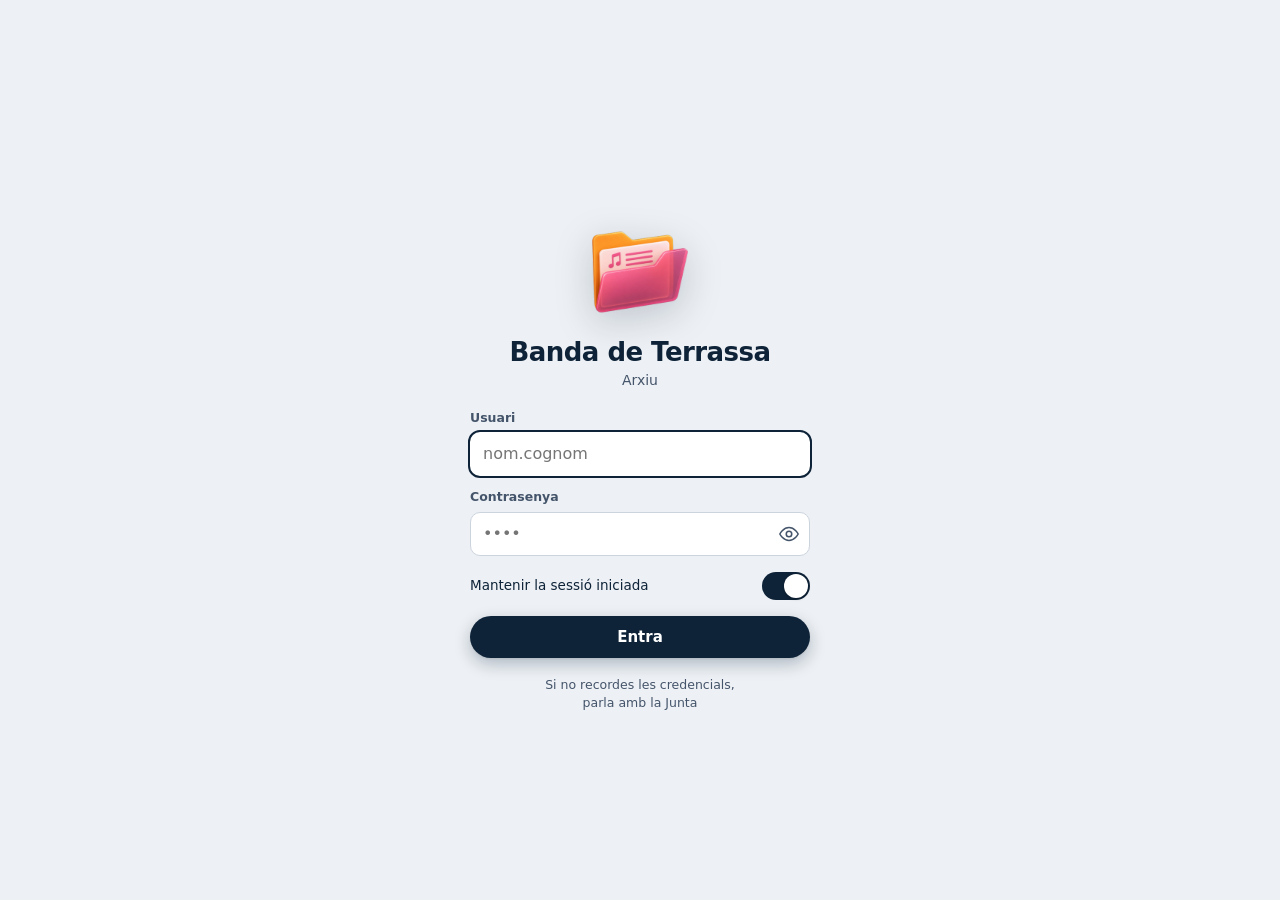
<file: index.html>
<!doctype html>
<html lang="ca"><head>
<meta charset="utf-8">
<meta name="viewport" content="width=device-width, initial-scale=1, viewport-fit=cover">
<meta name="theme-color" content="#0E2338">
<title>Arxiu · Banda de Terrassa</title>
<link rel="icon" type="image/png" sizes="16x16" href="favicon-16.png">
<link rel="icon" type="image/png" sizes="32x32" href="favicon-32.png">
<link rel="icon" type="image/png" sizes="192x192" href="favicon-192.png">
<link rel="apple-touch-icon" href="apple-touch-icon.png">
<meta name="apple-mobile-web-app-title" content="Arxiu">
<style>
:root{
  --navy:#0E2338; --bg:#F8FAFC; --surface:#FFFFFF; --ink:#0E2338; --ink-2:#44546A; --ink-3:#586578;
  --rule:#E2E8F0; --line:#CBD5E1; --band:#E6ECF3;
  --ok:#17784A; --warn:#B8860B; --warn-t:#7A5500; --warn-bg:#FBF1D4; --bad:#B3121F; --bad-bg:#FBE4E6;
  --sf:-apple-system,BlinkMacSystemFont,"SF Pro Text","SF Pro Display",system-ui,"Segoe UI",Roboto,sans-serif;
  --shadow-sm:0 1px 2px rgba(14,35,56,.08); --shadow-lg:0 8px 24px rgba(14,35,56,.18), 0 1px 3px rgba(14,35,56,.12);
  --ease-spring:cubic-bezier(.34,1.56,.64,1); --ease-out:cubic-bezier(.16,1,.3,1);
  --safe-t:env(safe-area-inset-top,0px); --safe-b:env(safe-area-inset-bottom,0px);
  color-scheme:light;
}
*{box-sizing:border-box;-webkit-tap-highlight-color:transparent}
html{-webkit-text-size-adjust:100%}
html,body{margin:0;padding:0;background:var(--bg);color:var(--ink);font-family:var(--sf);font-size:15px;line-height:1.4;-webkit-font-smoothing:antialiased}
body.locked{overflow:hidden}
button,input,select,textarea{font:inherit;color:inherit}
button{cursor:pointer}
:focus-visible{outline:2px solid var(--navy);outline-offset:2px;border-radius:6px}
h1,h2,h3,p,ul{margin:0}
.hidden{display:none!important}
.ic{width:22px;height:22px;fill:none;stroke:currentColor;stroke-width:1.9;stroke-linecap:round;stroke-linejoin:round;flex:none}

/* ---------- capçalera ---------- */
.top{position:sticky;top:-62px;z-index:20;background:var(--navy);color:#fff;border-radius:0 0 28px 28px;padding:calc(var(--safe-t) + 14px) 20px 18px}
.top-brand{max-width:680px;margin:0 auto;height:44px;display:flex;align-items:center;justify-content:space-between;gap:10px}
.brand{display:flex;align-items:center;gap:10px;min-width:0}
.lg2{width:40px;height:40px;border-radius:11px;background:#fff;display:grid;place-items:center;flex:none}
.lg2 img{width:32px;height:32px;object-fit:contain}
.brand b{display:block;font:700 17px/20px var(--sf);letter-spacing:-.3px;color:#fff;white-space:nowrap;overflow:hidden;text-overflow:ellipsis}
.brand small{display:block;font:600 13px/16px var(--sf);color:#C9D5E4}
.top-act{display:flex;gap:8px;flex:none}
.qm{width:40px;height:40px;border-radius:20px;border:0;background:rgba(255,255,255,.14);color:#fff;display:grid;place-items:center;font:700 19px/1 var(--sf);flex:none;transition:transform .15s var(--ease-spring)}
.qm:active{transform:scale(.92)}
.qm .ic{width:20px;height:20px}
.pt{max-width:680px;margin:14px auto 0;height:46px;border-radius:23px;background:rgba(255,255,255,.12);display:grid;grid-auto-flow:column;grid-auto-columns:1fr;padding:3px;gap:2px}
.pt button{border:0;background:transparent;border-radius:20px;font:700 15px/1 var(--sf);color:#C9D5E4;transition:background .2s var(--ease-out),color .2s}
.pt button.on{background:#fff;color:var(--navy)}
body[data-screen=config] .pt, body[data-screen=registrar] .pt{display:none}
body[data-screen=config] .top, body[data-screen=registrar] .top{top:0;padding-bottom:22px}

main{max-width:680px;margin:0 auto;padding:18px 20px calc(var(--safe-b) + 120px);animation:fadeUp .35s var(--ease-out)}
@keyframes fadeUp{from{opacity:0;transform:translateY(8px)}to{opacity:1;transform:none}}

/* ---------- barra inferior flotant ---------- */
.fbar{position:fixed;left:50%;transform:translateX(-50%);bottom:calc(var(--safe-b) + 14px);height:64px;border-radius:32px;background:#fff;box-shadow:var(--shadow-lg);display:flex;padding:6px;gap:4px;z-index:30}
.fbar button{width:72px;border:0;border-radius:26px;display:grid;place-items:center;background:transparent;color:var(--ink-3);transition:background .2s var(--ease-out),color .2s}
.fbar button.on{background:var(--navy);color:#fff}
.fbar .ic{width:26px;height:26px}
body[data-screen=registrar] .fbar{display:none}
.savepill{position:fixed;left:50%;transform:translateX(-50%);bottom:calc(var(--safe-b) + 92px);max-width:calc(100vw - 32px);text-align:center;background:var(--navy);color:#fff;font-size:14px;font-weight:600;padding:10px 16px;border-radius:14px;z-index:90;box-shadow:var(--shadow-lg);opacity:0;pointer-events:none;transition:opacity .25s}
.savepill.show{opacity:1}

/* ---------- cerca, comptador, vista ---------- */
.search{position:relative;display:flex;align-items:center;gap:10px;height:48px;border-radius:24px;background:#fff;border:1px solid var(--line);padding:0 8px 0 18px}
.search input{flex:1;min-width:0;border:0;outline:0;background:transparent;font:400 17px/1 var(--sf);height:46px}
.search input::placeholder{color:var(--ink-3)}
.search:focus-within{border-color:var(--navy)}
.search svg{display:none}
.cfgsearch{height:46px;min-width:0}.cfgsearch input{height:44px;font-size:16px;width:100%;min-width:0}
.search button{border:0;background:transparent;font:700 15px/1 var(--sf);color:var(--navy);height:36px;padding:0 10px;border-radius:18px;display:inline-flex;align-items:center;gap:6px;flex:none}
.fbadge{background:var(--navy);color:#fff;border-radius:10px;font-size:11px;min-width:20px;height:20px;padding:0 6px;display:inline-grid;place-items:center}
.cnt{font:400 13px/18px var(--sf);color:var(--ink-3);margin:10px 4px 0}
.lhrow{display:flex;align-items:center;justify-content:space-between;gap:10px;min-height:48px;padding:6px 0 4px}
.af{font:700 15px/20px var(--sf);min-width:0;display:flex;gap:10px;align-items:baseline;flex:1}
.aft{min-width:0;overflow:hidden;text-overflow:ellipsis;white-space:nowrap;color:var(--ink-2);font-weight:600}
.af button{flex:none;white-space:nowrap}
.af button{border:0;background:transparent;padding:0;color:var(--bad);font:700 15px/20px var(--sf)}
.viewtoggle,.seg{display:flex;border:1px solid var(--line);border-radius:16px;background:#fff;padding:2px;margin-left:auto}
.viewtoggle button{border:0;background:transparent;height:32px;width:44px;border-radius:14px;display:grid;place-items:center;color:var(--ink-2)}
.viewtoggle button.on{background:var(--navy);color:#fff}
.viewtoggle .ic{width:20px;height:20px}
.letter{font:700 13px/1 var(--sf);color:var(--ink-3);margin:18px 4px 8px}
.letter:first-child{margin-top:4px}
.cards{display:flex;flex-direction:column}
#list{padding-right:16px}
.azindex{position:fixed;right:max(2px, calc((100vw - 680px) / 2 - 22px));transform:translateY(-50%);z-index:15;display:flex;flex-direction:column;align-items:center;padding:4px 2px;touch-action:none;user-select:none;-webkit-user-select:none}
.azindex button{border:0;background:transparent;color:var(--navy);font-weight:700;line-height:1;padding:0 6px;min-height:0;display:flex;align-items:center}
.empty{padding:42px 16px;text-align:center;color:var(--ink-3)}
.empty p{margin:0 auto;max-width:36ch;font-size:15px}

/* ---------- targeta d'obra amb marc corbat ---------- */
.fr{display:block;width:100%;text-align:left;background:#fff;border:0;border-radius:16px;border-left:8px solid var(--c,var(--line));padding:13px 16px 13px 14px;margin-bottom:10px;box-shadow:var(--shadow-sm);transition:transform .18s var(--ease-spring)}
.fr[data-id],.fr[data-pid],.fr[data-oid]{cursor:pointer}
.fr[data-id]:active,.fr[data-pid]:active,.fr[data-oid]:active{transform:scale(.985)}
.fr.ok{--c:var(--ok)} .fr.warn{--c:var(--warn)} .fr.bad{--c:var(--bad)} .fr.nv{--c:var(--navy)} .fr.n{--c:var(--line)}
.fr .tt,.tt{font:700 19px/24px var(--sf);letter-spacing:-.4px;overflow-wrap:anywhere}
.fr .who{font:400 15px/20px var(--sf);color:var(--ink-2)}
.fr .st{font:600 13px/18px var(--sf);margin-top:5px;display:flex;align-items:center;gap:7px;flex-wrap:wrap}
.st.ok{color:var(--ok)} .st.warn{color:var(--warn-t)} .st.bad{color:var(--bad)}
.fr .loc,.loc{font:400 13px/18px var(--sf);color:var(--ink-3);margin-top:2px}
.flag{font:700 13px/1 var(--sf);color:var(--warn-t);background:var(--warn-bg);border-radius:12px;height:24px;padding:0 10px;display:inline-grid;place-items:center;margin-left:auto}
.fr.cmp{display:flex;align-items:center;justify-content:space-between;gap:10px;padding:11px 14px;margin-bottom:8px}
.fr.cmp .tt{font-size:17px;line-height:22px}
.fr.cmp .st{margin-top:2px}
.fr.cmp .flag{flex:none}
.fr .accbtns{display:flex;gap:8px;margin-top:12px}
.fr .reasons{margin:8px 0 0;padding-left:18px;font-size:13px;color:var(--warn-t);line-height:1.5}
.fr .ct{font:800 15px/20px var(--sf);letter-spacing:-.2px;margin-bottom:2px}
.fr.warn .ct{color:var(--warn-t)}
.fr .kv .i:first-child{border-top:0}
.fr .kv .i:last-child{padding-bottom:2px}
.fr p.t2{font:400 15px/20px var(--sf);color:var(--ink-2)}
.fr ul.t2{padding-left:18px;font:400 15px/21px var(--sf);color:var(--ink-2)}
.fr .row{display:flex;align-items:center;justify-content:space-between;gap:10px}
.fr .row > div{min-width:0}
.fr .row.prow{align-items:center}
.row .main{flex:1;min-width:0}

/* ---------- elements bàsics ---------- */
.btn{height:52px;border-radius:26px;border:0;display:inline-flex;align-items:center;justify-content:center;gap:6px;font:700 17px/1 var(--sf);background:var(--navy);color:#fff;padding:0 22px;transition:transform .2s var(--ease-spring),opacity .12s;text-decoration:none}
.btn:active{transform:scale(.97);opacity:.92}
.btn.o{background:#fff;color:var(--navy);outline:1.5px solid var(--navy);outline-offset:-1.5px}
.btn.s,.btn-sm{height:44px;padding:0 20px;font-size:15px}
.btn.bd{background:#fff;color:var(--bad);outline:1.5px solid var(--bad);outline-offset:-1.5px}
.btn.w{width:100%}
.btn:disabled{opacity:.5}
.pill{font:700 13px/1 var(--sf);height:36px;padding:0 14px;border-radius:18px;display:inline-grid;place-items:center;background:#fff;border:1px solid var(--line);color:var(--navy)}
.ib{width:40px;height:40px;border-radius:20px;border:0;display:grid;place-items:center;outline:1.5px solid var(--line);outline-offset:-1.5px;background:#fff;color:var(--navy);flex:none;transition:transform .15s var(--ease-spring)}
.ib:active{transform:scale(.92)}
.ib.d{color:var(--bad);outline-color:var(--bad)}
.ib .ic{width:20px;height:20px}
.h1{font:800 28px/32px var(--sf);letter-spacing:-.8px}
.sub{font:400 15px/20px var(--sf);color:var(--ink-2);margin-top:6px}
.hint{font:400 13px/18px var(--sf);color:var(--ink-3);margin-top:6px}
.sec-h{font:800 17px/22px var(--sf);letter-spacing:-.3px;margin:22px 0 10px;display:flex;align-items:center;gap:10px}
h3.sec{font:800 17px/22px var(--sf);letter-spacing:-.3px;margin:22px 0 10px}
h3.sec:first-child{margin-top:4px}
.seccnt{font-weight:600;color:var(--ink-2);letter-spacing:0;margin-left:6px}
.kv .i{display:flex;gap:16px;padding:13px 0;border-top:1px solid var(--rule);font:400 15px/20px var(--sf)}
.kv .k{width:128px;color:var(--ink-2);flex:none}
.kv .v{font-weight:600;flex:1;min-width:0;overflow-wrap:anywhere}
.kv .v.bad{color:var(--bad)} .kv .v.warn{color:var(--warn-t)}
.kv .v div + div{margin-top:2px}
.kv .v .sm{display:block;font-weight:400;color:var(--ink-2)}
.ia{font:700 11px/1 var(--sf);letter-spacing:.4px;color:var(--ink-3);outline:1px solid var(--line);outline-offset:-1px;border-radius:6px;padding:4px 6px;flex:none}
.ia.d{color:#C9D5E4;outline-color:rgba(255,255,255,.5)}
.err{background:var(--bad-bg);color:var(--bad);border-radius:12px;padding:10px 12px;font:600 14px/1.35 var(--sf)}

/* ---------- bandes de secció (formularis) ---------- */
.sec{margin-top:26px}
.sec.first{margin-top:22px}
.band{background:var(--band);color:var(--navy);border-radius:12px;border-left:6px solid var(--navy);height:36px;display:flex;align-items:center;padding:0 14px 0 12px;font:800 15px/20px var(--sf);letter-spacing:-.2px;margin-bottom:12px}
.hn,.fl i{font-style:normal;font-weight:400;color:var(--ink-3);margin-left:6px;font-size:13px}
.band .hn{color:var(--ink-2)}
.hn::before,.fl i::before{content:"("} .hn::after,.fl i::after{content:")"}
.fl{display:block;font:700 13px/18px var(--sf);margin:18px 0 8px}
.field{margin:0}
.field:first-child .fl{margin-top:0}
.errtext{display:none;color:var(--bad);font:600 13px/18px var(--sf);margin-top:6px}
.field.err .errtext{display:block}
.field.err .inp2,.field.err .combo-input{border-color:var(--bad)}
.field.err .three, .field.err .chips{outline:1.5px solid var(--bad);outline-offset:4px;border-radius:14px}
.inp2,.textarea,.combo-input,.inp{width:100%;height:52px;border-radius:14px;background:#fff;border:1px solid var(--line);padding:0 16px;font:400 17px/1 var(--sf);outline:none;transition:border-color .15s}
.inp2:focus,.textarea:focus,.combo-input:focus,.inp:focus{border-color:var(--navy)}
.inp2:disabled{opacity:.5}
.textarea{height:auto;min-height:96px;padding:14px 16px;line-height:1.4;resize:vertical}
.three{display:flex;gap:8px}
.three button{flex:1;min-height:52px;border-radius:14px;background:#fff;border:1.5px solid var(--line);font:700 15px/1.1 var(--sf);padding:0 6px;display:grid;place-items:center;text-align:center;transition:background .15s,color .15s,border-color .15s}
.three button.on{background:var(--navy);border-color:var(--navy);color:#fff}
.three button.on.bd{background:var(--bad);border-color:var(--bad)}
.chips{display:flex;flex-wrap:wrap;gap:8px}
.chip{min-height:40px;padding:0 14px;border-radius:20px;background:#fff;border:1.5px solid var(--line);font:700 15px/1 var(--sf);display:inline-flex;align-items:center;gap:6px;transition:background .15s,color .15s,border-color .15s}
.chip:active{transform:scale(.96)}
.chip.on{background:var(--navy);border-color:var(--navy);color:#fff}
.chip.on.bd{background:var(--bad);border-color:var(--bad)}
.chip.add{border-style:dashed;color:var(--navy)}
.chip:disabled{opacity:.4}
.chips.s .chip{min-height:38px}
.addline{display:flex;gap:8px;margin-top:10px}
.addline .inp2{flex:1;height:46px}
.addline .btn{height:46px;font-size:15px;padding:0 18px}
.link{border:0;background:transparent;color:var(--navy);font:700 13px/18px var(--sf);padding:6px 0;text-decoration:underline;text-underline-offset:3px}
.gr{width:100%;display:flex;align-items:center;gap:10px;padding:13px 0;border:0;border-top:1px solid var(--rule);background:transparent;text-align:left;font:700 15px/20px var(--sf)}
.gr > span:first-child{flex:1}
.gr .sm{font-weight:400;color:var(--ink-3);text-align:right;max-width:55%}
.gr .sm.on{font-weight:700;color:var(--bad)}
.gr .ex{color:var(--navy);width:14px;text-align:center}
.grp.dis{opacity:.4;pointer-events:none}
.grp .chips{padding-bottom:10px}
.steps{display:flex;gap:8px;align-items:center;margin-top:16px}
.steps b{width:28px;height:28px;border-radius:8px;border:1.5px solid var(--line);color:var(--ink-3);display:grid;place-items:center;font:800 13px/1 var(--sf)}
.steps b.on{background:var(--navy);color:#fff;border-color:var(--navy)}
.steps b.done{border-color:var(--ok);color:var(--ok)}
.steps i{flex:1;height:2px;background:var(--line);max-width:36px}
.foot{position:fixed;left:0;right:0;bottom:0;z-index:25;padding:14px 20px calc(var(--safe-b) + 18px);background:linear-gradient(to bottom,rgba(248,250,252,0),var(--bg) 22px);display:flex;gap:10px}
.foot .btn{flex:1}
.foot .back{flex:0 0 112px}
.foot-in{max-width:680px;margin:0 auto;width:100%;display:flex;flex-wrap:wrap;gap:10px}
.foot-in .btn.cx{flex:1 1 100%}
.foot-in .btn{flex:1} .foot-in .back{flex:0 0 112px}
.ctl{display:flex;justify-content:space-between;align-items:center}

/* ---------- pàgines a pantalla completa (fitxa, projecte, edició) ---------- */
.page{position:fixed;inset:0;z-index:50;background:var(--bg);overflow-y:auto;overscroll-behavior:contain;animation:pageIn .28s var(--ease-out)}
@keyframes pageIn{from{opacity:.4;transform:translateY(18px)}to{opacity:1;transform:none}}
.phead{background:var(--navy);color:#fff;border-radius:0 0 28px 28px;padding:calc(var(--safe-t) + 14px) 20px 24px}
.phead-in,.pbody{max-width:680px;margin:0 auto}
.ptop{display:flex;justify-content:space-between;align-items:center;height:44px}
.ptitle{display:flex;align-items:center;gap:10px;margin-top:14px;flex-wrap:wrap}
.ptitle h1{font:800 28px/32px var(--sf);letter-spacing:-.8px;color:#fff;overflow-wrap:anywhere}
.pwho{font:400 17px/22px var(--sf);color:#C9D5E4;margin-top:6px}
.pbody{padding:20px 20px calc(var(--safe-b) + 120px)}
.pbody.light{padding-top:calc(var(--safe-t) + 14px)}
.ptop.light{margin-bottom:14px}
.pbody .fr{margin-bottom:12px}
.pbody .fr .btn{margin-top:12px}
.sticky-foot{position:sticky;bottom:0;z-index:5;padding:14px 20px calc(var(--safe-b) + 18px);background:linear-gradient(to bottom,rgba(248,250,252,0),var(--bg) 22px)}
.sticky-foot .foot-in{max-width:680px}
.pickl{display:flex;flex-direction:column;background:#fff;border:1px solid var(--line);border-radius:14px;box-shadow:var(--shadow-sm);overflow:hidden;margin:8px 0 6px}
.pickrow{display:flex;align-items:center;gap:10px;min-height:56px;padding:8px 14px;border:0;border-top:1px solid var(--rule);background:transparent;text-align:left}
.pickrow:first-child{border-top:0}
.pickrow:active{background:var(--band)}
.pickrow .main{flex:1;min-width:0;display:flex;flex-direction:column}
.pickrow .title{font-weight:700;font-size:15px}
.pickrow .authors{font-size:13px;color:var(--ink-3);white-space:nowrap;overflow:hidden;text-overflow:ellipsis}
.pickplus{width:30px;height:30px;border-radius:50%;background:var(--navy);color:#fff;display:grid;place-items:center;font-weight:700;font-size:18px;flex:none}
.note-line{background:var(--band);border-radius:12px;padding:10px 12px;font:400 14px/20px var(--sf);color:var(--ink-2);margin-top:12px}
.revitem{display:flex;align-items:flex-start;gap:10px;padding:10px 0;border-top:1px solid rgba(122,85,0,.18);cursor:pointer;font:400 14px/20px var(--sf);color:var(--ink-2)}
.revitem input{flex:none;width:20px;height:20px;margin:1px 0 0;accent-color:var(--ok)}

/* ---------- fulls modals (filtres, ajuda, edicions petites) ---------- */
.sheet-bg{position:fixed;inset:0;background:rgba(14,35,56,.45);backdrop-filter:blur(3px);-webkit-backdrop-filter:blur(3px);z-index:60;display:flex;align-items:flex-end;justify-content:center;height:100%;height:100dvh;animation:fadeIn .18s ease}
@keyframes fadeIn{from{opacity:0}to{opacity:1}}
.sheet{background:#fff;width:calc(100% - 16px);max-width:600px;margin-bottom:8px;border-radius:32px;max-height:calc(100dvh - 92px);overflow-y:auto;overscroll-behavior:contain;padding:20px 20px 0;animation:sheetUp .32s var(--ease-spring)}
@keyframes sheetUp{from{transform:translateY(28px);opacity:.6}to{transform:none;opacity:1}}
.sheet-head{display:flex;align-items:flex-start;justify-content:space-between;gap:10px;position:sticky;top:-20px;background:#fff;z-index:2;padding:0 0 12px;margin-top:0}
.sheet-head .htxt{flex:1;min-width:0}
.sheet-head h2{font:800 28px/32px var(--sf);letter-spacing:-.8px}
.sheet-head .hsub{font:400 15px/20px var(--sf);color:var(--ink-2);margin-top:4px}
.sheet-close{border:1px solid var(--line);background:#fff;height:36px;padding:0 14px;border-radius:18px;display:grid;place-items:center;color:var(--navy);flex:none;font:700 13px/1 var(--sf)}
.sheet-close svg{display:none}
.sheet-close::after{content:"Tanca"}
.sheet-body{padding:4px 0 24px}
.sheet .btnbar,.btnbar{display:flex;gap:10px;position:sticky;bottom:0;z-index:3;background:linear-gradient(to bottom,rgba(255,255,255,0),#fff 16px);padding:16px 0 calc(var(--safe-b) + 16px)}
.btnbar .btn{flex:1}
.sheet .field{margin-bottom:14px}
.sheet .field label{display:block;font:700 13px/18px var(--sf);margin:0 0 8px}
.sheet .field label .opt{font-weight:400;color:var(--ink-3);font-size:13px}
.sheet .input{width:100%;height:52px;border-radius:14px;background:#fff;border:1px solid var(--line);padding:0 16px;font:400 17px/1 var(--sf);outline:none}
.sheet .input:focus{border-color:var(--navy)}
.fgroup{margin-top:4px}
.fgroup .fl{margin-top:18px}
.restsum{list-style:none;margin:4px 0 12px;padding:0;border-top:1px solid var(--rule)}
.restsum li{display:flex;justify-content:space-between;gap:12px;padding:12px 0;font-size:15px;border-bottom:1px solid var(--rule)}
.restsum b{font-variant-numeric:tabular-nums}
.help-intro{background:var(--band);border-radius:14px;padding:12px 14px;font-size:14px;color:var(--ink-2);margin:6px 0}
.help-h{font:800 17px/22px var(--sf);letter-spacing:-.3px;margin:22px 0 6px}
.help-row{display:flex;gap:12px;align-items:flex-start;padding:12px 0;border-top:1px solid var(--rule)}
.help-h + .help-row{border-top:0}
.help-row > div{font:400 14px/20px var(--sf);color:var(--ink-2)}
.help-row b{display:block;color:var(--ink);font:700 15px/20px var(--sf);margin-bottom:2px}
.swatch{width:6px;height:44px;border-radius:8px;flex:none;background:var(--c)}
.swatch.ok{--c:var(--ok)} .swatch.bad{--c:var(--bad)} .swatch.warn{--c:var(--warn)} .swatch.nv{--c:var(--navy)}
.logline{display:flex;align-items:center;justify-content:space-between;gap:10px;margin-top:22px;padding-top:14px;border-top:1px solid var(--rule);font:400 14px/20px var(--sf);color:var(--ink-2)}

/* ---------- combobox ---------- */
.combo{position:relative}
.combo-arrow{position:absolute;right:16px;top:26px;transform:translateY(-50%);color:var(--ink-3);pointer-events:none}
.combo-input{padding-right:40px}
.combo-panel{background:#fff;border:1px solid var(--line);border-radius:14px;box-shadow:var(--shadow-lg);max-height:260px;overflow-y:auto;z-index:200}
.combo-opt{min-height:48px;padding:10px 16px;font:400 15px/20px var(--sf);cursor:pointer;display:flex;align-items:center;border-top:1px solid var(--rule)}
.combo-opt:first-child{border-top:0}
.combo-opt:hover{background:var(--band)}
.combo-opt.create{color:var(--navy);font-weight:700}
.combo-empty{padding:14px;color:var(--ink-3);font-size:14px;text-align:center}
.selectedchips{display:flex;flex-wrap:wrap;gap:8px;margin-top:10px}
.selchip{display:inline-flex;align-items:center;gap:6px;background:var(--navy);color:#fff;border-radius:20px;padding:0 6px 0 14px;min-height:40px;font:700 15px/1 var(--sf)}
.selchip button{border:0;background:rgba(255,255,255,.18);width:28px;height:28px;border-radius:50%;display:grid;place-items:center;color:#fff;font-size:11px}

/* ---------- feina pendent i configuració ---------- */
.task{border-top:1px solid var(--rule)}
.taskhead{width:100%;display:flex;align-items:center;gap:12px;min-height:64px;padding:12px 0;border:0;background:transparent;text-align:left}
.tasktxt{flex:1;min-width:0;display:flex;flex-direction:column;gap:2px}
.tasktitle{font:700 17px/22px var(--sf);letter-spacing:-.3px}
.taskdesc{font:400 13px/18px var(--sf);color:var(--ink-3)}
.taskhead .count{font:700 15px/1 var(--sf);min-width:40px;height:30px;padding:0 10px;border-radius:15px;border:1px solid var(--line);background:#fff;display:grid;place-items:center;flex:none}
.taskcaret{color:var(--navy);flex:none;transition:transform .25s var(--ease-out)}
.task.open .taskcaret{transform:rotate(180deg)}
.taskbody{padding:4px 0 10px}
.taskbody h3.sec{font-size:15px;margin-top:14px}
.cfgpanel{padding:4px 0 14px}
.cfgtools{display:flex;gap:8px;align-items:center}
.cfgsearch{flex:1;margin:0}
.cfgpanel .addrow,.addrow{display:flex;gap:8px;margin-top:10px}
.addrow .input{flex:1;height:46px;border-radius:14px;border:1px solid var(--line);padding:0 16px;font:400 17px/1 var(--sf);outline:none;background:#fff}
.addrow .btn{height:46px;flex:none;font-size:15px}
.cfglist{margin-top:10px;max-height:420px;overflow-y:auto}
.cfgrow{display:flex;align-items:center;justify-content:space-between;gap:10px;padding:10px 0;border-top:1px solid var(--rule)}
.cfgname{flex:1;min-width:0}
.cfgname .nm{font:600 15px/20px var(--sf);overflow-wrap:anywhere}
.cfgname .meta{font:400 13px/18px var(--sf);color:var(--ink-3)}
.cfgacts{display:flex;gap:8px;flex:none}
.cfgempty{padding:16px;text-align:center;color:var(--ink-3)}
.iconbtn{width:40px;height:40px;border-radius:20px;border:0;display:grid;place-items:center;outline:1.5px solid var(--line);outline-offset:-1.5px;background:#fff;color:var(--navy);transition:transform .15s var(--ease-spring)}
.iconbtn:active{transform:scale(.92)}
.iconbtn.danger{color:var(--bad);outline-color:var(--bad)}
.cfgnote{font:400 13px/18px var(--sf);color:var(--ink-3);margin-top:14px}
.exportbox{display:flex;flex-direction:column;gap:10px}
.exportbox .btnrow{display:flex;flex-direction:column;gap:10px}
.exportbox .btn{width:100%}
.exportbox .btn.restore{background:#fff;color:var(--bad);outline:1.5px solid var(--bad);outline-offset:-1.5px}
.exportbox p{font:400 13px/18px var(--sf);color:var(--ink-3)}
.btn.btn-danger-ghost{background:#fff;color:var(--bad);outline:1.5px solid var(--bad);outline-offset:-1.5px}
.btn.primary{background:var(--navy);color:#fff}
.btn.ghost{background:transparent;color:var(--navy)}
.btn.pill-dark{margin:2px 0 6px;width:100%}

/* ---------- inici de sessió ---------- */
body.auth > .top, body.auth > main, body.auth > .fbar, body.auth #azindex{display:none!important}
.login{min-height:100vh;min-height:100svh;background:var(--bg);display:flex;flex-direction:column}
.lhead{background:var(--navy);color:#fff;text-align:center;border-radius:0 0 28px 28px;padding:calc(var(--safe-t) + 56px) 20px 34px}
.logo-big{width:84px;height:84px;border-radius:22px;background:#fff;display:grid;place-items:center;margin:0 auto 20px}
.logo-big img{width:64px;height:64px;object-fit:contain}
.login-h1{font:800 28px/32px var(--sf);letter-spacing:-.8px;color:#fff}
.lsub{font:600 15px/20px var(--sf);color:#C9D5E4;margin-top:4px}
.lbody{width:min(100%,420px);margin:0 auto;padding:30px 20px 40px;display:flex;flex-direction:column;gap:6px}
.lbody form{display:grid;gap:12px}
.lbody .lmuted{text-align:center;color:var(--ink-3)}
.login-foot{text-align:center;font:400 15px/20px var(--sf);color:var(--ink-2);margin-top:14px}
.lfield{display:grid;gap:8px;min-width:0}
.lfield > span{font:700 13px/18px var(--sf)}
.pass-wrap{position:relative}
.pass-wrap .inp{padding-right:48px}
.pass-toggle{position:absolute;right:6px;top:50%;transform:translateY(-50%);width:40px;height:40px;border:0;background:transparent;border-radius:50%;display:grid;place-items:center;color:var(--ink-2)}
.pass-toggle svg{width:20px;height:20px;stroke:currentColor;fill:none;stroke-width:1.8;stroke-linecap:round;stroke-linejoin:round}
.pass-toggle .slash{opacity:0} .pass-toggle[aria-pressed="true"] .slash{opacity:1}
.toggle-row{display:flex;justify-content:space-between;align-items:center;gap:12px;min-height:44px;font:400 15px/20px var(--sf)}
.switch{position:relative;width:50px;height:30px;flex:none}
.switch input{position:absolute;opacity:0;inset:0;margin:0;cursor:pointer}
.switch span{position:absolute;inset:0;border-radius:15px;background:var(--line);transition:background .15s;pointer-events:none}
.switch span::after{content:"";position:absolute;top:3px;left:3px;width:24px;height:24px;border-radius:12px;background:#fff;box-shadow:0 1px 3px rgba(0,0,0,.25);transition:transform .15s}
.switch input:checked + span{background:var(--navy)}
.switch input:checked + span::after{transform:translateX(20px)}
.lbody .btn{width:100%;margin-top:8px}

@media (prefers-reduced-motion:reduce){ *,*::before,*::after{animation:none!important;transition:none!important} }

/* ---------- fitxa i editor: llistes de files (v3) ---------- */
.gt{font:700 13px/18px var(--sf);color:var(--ink-2);margin:26px 4px 8px}
.gt.dis,.g2.dis{opacity:.4;pointer-events:none}
.g2{background:#fff;border-radius:16px;box-shadow:var(--shadow-sm);overflow:hidden}
.sheet .g2{background:var(--bg);box-shadow:none}
.rw{display:flex;align-items:center;gap:12px;min-height:56px;padding:12px 16px;border:0;border-top:1px solid var(--rule);background:transparent;width:100%;text-align:left;font:400 15px/20px var(--sf);color:var(--ink)}
.rw:first-child{border-top:0}
button.rw:active{background:var(--band)}
.rl{flex:1;color:var(--ink-2);min-width:0}
.rv{font-weight:600;text-align:right;max-width:58%;overflow-wrap:anywhere}
.rv.bad{color:var(--bad)}.rv.warn{color:var(--warn-t)}.rv.sel{color:var(--navy)}.rv.mut{color:var(--ink-3);font-weight:400}
.rv div + div{margin-top:2px}
.chv{width:16px;height:16px;fill:none;stroke:var(--ink-3);stroke-width:2.2;stroke-linecap:round;stroke-linejoin:round;flex:none;margin-left:-4px}
.ck{width:22px;height:22px;fill:none;stroke:var(--navy);stroke-width:2.6;stroke-linecap:round;stroke-linejoin:round;flex:none}
.rw.rad .rl{color:var(--ink);font-weight:600;font-size:17px}
.rw.nt{display:block}.rw.nt p{margin:4px 0 0;color:var(--ink);font:400 15px/21px var(--sf);overflow-wrap:anywhere}
label.rw .rl{color:var(--ink)}
.stat{display:flex;gap:12px;align-items:flex-start;margin:4px 4px 6px}
.stat i{width:12px;height:12px;border-radius:6px;margin-top:8px;flex:none;background:var(--c,var(--line))}
.stat.ok{--c:var(--ok)}.stat.bad{--c:var(--bad)}.stat.warn{--c:var(--warn)}
.stat b{display:block;font:800 22px/28px var(--sf);letter-spacing:-.4px}
.stat span{display:block;font:400 15px/20px var(--sf);color:var(--ink-2);margin-top:2px}
.alert{background:var(--warn-bg);border-radius:16px;padding:14px 16px;margin-top:18px}
.alert b{font:800 15px/20px var(--sf);color:var(--warn-t)}.alert p{margin:4px 0 0;font:400 15px/21px var(--sf);color:var(--ink-2)}.alert .btn{margin-top:12px;background:#fff}
.lnk{display:block;margin:26px auto 0;border:0;background:transparent;font:700 16px/22px var(--sf);padding:10px}.lnk.bad{color:var(--bad)}
.sheet .revitem{border-top:1px solid var(--rule)}

/* ---------- escriptori (≥900px): barra lateral i contingut ample. El mòbil no es toca. ---------- */
@media (min-width:768px) and (min-height:600px){
  :root{--sb:236px}
  body{padding-left:var(--sb)}
  body.auth{padding-left:0}
  .top{position:fixed;left:0;top:0;bottom:0;width:var(--sb);border-radius:0;padding:30px 20px;overflow-y:auto;z-index:40}
  body[data-screen=config] .top, body[data-screen=registrar] .top{top:0;padding-bottom:30px}
  .top-brand{height:auto;flex-direction:column;align-items:flex-start;gap:18px;max-width:none;margin:0}
  .brand b{font-size:19px;line-height:22px}
  .fbar{position:fixed;left:0;top:340px;bottom:auto;transform:none;width:var(--sb);height:auto;border-radius:0;background:transparent;box-shadow:none;flex-direction:column;padding:0 20px;gap:6px;z-index:41}
  body[data-screen=registrar] .fbar{display:flex}
  body[data-screen=config] .fbar,body[data-screen=registrar] .fbar{top:156px}
  .fbar button{width:100%;height:48px;display:flex;align-items:center;justify-content:flex-start;gap:14px;padding:0 16px;border-radius:14px;color:#C9D5E4;font:700 16px/1 var(--sf);cursor:pointer}
  .fbar button::after{content:attr(aria-label)}
  .fbar button:hover{background:rgba(255,255,255,.1)}
  .fbar button.on{background:#fff;color:var(--navy)}
  .fbar .ic{width:22px;height:22px}
  .pt{max-width:none;margin:28px 0 0;height:auto;border-radius:0;background:transparent;display:flex;flex-direction:column;padding:0 0 18px;gap:6px;border-bottom:1px solid rgba(255,255,255,.16)}
  .pt button{height:42px;text-align:left;padding:0 16px;border-radius:12px;cursor:pointer}
  .pt button:hover{background:rgba(255,255,255,.1)}
  .pt button.on{background:rgba(255,255,255,.18);color:#fff}
  .qm{cursor:pointer}
  main{max-width:1120px;padding:40px 56px 64px}
  body[data-screen=registrar] main#mainRegistrar{padding-top:40px;max-width:760px}
  main#mainConfig{max-width:880px}
  #subBiblioteca .search{max-width:680px}
  #list{display:grid;grid-template-columns:repeat(auto-fill,minmax(330px,1fr));gap:12px;padding-right:44px}
  #list > .letter{grid-column:1/-1;margin:22px 4px 2px}
  #list .fr{margin-bottom:0}
  .fr[data-id]:hover,.fr[data-pid]:hover,.fr[data-oid]:hover{box-shadow:0 4px 14px rgba(14,35,56,.14)}
  .azindex{right:16px}
  #subProjectes{display:grid;grid-template-columns:repeat(auto-fill,minmax(300px,1fr));gap:12px;align-items:start}
  #subProjectes > :not(.fr){grid-column:1/-1}
  #subProjectes .fr{margin-bottom:0}
  .taskbody .list{display:grid;grid-template-columns:repeat(auto-fill,minmax(340px,1fr));gap:12px}
  .taskbody .list .fr{margin-bottom:0}
  .page{left:var(--sb)}
  .phead-in,.pbody,.sticky-foot .foot-in{max-width:760px}
  .foot{left:var(--sb)}
  .foot-in{max-width:760px}
  .sheet-bg{align-items:center}
  .sheet{margin-bottom:0;max-width:560px;max-height:88vh;border-radius:28px}
  .savepill{left:calc(50% + var(--sb)/2);bottom:28px}
}
@media (min-width:1000px) and (min-height:600px){:root{--sb:272px}}
@media (min-width:768px) and (max-width:999px) and (min-height:600px){.brand b{font-size:16.5px}.top{padding-left:16px;padding-right:12px}}
/* iOS: en estirar la pàgina cap avall (rebot elàstic) no es veu un buit clar sobre la capçalera */
html{overscroll-behavior-y:none}
@media (max-width:767px), (max-height:599px){
  body:not(.auth){background:transparent}
  body::before{content:"";position:fixed;left:0;right:0;top:0;height:calc(var(--safe-t) + 60px);background:var(--navy);z-index:-1;pointer-events:none}
  body.auth::before{display:none}
}
/* l'estirada elàstica de la fitxa (iOS) no deixa veure fons clar sobre la capçalera: el blau s'allarga cap amunt */
.phead{position:relative}
.phead::before{content:"";position:absolute;left:0;right:0;bottom:100%;height:600px;background:var(--navy);pointer-events:none}
/* iPhone (pantalla completa): en baixar per la fitxa, la franja de la barra d'estat es manté blava i el contingut no hi llisca per sota */
.page.pnav::before{content:"";position:sticky;top:0;display:block;height:var(--safe-t);margin-bottom:calc(var(--safe-t)*-1);background:var(--navy);z-index:6}
/* ---------- entrada: mateix disseny que l'app d'assistència ---------- */
body.auth{background:#EDF0F4}
#loginScreen{position:fixed;inset:0;overflow-y:auto;background:#EDF0F4;z-index:55}
.lgn{min-height:100%;max-width:440px;margin:0 auto;display:flex;flex-direction:column;align-items:center;justify-content:center;text-align:center;gap:18px;padding:calc(var(--safe-t) + 60px) 24px 24px}
.lgn-logo{width:96px;height:96px;object-fit:contain;background:transparent;filter:drop-shadow(0 10px 18px rgba(15,34,54,.2));flex:none}
.lgn-h1{font:700 26px/1.12 var(--sf);letter-spacing:-.02em;margin:0;color:var(--ink)}
.lgn-sub{margin:4px 0 0;font-size:14px;color:var(--ink-2)}
.lgn-form{display:grid;gap:12px;width:min(100%,340px);text-align:left}
.lgn-field{display:grid;gap:6px}
.lgn-field>span{font-size:12.5px;font-weight:600;color:var(--ink-2)}
.lgn-inp{width:100%;min-height:44px;border-radius:10px;border:1px solid #CBD3DD;background:#fff;padding:0 12px;font:inherit;font-size:16px;outline:none;color:var(--ink)}
.lgn-inp:focus{outline:2px solid var(--navy);outline-offset:0;border-color:transparent}
.lgn-pw{position:relative}.lgn-pw .lgn-inp,.lgn-pw .input{padding-right:48px}
.lgn-eye{position:absolute;right:4px;top:50%;transform:translateY(-50%);width:34px;height:34px;display:grid;place-items:center;color:var(--ink-2);border:0;background:transparent}
.lgn-eye svg{width:22px;height:22px;fill:none;stroke:currentColor;stroke-width:1.7;stroke-linecap:round;stroke-linejoin:round}
.lgn-eye .slash{display:none}.lgn-eye[aria-pressed="true"] .slash{display:block}
.lgn-toggle{display:flex;justify-content:space-between;align-items:center;gap:12px;min-height:36px;font-size:13.5px;cursor:pointer}
.lsw{position:relative;display:inline-block;width:48px;height:28px;flex:none}
.lsw input{position:absolute;inset:0;width:100%;height:100%;margin:0;opacity:0;cursor:pointer;z-index:1}
.lsw>span{position:absolute;inset:0;border-radius:16px;background:#D5DBE3;transition:background .15s;pointer-events:none}
.lsw>span::after{content:"";position:absolute;left:2px;top:2px;width:24px;height:24px;border-radius:50%;background:#fff;transition:transform .15s;box-shadow:0 1px 3px rgba(0,0,0,.25)}
.lsw input:checked+span{background:var(--navy)}.lsw input:checked+span::after{transform:translateX(20px)}
.lgn-btn{width:100%;min-height:42px;border-radius:999px;border:0;background:var(--navy);color:#fff;font:600 15px var(--sf);box-shadow:0 1px 2px rgba(0,0,0,.06),0 6px 16px rgba(16,42,67,.28)}
.lgn-btn:disabled{opacity:.6}
.lgn-err{background:#F9DCDB;color:#A3231F;border-radius:10px;padding:8px 12px;font-size:13px;font-weight:600;line-height:1.35}
.lgn-foot{font-size:12.5px;color:var(--ink-2);max-width:34ch;margin:0;line-height:1.45}
.pw-sheet .sheet .lgn-field>span{font:700 13px/18px var(--sf);color:var(--ink)}
.pw-sheet .sheet .field{margin-bottom:14px}
</style>
</head>
<body data-screen="consultar">

<header class="top" id="top">
  <div class="top-brand">
    <div class="brand"><span class="lg2"><img src="logo.png" alt="Arxiu"></span><div><b id="topTitle">Banda de Terrassa</b><small id="topSub">Arxiu</small></div></div>
    <div class="top-act">
      <button class="qm" id="logoutBtn" aria-label="Tanca la sessió"><svg class="ic" viewBox="0 0 24 24"><path d="M15 8V6a2 2 0 0 0-2-2H6a2 2 0 0 0-2 2v12a2 2 0 0 0 2 2h7a2 2 0 0 0 2-2v-2"/><path d="M9 12h11m0 0-3-3m3 3-3 3"/></svg></button>
      <button class="qm" id="helpBtn" aria-label="Com funciona l'arxiu">?</button>
    </div>
  </div>
  <div class="pt" id="subviewCtl">
    <button data-sub="biblioteca" class="on">Obres</button>
    <button data-sub="projectes">Projectes</button>
    <button data-sub="pendents">Per revisar</button>
  </div>
</header>

<main id="mainConsultar">
  <div id="subBiblioteca">
    <div class="search">
      <input id="searchInput" type="text" placeholder="Cerca per títol, autor o projecte" autocomplete="off" enterkeyhint="search">
      <button id="openFilters" aria-label="Filtres">Filtres<span class="fbadge hidden" id="filterCountBadge">0</span></button>
    </div>
    <div class="cnt" id="resultCount"></div>
    <div class="lhrow" id="lhrow">
      <div class="af" id="activeFilters"></div>
      <div class="viewtoggle" role="group" aria-label="Vista">
        <button data-view="ampliada" aria-label="Vista ampliada"><svg class="ic" viewBox="0 0 24 24"><rect x="4" y="4" width="16" height="7" rx="2"/><rect x="4" y="13" width="16" height="7" rx="2"/></svg></button>
        <button data-view="compacta" aria-label="Vista compacta"><svg class="ic" viewBox="0 0 24 24"><path d="M4 6h16M4 12h16M4 18h16"/></svg></button>
      </div>
    </div>
    <div class="list" id="list"></div>
    <div class="empty hidden" id="emptyState"><p>Cap obra coincideix amb la cerca o els filtres.</p></div>
  </div>
  <div id="subProjectes" class="hidden"></div>
  <div id="subPendents" class="hidden"></div>
</main>

<main class="hidden" id="mainRegistrar"><div id="registrarForm"></div></main>

<main class="hidden" id="mainConfig"><div id="configBody"></div></main>

<nav class="fbar" aria-label="Seccions">
  <button data-screen="consultar" id="navConsultar" aria-label="Arxiu"><svg class="ic" viewBox="0 0 24 24"><path d="M4 19.5A2.5 2.5 0 0 1 6.5 17H20"/><path d="M6.5 2H20v20H6.5A2.5 2.5 0 0 1 4 19.5v-15A2.5 2.5 0 0 1 6.5 2z"/></svg></button>
  <button data-screen="registrar" id="navRegistrar" aria-label="Registrar"><svg class="ic" viewBox="0 0 24 24"><path d="M12 5v14M5 12h14"/></svg></button>
  <button data-screen="config" id="navConfig" aria-label="Configuració"><svg class="ic" viewBox="0 0 24 24"><circle cx="12" cy="12" r="3"/><path d="M19.4 15a1.65 1.65 0 0 0 .33 1.82l.06.06a2 2 0 0 1 0 2.83 2 2 0 0 1-2.83 0l-.06-.06a1.65 1.65 0 0 0-1.82-.33 1.65 1.65 0 0 0-1 1.51V21a2 2 0 0 1-2 2 2 2 0 0 1-2-2v-.09A1.65 1.65 0 0 0 9 19.4a1.65 1.65 0 0 0-1.82.33l-.06.06a2 2 0 0 1-2.83 0 2 2 0 0 1 0-2.83l.06-.06a1.65 1.65 0 0 0 .33-1.82 1.65 1.65 0 0 0-1.51-1H3a2 2 0 0 1-2-2 2 2 0 0 1 2-2h.09A1.65 1.65 0 0 0 4.6 9a1.65 1.65 0 0 0-.33-1.82l-.06-.06a2 2 0 0 1 0-2.83 2 2 0 0 1 2.83 0l.06.06a1.65 1.65 0 0 0 1.82.33H9a1.65 1.65 0 0 0 1-1.51V3a2 2 0 0 1 2-2 2 2 0 0 1 2 2v.09a1.65 1.65 0 0 0 1 1.51 1.65 1.65 0 0 0 1.82-.33l.06-.06a2 2 0 0 1 2.83 0 2 2 0 0 1 0 2.83l-.06.06a1.65 1.65 0 0 0-.33 1.82V9a1.65 1.65 0 0 0 1.51 1H21a2 2 0 0 1 2 2 2 2 0 0 1-2 2h-.09a1.65 1.65 0 0 0-1.51 1z"/></svg></button>
</nav>

<div class="savepill" id="savePill">Desat</div>

<script>


const STANDARD_ORDER = ["Flautí","Flauta","Oboè","Fagot","Clarinet","Clarinet baix","Saxo alt","Saxo tenor","Saxo baríton","Trompa","Trompeta","Trombó","Bombardí","Tuba","Percussió"];

const STATE = {
  pieces: [],   // es carreguen del servidor en entrar
  catalogs: {estils:[], autors:[], arranjadors:[], parts:[], instrumentsExterns:[], projectes:[], ubicacions:[]},
  role: 'gestio', // 'musica' | 'gestio' — demo-only toggle until real accounts exist
  screen: 'consultar',
  filters: { q:'', estil:null, projecte:null, any:null, estat:null, general:null, ubicacio:null, lloc:null, original:null, instrExtern:null },
  view: (()=>{ try{ return localStorage.getItem('arxiu.vista')==='compacta' ? 'compacta' : 'ampliada'; }catch(e){ return 'ampliada'; } })(),
};

function norm(s){ return (s||'').toString().toLowerCase().normalize('NFD').replace(/[\u0300-\u036f]/g,''); }
function esc(s){ return (s||'').toString().replace(/[&<>"']/g, m=>({'&':'&amp;','<':'&lt;','>':'&gt;','"':'&quot;',"'":'&#39;'}[m])); }
function uid(prefix){ return prefix+'_'+Math.random().toString(36).slice(2,9); }

/* ---------- nou sistema d'estat (5 etiquetes) ---------- */
function detailParts(p){
  if(p.totesFaltenParts) return 'totes';
  const clean = arr => (arr||[]).filter(x => x && x.trim().toUpperCase()!=='TOT');
  const auto = clean(p.partsNoDetectades);
  if(auto.length) return auto.join(', ');
  const manual = clean(p.faltenInventari);
  if(manual.length) return manual.join(', ');
  return '';
}
function missingCount(p){
  if(p.partsNoDetectades&&p.partsNoDetectades.length) return p.partsNoDetectades.length;
  if(p.faltenInventari&&p.faltenInventari.length) return p.faltenInventari.length;
  return 0;
}
function partsSeverity(p){
  if(p.estatParts !== 'Falten parts') return null;
  if(p.totesFaltenParts) return 'severe';
  const mcAuto = (p.partsNoDetectades||[]).length;
  const mcManual = (p.faltenInventari||[]).length;
  if(mcAuto > 0) return mcAuto <= 4 ? 'forgivable' : 'severe';
  if(mcManual > 0) return 'severe'; // font humana (Excel/Word) — mai es perdona, per poc que sigui
  return 'severe'; // "Falten parts" sense cap detall concret — es tracta amb cautela
}
/* ---------- estats de l'obra ----------
   Cada obra té dues facetes: la partitura general (G) i les parts de la banda (P).
   Cada faceta pot ser: 'ok' (la tenim), 'falta' o '?' (no ho sabem, «No ho sé»).
   Capa 1 — estat principal (una sola etiqueta): combina G i P. El vermell (el que falta) mana sobre el groc (sense verificar).
   Si l'estat és vermell i l'altra faceta és «No ho sé», se'n mostra una segona etiqueta del mateix nivell (groga).
   Capa 2 — etiqueta secundària: «Cal revisar».
   Ubicació — a la targeta, una línia petita només quan és en físic; a la fitxa, Al Box / En físic.
   Per canviar un nom o un color, només cal tocar aquestes taules. */
const ESTATS = {
  'complet':           {label:'Completa',                cls:'ok'},
  'falta-general':     {label:'Falta la general',        cls:'bad'},
  'falten':            {label:'Falten parts',            cls:'bad'},
  'falta-tot':         {label:'Falta la general i parts',cls:'bad'},
  'verificar':         {label:'Per verificar',           cls:'warn'},
  'verificar-general': {label:'General sense verificar', cls:'warn'},
  'verificar-parts':   {label:'Parts sense verificar',   cls:'warn'},
};
const FACETA = {  // com es mostra cada faceta a la fitxa i als filtres
  general: {ok:{label:'Sí', cls:'ok'},        falta:{label:'Falta', cls:'bad'},  '?':{label:'Per verificar', cls:'warn'}},
  parts:   {ok:{label:'Completes', cls:'ok'}, falta:{label:'Falten', cls:'bad'}, '?':{label:'Per verificar', cls:'warn'}},
};
function facets(p){
  const sev = partsSeverity(p);
  return {
    G: p.general==='si' ? 'ok' : p.general==='no' ? 'falta' : '?',
    P: (p.estatParts==='Completa' || sev==='forgivable') ? 'ok' : sev==='severe' ? 'falta' : '?',
    sev,
  };
}
function stateKey(G, P){
  if(G==='falta' && P==='falta') return 'falta-tot';
  if(G==='falta') return 'falta-general';
  if(P==='falta') return 'falten';
  if(G==='?' && P==='?') return 'verificar';
  if(G==='?') return 'verificar-general';
  if(P==='?') return 'verificar-parts';
  return 'complet';
}
function obraState(p){
  const {G, P, sev} = facets(p);
  const key = stateKey(G, P);
  // quan l'estat és vermell, la faceta desconeguda passa a la capa 2
  const extra = (G==='falta' && P==='?') ? ESTATS['verificar-parts'].label
              : (P==='falta' && G==='?') ? ESTATS['verificar-general'].label : '';

  return {key, ...ESTATS[key], G, P, sev, extra, detail: P==='falta' ? detailParts(p) : ''};
}
function stateText(st){ return st.label + (st.extra ? ' · '+st.extra : ''); }
/* ---------- notes de la fitxa ----------
   Tres blocs amb regles fixes.
   · Cal revisar       — incidències que requereixen feina; activen l'etiqueta i surten a «Per revisar».
   · Sobre la partitura — descripció del material (quin tipus de general hi ha, què conté la carpeta…).
   · A tenir en compte  — informació de servei: què falta comprovar, registres pendents, autoria buida.
   Les notes internes de la importació no es mostren. */
const NOTE_RULES = [  // s'aplica la primera que coincideix; si cap coincideix → «Sobre la partitura»
  {re:/^Unificada amb|^segons inventari\.?$/i, to:'ocult'},
  {re:/\.rar\b|\bzip\b|descomprimir|cal revisar/i, to:'revisar'},
];
function classifyNote(n){ const r = NOTE_RULES.find(r=>r.re.test(n)); return r ? r.to : 'partitura'; }
function obraNotes(p){
  const out = {revisar:[], partitura:[], compte:[]};
  const {G, P} = facets(p);
  // Cal revisar
  out.revisar = revisioItems(p).map(x=> x.text);
  // Sobre la partitura / notes de la importació
  (p.revisioNota||[]).forEach(n=>{ if(classifyNote(n)==='partitura') out.partitura.push(n); });
  if(p.notaPaperRevisada && p.notaPaperRevisada.length) out.partitura.push('Nota de l\'inventari en paper: «'+p.notaPaperRevisada.join('; ')+'».');
  // A tenir en compte
  if(p.nomesFisicPendent && (G==='?' || P==='?')) out.compte.push('Només registrada a l\'inventari en paper. Cal comprovar l\'inventari físic.');
  else {
    if(P==='?') out.compte.push('No s\'ha comprovat si hi ha totes les parts.');
    if(G==='?') out.compte.push('No s\'ha comprovat si hi ha la partitura general.');
  }
  if(p.pendentAcceptacio) out.compte.push('Registrada per '+(p.registradaPer||'un músic')+(p.dataRegistre? ' el '+p.dataRegistre : '')+' — pendent d\'aprovació.');
  if(!p.composer && !p.arranger) out.compte.push('No consta ni el compositor ni l\'arranjador.');
  else if(!p.composer) out.compte.push('No consta el compositor.');
  return out;
}
/* incidències de «Cal revisar»: cadascuna té una clau perquè es pugui marcar com a revisada */
function revisioItems(p){
  const out = [];
  if(p.autoriaConflicte) out.push({key:'autoria', text:'El compositor o l\'arranjador no coincideix entre les diverses còpies d\'aquesta obra — cal confirmar quin és el correcte.'});
  if(p.arranjadorRevisar) out.push({key:'arranjador', text:'El nom de l\'arranjador no s\'ha pogut normalitzar.'});
  if(p.notaPaper && p.notaPaper.length) out.push({key:'paper', text:'Hi ha una nota de l\'inventari en paper pendent de revisar: «'+p.notaPaper.join('; ')+'».'});
  (p.revisioNota||[]).forEach(n=>{ if(classifyNote(n)==='revisar') out.push({key:'nota:'+n, text:n}); });
  return out;
}
/* marca com a revisades les incidències indicades (totes si no se'n passa cap) */
function marcaRevisada(p, keys){
  keys = keys || revisioItems(p).map(x=> x.key);
  if(!keys.length) return;
  keys.forEach(k=>{
    if(k==='autoria') p.autoriaConflicte = false;
    else if(k==='arranjador') p.arranjadorRevisar = false;
    else if(k==='paper'){ p.notaPaperRevisada = [...(p.notaPaperRevisada||[]), ...(p.notaPaper||[])]; p.notaPaper = []; }
    else if(k.startsWith('nota:')){ const n = k.slice(5); p.revisioNota = (p.revisioNota||[]).filter(x=> x!==n); p.revisioFeta = [...(p.revisioFeta||[]), n]; }
  });
  p.revisada = {per: STATE.user ? STATE.user.name : '', data: new Date().toLocaleDateString('ca-ES', {day:'numeric', month:'long', year:'numeric'})};
}
/* marca «Detecció per IA»: dades obtingudes automàticament (poden tenir errors) */
function deteccioIA(p){ return !!p.origenIA || partsSeverity(p)==='forgivable'; }
function needsReview(p){ return obraNotes(p).revisar.length>0; }
function isDigital(p){ return !!p.escanejada || (p.fileCount||0)>0; }
function isFisic(p){ return !!p.enPaper || (p.ubicacioFisica&&p.ubicacioFisica.length>0); }
/* on és cada cosa: la general i les parts, cadascuna Al Box i/o En físic */
function placesOf(p){
  const base = [isDigital(p)&&'box', isFisic(p)&&'fisic'].filter(Boolean);
  return { g: p.generalNomesFisic ? ['fisic'] : base, p: p.partsNomesFisic ? ['fisic'] : base };
}
const PLACE_LABEL = {box:'Al Box', fisic:'En físic'};
function placesText(arr){ return arr.map((x,i)=> i ? PLACE_LABEL[x].toLowerCase() : PLACE_LABEL[x]).join(' i '); }

/* ---------- icones i targeta d'obra (marc corbat de color) ---------- */
const I = {
  back:'<svg class="ic" viewBox="0 0 24 24"><path d="M15 18l-6-6 6-6"/></svg>',
  edit:'<svg class="ic" viewBox="0 0 24 24"><path d="M17 3a2.83 2.83 0 1 1 4 4L7.5 20.5 2 22l1.5-5.5L17 3z"/></svg>',
  trash:'<svg class="ic" viewBox="0 0 24 24"><path d="M3 6h18"/><path d="M19 6l-1 14a2 2 0 0 1-2 2H8a2 2 0 0 1-2-2L5 6"/><path d="M10 11v6M14 11v6"/><path d="M9 6V4a1 1 0 0 1 1-1h4a1 1 0 0 1 1 1v2"/></svg>',
  close:'<svg width="18" height="18" viewBox="0 0 24 24" fill="none"><path d="M6 6l12 12M18 6L6 18" stroke="currentColor" stroke-width="2" stroke-linecap="round"/></svg>',
};
const ICO_CHEVRON = '';
function unlockBody(){ if(!document.querySelector('.page, .sheet-bg')) document.body.classList.remove('locked'); }
/* línia d'ubicació de la targeta: només quan alguna cosa és només en físic (si és al Box, primer es busca allà) */
function locLineHtml(p){
  if(!isFisic(p)) return '';
  const what = !isDigital(p) ? ['En físic']
    : [p.generalNomesFisic && facets(p).G!=='falta' && 'General només en físic', p.partsNomesFisic && facets(p).P!=='falta' && 'Parts només en físic'].filter(Boolean);
  if(!what.length) return '';
  const bits = [...what, (p.ubicacioFisica||[]).join(', ') || 'lloc sense indicar'];
  return `<div class="loc">${esc(bits.join(' · '))}</div>`;
}
/* text de l'estat: «Falten parts» (si falten totes) o «Falten parts · Clarinet, Trompeta» (si en falten de concretes) */
function stFull(st){
  const det = st.detail && st.detail!=='totes' ? ' · '+st.detail : '';
  return st.label + det + (st.extra ? ' · '+st.extra : '');
}
/* línies d'ubicació (fitxa) */
function placeLines(p){
  const d = isDigital(p), f = isFisic(p), out = [];
  if(d) out.push('Al Box');
  if(f) out.push('En físic · '+((p.ubicacioFisica||[]).join(', ') || 'lloc sense indicar'));
  if(d && f){ if(p.generalNomesFisic && facets(p).G!=='falta') out.push('General només en físic'); if(p.partsNomesFisic && facets(p).P!=='falta') out.push('Parts només en físic'); }
  return out.length ? out.map(x=>`<div>${esc(x)}</div>`).join('') : '<span class="sm">No consta enlloc</span>';
}
/* targeta d'obra (arxiu i feina pendent): el color de l'estat és el marc de l'esquerra */
function obraCardHtml(p, opts={}){
  const st = obraState(p);
  const authors = [p.composer, p.arranger?('Arr. '+p.arranger):''].filter(Boolean).join(' · ');
  const idAttr = opts.preview ? '' : `data-id="${esc(p.id)}" role="button" tabindex="0"`;
  return `<div class="fr ${st.cls}" ${idAttr}>
    <div class="tt">${esc(p.title)}</div>
    ${authors?`<div class="who">${esc(authors)}</div>`:''}
    <div class="st ${st.cls}">${esc(stFull(st))}${needsReview(p)?'<span class="flag">Cal revisar</span>':''}</div>
    ${locLineHtml(p)}
    ${opts.reasons ? `<ul class="reasons">${obraNotes(p).revisar.map(r=>`<li>${esc(r)}</li>`).join('')}</ul>` : ''}
    ${opts.accept ? `<div class="accbtns"><button class="btn s" data-accept="${esc(p.id)}">Accepta</button><button class="btn s bd" data-reject="${esc(p.id)}">Elimina</button></div>` : ''}
  </div>`;
}
function bindCards(root, open){
  open = open || openObraSmart;
  root.querySelectorAll('.fr[data-id]').forEach(c=>{
    c.addEventListener('click', ()=> open(c.dataset.id));
    c.addEventListener('keydown', e=>{ if(e.key==='Enter'||e.key===' '){ e.preventDefault(); open(c.dataset.id); } });
  });
}
function refreshViews(){
  renderList();
  if(STATE.subview==='pendents') renderPendentsView();
  if(STATE.subview==='projectes') renderProjectesView();
  if(STATE.sheetRefresh) STATE.sheetRefresh();  // fitxa de projecte oberta
}


/* ---------- servidor (Supabase, projecte «arxiu») ----------
   Les dades només es poden llegir i desar amb una sessió oberta. El servidor comprova
   el rol: amb Consulta només es poden registrar obres noves. */
const ARXIU_URL = 'https://izysqmmqbvwkkqplkjgj.supabase.co';
const ARXIU_KEY = 'sb_publishable_Vz0K9slsiDPV7FK8eCCdhg_WG3fcnBM';
class ErrorServidor extends Error { constructor(codi){ super(codi); this.codi = codi; } }
async function servidor(ruta, body){
  let r;
  try{
    r = await fetch(ARXIU_URL + ruta, {method:'POST', headers:{'Content-Type':'application/json', apikey: ARXIU_KEY}, body: JSON.stringify(body)});
  }catch(e){ throw new ErrorServidor('XARXA'); }
  const txt = await r.text(); let data = null; try{ data = txt ? JSON.parse(txt) : null; }catch(e){}
  if(!r.ok){
    const m = (data && (data.error || data.message)) || '';
    throw new ErrorServidor(/SESSIO_CADUCADA/.test(m) ? 'SESSIO' : /SENSE_PERMIS/.test(m) ? 'PERMIS' : /PROTECCIO/.test(m) ? 'PROTECCIO' : (data && data.error) || ('HTTP'+r.status));
  }
  return data;
}
const rpc = (fn, args)=> servidor('/rest/v1/rpc/'+fn, args);

/* ---------- desar i sincronitzar ----------
   SNAP és la darrera versió coneguda del servidor. Només s'envia el que ha canviat respecte a SNAP,
   juntament amb aquesta versió de base: el servidor combina els canvis camp per camp, de manera que
   si algú altre ha editat la mateixa obra (o la mateixa llista) mentrestant, no se li trepitgen els canvis.
   Les dades es tornen a demanar al servidor en tornar a l'app i cada minut, si no hi ha res obert ni pendent. */
/* SNAP.ready: només hi ha res a desar quan les dades ja s'han carregat del servidor
   (abans, les llistes buides d'una app que encara carrega semblarien canvis) */
const SNAP = {obres: new Map(), cat: new Map(), ready: false};
function snapshot(){
  SNAP.ready = true;
  SNAP.obres = new Map(STATE.pieces.map(o=> [o.id, JSON.stringify(o)]));
  SNAP.cat = new Map(Object.entries(STATE.catalogs).map(([k,v])=> [k, JSON.stringify(v)]));
}
function pendingChanges(){
  if(!SNAP.ready || !STATE.session) return null;
  const obres = [], bases = {}, esborra = [], catalegs = {}, catalegsBase = {};
  const cur = new Map(STATE.pieces.map(o=> [o.id, JSON.stringify(o)]));
  cur.forEach((j, id)=>{ const b = SNAP.obres.get(id); if(b!==j){ obres.push(JSON.parse(j)); bases[id] = b ? JSON.parse(b) : null; } });
  SNAP.obres.forEach((_, id)=>{ if(!cur.has(id)) esborra.push(id); });
  Object.entries(STATE.catalogs).forEach(([k,v])=>{ const b = SNAP.cat.get(k); if(b!==undefined && b!==JSON.stringify(v)){ catalegs[k] = JSON.parse(JSON.stringify(v)); catalegsBase[k] = b ? JSON.parse(b) : null; } });
  return (obres.length || esborra.length || Object.keys(catalegs).length) ? {obres, bases, esborra, catalegs, catalegsBase} : null;
}
const jstr = x => JSON.stringify(x);
/* versió local = versió del servidor + el que s'ha tocat aquí després d'enviar */
function rebaseObra(server, sent, local){
  const out = {...server};
  new Set([...Object.keys(sent), ...Object.keys(local)]).forEach(k=>{
    if(jstr(local[k])!==jstr(sent[k])){ if(k in local) out[k] = local[k]; else delete out[k]; }
  });
  return out;
}
function rebaseLlista(server, sent, local){
  const S = new Set(sent.map(jstr)), L = new Set(local.map(jstr));
  const out = server.filter(x=> !(S.has(jstr(x)) && !L.has(jstr(x))));
  const O = new Set(out.map(jstr));
  local.forEach(x=>{ if(!S.has(jstr(x)) && !O.has(jstr(x))) out.push(x); });
  return out;
}
function replaceInPlace(obj, data){ Object.keys(obj).forEach(k=> delete obj[k]); Object.assign(obj, data); }
function applySaveResult(canvis, r){
  r = r || {};
  let canviat = false;
  const sentObres = new Map(canvis.obres.map(o=> [o.id, o]));
  const locals = new Map(STATE.pieces.map(o=> [o.id, o]));
  (r.obres||[]).forEach(m=>{
    SNAP.obres.set(m.id, jstr(m));
    const loc = locals.get(m.id), sent = sentObres.get(m.id);
    if(loc && sent){
      const nou = rebaseObra(m, sent, loc);
      if(jstr(nou)!==jstr(loc)){ replaceInPlace(loc, nou); canviat = true; }
    }
  });
  canvis.esborra.forEach(id=> SNAP.obres.delete(id));
  const perdudes = (r.perdudes||[]).map(id=>{
    SNAP.obres.delete(id);
    const loc = locals.get(id);
    STATE.pieces = STATE.pieces.filter(x=> x.id!==id); canviat = true;
    return loc ? loc.title : id;
  });
  Object.entries(r.catalegs||{}).forEach(([k, m])=>{
    SNAP.cat.set(k, jstr(m));
    const local = STATE.catalogs[k] || [], sent = canvis.catalegs[k] || local;
    const nou = rebaseLlista(m, sent, local);
    if(jstr(nou)!==jstr(local)){
      const pool = new Map(local.map(x=> [jstr(x), x]));   // conserva els mateixos objectes (p. ex. un projecte obert)
      STATE.catalogs[k] = nou.map(x=> pool.get(jstr(x)) || x); canviat = true;
    }
  });
  if(canviat && !document.body.classList.contains('locked')){ refreshViews(); if(STATE.screen==='config') renderConfig(); }
  const avisos = [];
  if(perdudes.length) avisos.push(`Algú altre havia eliminat «${perdudes.join('», «')}»`);
  if((r.conflictes||[]).length) avisos.push(`Algú altre també havia editat «${r.conflictes.map(c=>c.title).join('», «')}». S'han combinat els canvis`);
  return avisos.join('. ');
}
let saveTimer=null, saving=false, retryDelay=0;
function persist(delay){
  clearTimeout(saveTimer);
  saveTimer = setTimeout(async ()=>{
    if(saving){ persist(); return; }
    const canvis = pendingChanges(); if(!canvis || !STATE.session) return;
    saving = true;
    try{
      const r = await rpc('desa_canvis', {p_token: STATE.session.token, p: canvis});
      const avis = applySaveResult(canvis, r);
      showSavePill(avis || 'Desat'); retryDelay = 0;
    }catch(e){
      if(e.codi==='SESSIO'){ sessionExpired(); }
      else if(e.codi==='PERMIS'){ showSavePill('No tens permís per fer aquest canvi'); await loadData(); }
      else if(e.codi==='PROTECCIO'){ showSavePill('El servidor ha bloquejat un canvi massa gran. Es tornen a carregar les dades.'); await loadData(); }
      else {
        retryDelay = Math.min(retryDelay ? retryDelay*2 : 3000, 30000);
        showSavePill('Sense connexió. Els canvis es desaran quan torni.');
        persist(retryDelay);
      }
    }finally{ saving = false; }
    if(!retryDelay && pendingChanges()) persist();   // canvis fets mentre es desava
  }, delay==null ? 300 : delay);
}
async function loadData(){
  const d = await rpc('carrega', {p_token: STATE.session.token});
  STATE.pieces = d.pieces || [];
  STATE.catalogs = Object.assign({estils:[], autors:[], arranjadors:[], parts:[], instrumentsExterns:[], projectes:[], ubicacions:[]}, d.catalogs || {});
  snapshot();
  refreshViews();
  if(STATE.screen==='config') renderConfig();
  return d.usuari;
}
/* torna a demanar les dades si no hi ha cap fitxa oberta ni canvis per desar */
let refreshing = false;
async function refreshFromServer(){
  const ocupat = ()=> !STATE.session || saving || refreshing || !!pendingChanges() || document.body.classList.contains('locked') || document.body.classList.contains('auth');
  if(ocupat()) return;
  refreshing = true;
  let d;
  try{ d = await rpc('carrega', {p_token: STATE.session.token}); }
  catch(e){ if(e.codi==='SESSIO') sessionExpired(); return; }
  finally{ refreshing = false; }
  if(ocupat()) return;
  const catalogs = Object.assign({estils:[], autors:[], arranjadors:[], parts:[], instrumentsExterns:[], projectes:[], ubicacions:[]}, d.catalogs || {});
  const pieces = d.pieces || [];
  const igualObres = pieces.length===SNAP.obres.size && pieces.every(o=> SNAP.obres.get(o.id)===jstr(o));
  const igualCat = Object.entries(catalogs).every(([k,v])=> SNAP.cat.get(k)===jstr(v));
  if(d.usuari && STATE.user && ROLE_OF[d.usuari.rol] && ROLE_OF[d.usuari.rol]!==STATE.role) setRole(ROLE_OF[d.usuari.rol]);
  if(igualObres && igualCat) return;
  STATE.pieces = pieces; STATE.catalogs = catalogs;
  snapshot();
  refreshViews();
  if(STATE.screen==='config' && !igualCat) renderConfig();
}
document.addEventListener('visibilitychange', ()=>{
  if(document.visibilityState==='visible') refreshFromServer();
  else if(pendingChanges()) persist(0);   // en sortir de l'app, desa de seguida
});
setInterval(()=>{ if(document.visibilityState==='visible') refreshFromServer(); }, 60000);
window.addEventListener('beforeunload', e=>{
  if(STATE.session && (saving || pendingChanges())){ e.preventDefault(); e.returnValue = ''; }
});
function showSavePill(txt){
  const el = document.getElementById('savePill');
  el.textContent = txt;
  el.classList.add('show');
  clearTimeout(el._t);
  el._t = setTimeout(()=> el.classList.remove('show'), 2200);
}

/* ================= USUARIS I SESSIÓ ================= */
/* Els usuaris i les contrasenyes són els de l'app d'assistència. La funció de servidor «entrar»
   els comprova allà i hi canvia la contrasenya el primer cop; el rol es recalcula a cada accés:
   músic o cap de secció → Consulta (consultar i registrar)
   director, junta o administració → Edició (editar, Per revisar i Configuració) */
const LS_SESSION = 'arxiu:sessio';
const ROLE_OF = {edicio:'gestio', consulta:'musica'};
function loadSession(){
  for(const st of [localStorage, sessionStorage]){
    try{ const x = JSON.parse(st.getItem(LS_SESSION)||'null'); if(x && x.token && new Date(x.caduca) > new Date()) return x; }catch(e){}
  }
  return null;
}
function saveSession(x, keep){
  try{ localStorage.removeItem(LS_SESSION); sessionStorage.removeItem(LS_SESSION); }catch(e){}
  if(x){ try{ (keep ? localStorage : sessionStorage).setItem(LS_SESSION, JSON.stringify(x)); }catch(e){} }
}
function setRole(r){
  STATE.role = r;
  document.getElementById('navConfig').classList.toggle('hidden', r!=='gestio');
  document.querySelector('#subviewCtl [data-sub=pendents]').classList.toggle('hidden', r!=='gestio');
  if(STATE.screen==='config' && r!=='gestio') setScreen('consultar');
  if(STATE.subview==='pendents' && r!=='gestio') document.querySelector('#subviewCtl [data-sub=biblioteca]').click();
}
function userLine(){ return STATE.user ? esc(STATE.user.name) : ''; }
async function startSession(ses){
  SNAP.ready = false;
  STATE.session = ses;
  showLoading();
  let u;
  try{ u = await loadData(); }
  catch(e){
    if(e.codi==='SESSIO'){ saveSession(null); STATE.session = null; showLogin('La sessió ha caducat. Torna a entrar.'); }
    else showLogin('No s\'ha pogut connectar amb l\'arxiu. Comprova la connexió i torna-ho a provar.');
    return;
  }
  STATE.user = {id: u.id, name: u.nom};
  document.body.classList.remove('auth');
  const lg = document.getElementById('loginScreen'); if(lg) lg.remove();
  setRole(ROLE_OF[u.rol] || 'musica');
  setScreen('consultar');
  document.querySelector('#subviewCtl [data-sub=biblioteca]').click();
  STATE.filters.q = ''; document.getElementById('searchInput').value = '';
  renderList();
}
function sessionExpired(){
  saveSession(null); STATE.session = null; STATE.user = null; SNAP.ready = false;
  document.querySelectorAll('.sheet-bg, .page').forEach(x=> x.remove()); document.body.classList.remove('locked');
  showLogin('La sessió ha caducat. Torna a entrar.');
}
function authScreen(){
  document.body.classList.add('auth');
  let el = document.getElementById('loginScreen');
  if(!el){ el = document.createElement('div'); el.id = 'loginScreen'; document.body.appendChild(el); }
  return el;
}
/* ---------- entrada i canvi de contrasenya: mateix disseny que l'app d'assistència (nom i logotip de l'Arxiu) ---------- */
const AUTH_BRAND = `<img class="lgn-logo" src="logo.png" alt="">
    <div><h1 class="lgn-h1">Banda de Terrassa</h1><p class="lgn-sub">Arxiu</p></div>`;
function showLoading(){
  authScreen().innerHTML = `<div class="lgn">${AUTH_BRAND.replace('<p class="lgn-sub">Arxiu</p>','<p class="lgn-sub">Carregant l\'arxiu…</p>')}</div>`;
}
const ICO_EYE = '<svg viewBox="0 0 24 24"><path d="M2 12s3.6-7 10-7 10 7 10 7-3.6 7-10 7-10-7-10-7z"/><circle cx="12" cy="12" r="3"/><path class="slash" d="M4 4l16 16"/></svg>';
function passFieldHtml(id, label, ac, cls){
  return `<label class="lgn-field"><span>${label}</span><div class="lgn-pw"><input class="${cls||'lgn-inp'}" id="${id}" type="password" placeholder="••••" autocomplete="${ac}">
    <button type="button" class="lgn-eye" data-eye="${id}" aria-label="Mostra la contrasenya" aria-pressed="false">${ICO_EYE}</button></div></label>`;
}
function bindEyes(el){
  el.querySelectorAll('[data-eye]').forEach(b=> b.addEventListener('click', ()=>{
    const i = el.querySelector('#'+b.dataset.eye), on = i.type==='password';
    i.type = on ? 'text' : 'password'; b.setAttribute('aria-pressed', on);
  }));
}
const ERR_ENTRAR = {credencials:'Usuari o contrasenya incorrectes', desactivat:'Aquest usuari està desactivat', massa_intents:'Massa intents fallits. Espera uns minuts i torna-ho a provar.',
  curta:'La contrasenya nova ha de tenir almenys 4 caràcters', igual:'La contrasenya nova ha de ser diferent de l\'actual'};
async function entrar(body){
  try{ return {ok: await servidor('/functions/v1/entrar', body)}; }
  catch(e){ return {err: ERR_ENTRAR[e.codi] || (e.codi==='XARXA' ? 'No s\'ha pogut connectar amb el servidor. Pot ser la xarxa (alguns wifis d\'empresa o centres bloquegen l\'accés) o una extensió del navegador: prova una altra xarxa o una finestra privada.' : 'El servidor ha respost amb un error ('+e.codi+'). Torna-ho a provar d\'aquí a una estona.')}; }
}

function showLogin(err){
  document.querySelectorAll('.sheet-bg.pw-sheet').forEach(x=> x.remove());
  const el = authScreen();
  el.innerHTML = `<div class="lgn">${AUTH_BRAND}
    <form id="loginf" class="lgn-form" autocomplete="on">
      ${err ? `<div class="lgn-err" role="alert">${esc(err)}</div>` : ''}
      <label class="lgn-field"><span>Usuari</span><input class="lgn-inp" id="lg-user" placeholder="nom.cognom" autocapitalize="none" autocorrect="off" autocomplete="username"></label>
      ${passFieldHtml('lg-pass','Contrasenya','current-password')}
      <label class="lgn-toggle"><span>Mantenir la sessió iniciada</span><span class="lsw"><input type="checkbox" id="lg-keep" checked><span></span></span></label>
      <button class="lgn-btn" type="submit">Entra</button>
    </form>
    <p class="lgn-foot">Si no recordes les credencials,<br>parla amb la Junta</p></div>`;
  bindEyes(el);
  el.querySelector('#loginf').addEventListener('submit', async e=>{
    e.preventDefault();
    const usuari = el.querySelector('#lg-user').value.trim().toLowerCase(), contrasenya = el.querySelector('#lg-pass').value;
    const mantenir = el.querySelector('#lg-keep').checked;
    if(!usuari || !contrasenya){ showLogin('Escriu l\'usuari i la contrasenya'); return; }
    const btn = e.target.querySelector('button[type=submit]'); btn.disabled = true; btn.textContent = 'Connectant…';
    const r = await entrar({usuari, contrasenya, mantenir});
    if(r.err){ showLogin(r.err); return; }
    if(r.ok.canvi_obligatori){ showFirstPassword({usuari, contrasenya, mantenir, nom: r.ok.nom}); return; }
    const ses = {token: r.ok.token, caduca: r.ok.caduca};
    saveSession(ses, mantenir); startSession(ses);
  });
  setTimeout(()=>{ const i = el.querySelector('#lg-user'); if(i && !('ontouchstart' in window)) i.focus(); }, 50);
}
/* primer accés: full «Estableix una contrasenya nova» sobre la pantalla d'entrada (val també per a l'app d'assistència) */
function showFirstPassword(c, err){
  document.querySelectorAll('.sheet-bg.pw-sheet').forEach(x=> x.remove());
  if(!document.querySelector('#loginScreen .lgn')) showLogin();
  const bg = document.createElement('div'); bg.className = 'sheet-bg pw-sheet';
  bg.innerHTML = `<div class="sheet">
    <div class="sheet-head"><div class="htxt"><h2>Estableix una contrasenya nova</h2></div></div>
    <form id="pwf" autocomplete="off"><div class="sheet-body">
      <p class="hint" style="margin:0 0 14px">Hola${c.nom?', '+esc(c.nom.split(' ')[0]):''}! És el teu primer accés. Per seguretat, estableix una contrasenya nova abans de continuar. També la faràs servir a l'app d'assistència.</p>
      ${err ? `<div class="lgn-err" role="alert" style="margin-bottom:14px">${esc(err)}</div>` : ''}
      <div class="field">${passFieldHtml('pw-new','Contrasenya nova','new-password','input')}</div>
      <div class="field">${passFieldHtml('pw-new2','Repeteix la contrasenya nova','new-password','input')}</div>
    </div>
    <div class="btnbar"><button class="btn o" type="button" id="pw-back" style="flex:1">Torna enrere</button><button class="btn" type="submit" style="flex:1">Desa</button></div></form></div>`;
  document.body.appendChild(bg);
  bindEyes(bg);
  setTimeout(()=>{ const i = bg.querySelector('#pw-new'); if(i && !('ontouchstart' in window)) i.focus(); }, 80);
  bg.querySelector('#pw-back').addEventListener('click', ()=> showLogin());
  bg.querySelector('#pwf').addEventListener('submit', async e=>{
    e.preventDefault();
    const nova = bg.querySelector('#pw-new').value, nova2 = bg.querySelector('#pw-new2').value;
    if(!nova || nova.length < 4){ showFirstPassword(c, ERR_ENTRAR.curta); return; }
    if(nova !== nova2){ showFirstPassword(c, 'Les contrasenyes noves no coincideixen'); return; }
    if(nova === c.contrasenya){ showFirstPassword(c, ERR_ENTRAR.igual); return; }
    const btn = e.target.querySelector('button[type=submit]'); btn.disabled = true; btn.textContent = 'Desant…';
    const r = await entrar({usuari: c.usuari, contrasenya: c.contrasenya, nova, mantenir: c.mantenir});
    if(r.err){ showFirstPassword(c, r.err); return; }
    bg.remove();
    const ses = {token: r.ok.token, caduca: r.ok.caduca};
    saveSession(ses, c.mantenir); startSession(ses);
  });
}
document.getElementById('logoutBtn').addEventListener('click', ()=>{
  if(!confirm('Vols tancar la sessió?')) return;
  if(STATE.session) rpc('tanca_sessio', {p_token: STATE.session.token}).catch(()=>{});
  saveSession(null); STATE.session = null; STATE.user = null;
  clearTimeout(saveTimer);
  STATE.pieces = []; snapshot(); SNAP.ready = false;
  document.querySelectorAll('.sheet-bg, .page').forEach(x=> x.remove()); document.body.classList.remove('locked');
  showLogin();
});

function setScreen(s){
  STATE.screen = s;
  document.body.dataset.screen = s;
  document.getElementById('mainConsultar').classList.toggle('hidden', s!=='consultar');
  document.getElementById('mainRegistrar').classList.toggle('hidden', s!=='registrar');
  document.getElementById('mainConfig').classList.toggle('hidden', s!=='config');
  document.getElementById('navConsultar').classList.toggle('on', s==='consultar');
  document.getElementById('navRegistrar').classList.toggle('on', s==='registrar');
  document.getElementById('navConfig').classList.toggle('on', s==='config');
  window.scrollTo(0,0);
  if(s==='registrar') renderRegistrar();
  if(s==='config') renderConfig();
  renderAzIndex();
}
document.querySelectorAll('.fbar button[data-screen]').forEach(b=> b.addEventListener('click', ()=> setScreen(b.dataset.screen)));


/* ================= CONSULTAR: subvistes ================= */
STATE.subview = 'biblioteca';
document.querySelectorAll('#subviewCtl button[data-sub]').forEach(b=>{
  b.addEventListener('click', ()=>{
    STATE.subview = b.dataset.sub;
    document.querySelectorAll('#subviewCtl button[data-sub]').forEach(x=>x.classList.toggle('on', x===b));
    document.getElementById('subBiblioteca').classList.toggle('hidden', STATE.subview!=='biblioteca');
    document.getElementById('subProjectes').classList.toggle('hidden', STATE.subview!=='projectes');
    document.getElementById('subPendents').classList.toggle('hidden', STATE.subview!=='pendents');
    if(STATE.subview==='projectes') renderProjectesView();
    if(STATE.subview==='pendents') renderPendentsView();
    renderAzIndex();
  });
});

function obresDe(projecteId){ return STATE.pieces.filter(p=> (p.aparicions||[]).some(a=>a.projecteId===projecteId)); }
function projStats(pid){
  const list = obresDe(pid);
  const s = {n:list.length, complet:0, falta:0, verificar:0};
  list.forEach(p=>{ const c = obraState(p).cls; if(c==='ok') s.complet++; else if(c==='bad') s.falta++; else s.verificar++; });
  return s;
}

STATE.pq = '';
function renderProjectesView(){
  const root = document.getElementById('subProjectes');
  const q = norm(STATE.pq);
  const prs = STATE.catalogs.projectes.filter(p=> !q || norm([p.name,p.year].join(' ')).includes(q));
  const byYear = {};
  prs.forEach(p=>{ const k = p.year || 'Sense any'; (byYear[k]=byYear[k]||[]).push(p); });
  const keys = Object.keys(byYear).sort((a,b)=> a==='Sense any'?1 : b==='Sense any'?-1 : b-a);
  root.innerHTML = `
    <div class="search"><input id="pqInput" type="text" placeholder="Cerca un projecte…" value="${esc(STATE.pq)}" autocomplete="off"></div>
    ${STATE.role==='gestio' ? `<button class="btn w" id="newProj" style="margin-top:12px">Nou projecte</button>` : ''}
    ${keys.map(k=>`<h3 class="sec">${esc(String(k))}</h3>${byYear[k].slice().sort((a,b)=>a.name.localeCompare(b.name,'ca')).map(pr=>{
      const s = projStats(pr.id);
      return `<div class="fr nv" data-pid="${esc(pr.id)}" role="button" tabindex="0"><div class="tt">${esc(pr.name)}</div><div class="who">${s.n} partitur${s.n===1?'a':'es'}</div></div>`;
    }).join('')}`).join('') || '<div class="empty"><p>Cap projecte.</p></div>'}
  `;
  const inp = document.getElementById('pqInput');
  inp.addEventListener('input', ()=>{ STATE.pq = inp.value; const pos = inp.selectionStart; renderProjectesView(); const n=document.getElementById('pqInput'); n.focus(); n.setSelectionRange(pos,pos); });
  root.querySelectorAll('[data-pid]').forEach(b=>{
    b.addEventListener('click', ()=> openProjecteSmart(b.dataset.pid));
    b.addEventListener('keydown', e=>{ if(e.key==='Enter'||e.key===' '){ e.preventDefault(); openProjecteSmart(b.dataset.pid); } });
  });
  const newBtn = document.getElementById('newProj');
  if(newBtn) newBtn.addEventListener('click', ()=> editProjecte(null, ()=> renderProjectesView()));
}

function openProjecteSheet(pid){
  const canEdit = STATE.role==='gestio';
  const el = document.createElement('div'); el.className='page';
  document.body.appendChild(el); document.body.classList.add('locked');
  let q = '', editing = false, toAdd = new Set(), toRm = new Set();
  const dirty = ()=> toAdd.size || toRm.size;
  function close(){
    if(editing && dirty() && !confirm('Hi ha canvis al repertori sense desar. Vols descartar-los?')) return;
    STATE.sheetRefresh = null; el.remove(); unlockBody(); refreshViews();
  }
  function save(){
    const pr = projById(pid);
    toAdd.forEach(id=>{ const p = STATE.pieces.find(x=>x.id===id); if(!p) return; p.aparicions = p.aparicions||[];
      if(!p.aparicions.some(a=>a.projecteId===pid)) p.aparicions.push({projecteId:pid, projecte:pr.name, any:pr.year||null, seccio:null, fitxers:0, estatParts:p.estatParts}); });
    toRm.forEach(id=>{ const p = STATE.pieces.find(x=>x.id===id); if(p) p.aparicions = (p.aparicions||[]).filter(a=>a.projecteId!==pid); });
    if(dirty()){ persist(); showSavePill('Repertori desat'); }
    toAdd = new Set(); toRm = new Set(); editing = false; q = ''; render();
  }
  function render(){
    const pr = projById(pid); if(!pr){ STATE.sheetRefresh = null; el.remove(); unlockBody(); return; }
    const sc = el.scrollTop;
    const obres = [...obresDe(pid).filter(p=> !toRm.has(p.id)), ...[...toAdd].map(id=> STATE.pieces.find(x=>x.id===id)).filter(Boolean)]
      .sort((a,b)=>a.title.localeCompare(b.title,'ca'));
    const nq = norm(q);
    const results = nq.length>=2 ? STATE.pieces.filter(p=> !obres.includes(p) && searchText(p).includes(nq)).sort((a,b)=>a.title.localeCompare(b.title,'ca')).slice(0,12) : [];
    el.innerHTML = `<div class="pbody light">
      ${editing ? '' : `<div class="ptop light"><button class="ib" id="pjClose" aria-label="Enrere">${I.back}</button></div>`}
      <div style="display:flex;align-items:center;gap:12px"><h1 class="h1" style="flex:1;min-width:0;overflow-wrap:anywhere">${esc(pr.name)}</h1>${editing?`<button class="ib" id="pjData" aria-label="Edita el nom, l'any o l'enllaç">${I.edit}</button>`:''}</div>
      <div class="sub">${pr.year||'Sense any'}${editing?' · Estàs editant el repertori':''}</div>
      ${!editing && pr.link?`<a class="btn s" style="margin-top:16px" href="${esc(pr.link)}" target="_blank" rel="noopener">Obre la carpeta a Box</a>`:''}
      ${editing?`<div class="search" style="margin-top:16px"><input id="pjAdd" type="text" placeholder="Afegeix una obra al repertori" autocomplete="off" value="${esc(q)}"></div>
        ${nq.length>=2?`<div class="pickl">${results.map(p=>`<button class="pickrow" data-add="${esc(p.id)}"><span class="main"><span class="title">${esc(p.title)}</span><span class="authors">${esc([p.composer,p.arranger?('Arr. '+p.arranger):''].filter(Boolean).join(' · '))}</span></span><span class="pickplus">+</span></button>`).join('') || '<p class="hint" style="margin:10px 14px">Cap obra coincideix, o ja és al repertori.</p>'}</div>`:''}`:''}
      <h3 class="sec">Repertori <span class="seccnt">${obres.length}</span></h3>
      ${obres.map(o=>{ const st=obraState(o); return `<div class="fr ${st.cls}" data-oid="${esc(o.id)}" role="button" tabindex="0"><div class="row prow"><div class="main">
          <div class="tt" style="font-size:17px;line-height:22px">${esc(o.title)}</div>
          <div class="who">${esc([o.composer,o.arranger?('Arr. '+o.arranger):''].filter(Boolean).join(' · '))}</div>
          <div class="st ${st.cls}">${esc(stFull(st))}</div></div>
          ${editing?`<button class="ib d" data-rm="${esc(o.id)}" aria-label="Treu del repertori">${I.trash}</button>`:''}</div></div>`; }).join('') || '<p class="hint" style="padding:8px 4px">Encara no hi ha cap obra al repertori d\'aquest projecte.</p>'}
    </div>
    ${canEdit ? `<div class="sticky-foot"><div class="foot-in">${editing
      ? `<button class="btn o back" id="pjCancel2">Cancel·la</button><button class="btn" id="pjSave">Desa</button>`
      : `<button class="btn" id="pjEdit">Edita</button>`}</div></div>` : ''}`;
    el.scrollTop = sc;
    const on = (sel, fn)=>{ const x = el.querySelector(sel); if(x) x.addEventListener('click', fn); };
    on('#pjClose', close);
    on('#pjEdit', ()=>{ editing = true; render(); });
    const cancel = ()=>{ toAdd = new Set(); toRm = new Set(); editing = false; q = ''; render(); };
    on('#pjCancel', cancel); on('#pjCancel2', cancel);
    on('#pjSave', save);
    on('#pjData', ()=> editProjecte(pid, render));
    const inp = el.querySelector('#pjAdd');
    if(inp){ inp.addEventListener('input', ()=>{ q = inp.value; const pos = inp.selectionStart; render(); const n = el.querySelector('#pjAdd'); n.focus(); n.setSelectionRange(pos,pos); }); }
    el.querySelectorAll('[data-add]').forEach(b=> b.addEventListener('click', ()=>{ const id = b.dataset.add; if(toRm.has(id)) toRm.delete(id); else toAdd.add(id); q=''; render(); }));
    el.querySelectorAll('[data-rm]').forEach(b=> b.addEventListener('click', e=>{ e.stopPropagation(); const id = b.dataset.rm; if(toAdd.has(id)) toAdd.delete(id); else toRm.add(id); render(); }));
    el.querySelectorAll('[data-oid]').forEach(r=> r.addEventListener('click', ()=> openObraSmart(r.dataset.oid)));
  }
  STATE.sheetRefresh = ()=>{ if(!editing) render(); };
  render();
}


/* Per revisar: cada grup és una llista de tasques. Per afegir-ne un, n'hi ha prou amb una línia nova. */
const TASQUES = [
  {key:'acceptar',   title:'Registres per acceptar',  desc:'Obres registrades per músics que Junta ha d\'acceptar.', test:p=>p.pendentAcceptacio, accept:true},
  {key:'revisar',    title:'Cal revisar',             desc:'Incidències concretes: notes de l\'inventari, autoria dubtosa, noms per normalitzar o fitxers per obrir.', test:p=>needsReview(p) && !p.pendentAcceptacio, reasons:true},
  {key:'vparts',     title:'Parts sense verificar',   desc:'Cal comprovar a l\'arxiu quines parts hi ha.', test:p=>facets(p).P==='?', byPlace:true},
  {key:'vgeneral',   title:'General sense verificar', desc:'Cal comprovar a l\'arxiu si hi ha la partitura general.', test:p=>facets(p).G==='?', byPlace:true},
  {key:'compositor', title:'Sense compositor',        desc:'Falta el nom del compositor.', test:p=>!p.composer},
];
STATE.openTask = undefined;
function renderPendentsView(){
  const root = document.getElementById('subPendents');
  const canEdit = STATE.role==='gestio';
  const byTitle = (a,b)=>a.title.localeCompare(b.title,'ca');
  const groups = TASQUES.map(t=>({...t, items: STATE.pieces.filter(t.test).sort(byTitle)})).filter(g=>g.items.length);
  if(STATE.openTask===undefined) STATE.openTask = groups.some(g=>g.key==='acceptar') ? 'acceptar' : null;

  function bodyHtml(g){
    if(!g.byPlace) return `<div class="list">${g.items.map(p=>obraCardHtml(p,{reasons:g.reasons, accept:g.accept&&canEdit})).join('')}</div>`;
    const buckets = {};
    g.items.forEach(p=>{
      const k = (p.ubicacioFisica&&p.ubicacioFisica.length) ? p.ubicacioFisica.join(' · ') : (isFisic(p) ? 'En físic, lloc sense indicar' : 'Sense ubicació física');
      (buckets[k]=buckets[k]||[]).push(p);
    });
    return Object.keys(buckets).sort((a,b)=>buckets[b].length-buckets[a].length).map(k=>
      `<h3 class="sec">${esc(k)} <span class="seccnt">${buckets[k].length}</span></h3><div class="list">${buckets[k].map(p=>obraCardHtml(p)).join('')}</div>`).join('');
  }

  root.innerHTML = groups.length ? groups.map(g=>`
    <section class="task ${STATE.openTask===g.key?'open':''}">
      <button class="taskhead" data-task="${g.key}" aria-expanded="${STATE.openTask===g.key}">
        <span class="tasktxt"><span class="tasktitle">${esc(g.title)}</span><span class="taskdesc">${esc(g.desc)}</span></span>
        <span class="count">${g.items.length}</span>
        <svg class="taskcaret" width="16" height="16" viewBox="0 0 24 24" fill="none"><path d="M6 9l6 6 6-6" stroke="currentColor" stroke-width="2" stroke-linecap="round" stroke-linejoin="round"/></svg>
      </button>
      ${STATE.openTask===g.key ? `<div class="taskbody">${bodyHtml(g)}</div>` : ''}
    </section>`).join('')
    : '<div class="empty"><p>No hi ha feina pendent.</p></div>';

  root.querySelectorAll('[data-task]').forEach(h=> h.addEventListener('click', ()=>{
    STATE.openTask = STATE.openTask===h.dataset.task ? null : h.dataset.task;
    renderPendentsView();
  }));
  root.querySelectorAll('[data-accept]').forEach(b=> b.addEventListener('click', e=>{
    e.stopPropagation();
    const p = STATE.pieces.find(x=>x.id===b.dataset.accept);
    if(p){ p.pendentAcceptacio=false; persist(); renderPendentsView(); }
  }));
  root.querySelectorAll('[data-reject]').forEach(b=> b.addEventListener('click', e=>{
    e.stopPropagation();
    if(!confirm('Segur que vols eliminar aquest registre pendent? No es pot desfer.')) return;
    STATE.pieces = STATE.pieces.filter(x=>x.id!==b.dataset.reject);
    persist(); renderPendentsView();
  }));
  bindCards(root, id=> openEditPiece(id));
}

/* ================= CONSULTAR ================= */
function projectYears(){ return [...new Set(STATE.catalogs.projectes.map(p=>p.year).filter(Boolean))].sort((a,b)=>b-a); }
function projById(id){ return STATE.catalogs.projectes.find(p=>p.id===id); }
function projLabel(p){
  const n = p.aparicions ? p.aparicions.length : 0;
  if(n===0) return 'Sense projecte';
  if(n===1) return p.aparicions[0].projecte + (p.aparicions[0].any? ' · '+p.aparicions[0].any : '');
  return n+' projectes';
}

/* text on es busca: totes les metadades de l'obra. Cada paraula de la cerca ha d'aparèixer en algun camp. */
function searchText(p){
  const st = obraState(p), n = obraNotes(p);
  const fields = [
    p.title, p.titolBox, p.composer, p.arranger, p.de, p.estil, p.obs,
    ...(p.aparicions||[]).map(a=>{ const pr = projById(a.projecteId); return [pr?pr.name:a.projecte, pr?pr.year:a.any, a.seccio].join(' '); }),
    ...(p.specials||[]), ...(p.partsDetectades||[]), ...(p.faltenInventari||[]), ...(p.partsNoDetectades||[]),
    ...(p.ubicacioFisica||[]), isDigital(p)?'box digital':'', isFisic(p)?'fisic paper':'', (isFisic(p)&&!isDigital(p))?'nomes en fisic':'',
    st.label, st.extra, needsReview(p)?'cal revisar':'', p.original===true?'original comprada':'',
    ...n.revisar, ...n.partitura, ...(p.revisioNota||[]),
  ];
  return norm(fields.filter(Boolean).join(' · '));
}

/* ---------- cerca, filtres i llista ---------- */
function matches(p, f){
  f = f || STATE.filters;
  if(f.q){
    const hay = searchText(p);
    if(!norm(f.q).split(/\s+/).filter(Boolean).every(w=> hay.includes(w))) return false;
  }
  if(f.estil && p.estil!==f.estil) return false;
  if(f.estat && facets(p).P!==f.estat) return false;
  if(f.general && facets(p).G!==f.general) return false;
  if(f.ubicacio==='fisic' && !isFisic(p)) return false;
  if(f.ubicacio==='nomesfisic' && !(isFisic(p) && !isDigital(p))) return false;
  if(f.ubicacio==='digital' && !isDigital(p)) return false;
  if(f.lloc && !(p.ubicacioFisica||[]).includes(f.lloc)) return false;
  if(f.original && p.original!==(f.original==='si')) return false;
  if(f.instrExtern && !(p.specials||[]).includes(f.instrExtern)) return false;
  return true;
}
function filterWords(f){
  const w = [];
  if(f.estil) w.push(f.estil);
  if(f.general) w.push('General: '+FACETA.general[f.general].label.toLowerCase());
  if(f.estat) w.push('Parts: '+FACETA.parts[f.estat].label.toLowerCase());
  if(f.ubicacio) w.push(f.ubicacio==='digital' ? 'Al Box' : 'En físic');
  if(f.lloc) w.push(f.lloc);
  if(f.original) w.push(f.original==='si' ? 'Originals' : 'Còpies');
  if(f.instrExtern) w.push(f.instrExtern);
  return w;
}
function clearFilters(){
  STATE.filters = {q:STATE.filters.q, estil:null, projecte:null, any:null, estat:null, general:null, ubicacio:null, lloc:null, original:null, instrExtern:null};
}
function renderList(){
  const filtered = STATE.pieces.filter(p=>matches(p)).sort((a,b)=>a.title.localeCompare(b.title,'ca'));
  document.getElementById('resultCount').textContent = filtered.length===STATE.pieces.length ? `${filtered.length} obres` : `${filtered.length} de ${STATE.pieces.length} obres`;
  const words = filterWords(STATE.filters);
  const badge = document.getElementById('filterCountBadge');
  if(words.length>0){ badge.textContent = words.length; badge.classList.remove('hidden'); } else badge.classList.add('hidden');
  const af = document.getElementById('activeFilters');
  af.innerHTML = words.length ? `<span class="aft">${esc(words.join(' · '))}</span><button id="afClear">${words.length>1?'Treu els filtres':'Treu el filtre'}</button>` : '';
  const clr = document.getElementById('afClear');
  if(clr) clr.addEventListener('click', ()=>{ clearFilters(); renderList(); });

  const list = document.getElementById('list');
  const empty = document.getElementById('emptyState');
  if(filtered.length===0){ list.classList.add('hidden'); empty.classList.remove('hidden'); renderAzIndex(); return; }
  list.classList.remove('hidden'); empty.classList.add('hidden');

  list.classList.toggle('compact', STATE.view==='compacta');
  list.innerHTML = groupedHtml(filtered, STATE.view==='compacta');
  bindCards(list);
  renderAzIndex();
}
/* llista agrupada per inicial (les dues vistes). Compacta: una fila per obra; el color del marc és l'estat */
function groupedHtml(items, compact){
  let letter = null, out = '';
  items.forEach(p=>{
    const l = (norm(p.title).match(/[a-z0-9]/)||['#'])[0].toUpperCase();
    const L = /[0-9]/.test(l) ? '#' : l;
    if(L!==letter){ out += `<div class="letter" id="letter-${L}">${L}</div>`; letter = L; }
    if(!compact){ out += obraCardHtml(p); return; }
    const st = obraState(p);
    const who = p.composer || (p.arranger ? 'Arr. '+p.arranger : '');
    out += `<div class="fr cmp ${st.cls}" data-id="${esc(p.id)}" role="button" tabindex="0" title="${esc(stFull(st))}">
      <div style="min-width:0"><div class="tt">${esc(p.title)}</div>${who?`<div class="who" style="font-size:14px;line-height:18px">${esc(who)}</div>`:''}
      ${st.cls!=='ok'?`<div class="st ${st.cls}">${esc(stFull(st))}</div>`:''}</div>
      ${needsReview(p)?'<span class="flag">Cal revisar</span>':''}
    </div>`;
  });
  return out;
}
/* índex alfabètic lateral, com a Contactes d'iOS */
function renderAzIndex(){
  let el = document.getElementById('azindex');
  const show = STATE.screen==='consultar' && STATE.subview!=='projectes' && STATE.subview!=='pendents';
  const letters = show ? [...document.querySelectorAll('#list .letter')].map(h=>h.textContent) : [];
  if(letters.length < 4){ if(el) el.remove(); return; }
  if(!el){ el = document.createElement('nav'); el.id = 'azindex'; el.className = 'azindex'; el.setAttribute('aria-label','Índex alfabètic'); document.body.appendChild(el); }
  el.innerHTML = letters.map(l=>`<button data-l="${l}">${l}</button>`).join('');
  layoutAzIndex();
  const go = l=>{ const h = document.getElementById('letter-'+l); if(h) window.scrollTo({top: h.getBoundingClientRect().top + scrollY - document.querySelector('.top').getBoundingClientRect().bottom - 6}); };
  const pick = e=>{ const t = e.touches ? e.touches[0] : e; const b = document.elementFromPoint(t.clientX, t.clientY); if(b && b.dataset && b.dataset.l) go(b.dataset.l); };
  el.onclick = pick; el.ontouchstart = e=>{ e.preventDefault(); pick(e); }; el.ontouchmove = e=>{ e.preventDefault(); pick(e); };
}
/* l'índex ocupa l'espai lliure entre la barra d'eines de la llista (o la capçalera, en fer scroll) i la barra inferior */
function layoutAzIndex(){
  const el = document.getElementById('azindex'); if(!el) return;
  const n = el.children.length;
  const top = Math.max(document.querySelector('.top').getBoundingClientRect().bottom, document.querySelector('#lhrow').getBoundingClientRect().bottom) + 8;
  const bottom = document.querySelector('.fbar').getBoundingClientRect().top - 8;
  const h = Math.max(8, Math.min(18, (bottom - top) / n));
  el.style.top = (top + (bottom - top) / 2) + 'px';
  [...el.children].forEach(b=>{ b.style.height = h+'px'; b.style.fontSize = Math.min(11, h - 1)+'px'; });
}
window.addEventListener('scroll', layoutAzIndex, {passive:true});
window.addEventListener('resize', layoutAzIndex);
function setView(v){
  STATE.view = v;
  try{ localStorage.setItem('arxiu.vista', v); }catch(e){}
  document.querySelectorAll('[data-view]').forEach(b=> b.classList.toggle('on', b.dataset.view===v));
  renderList();
}
document.querySelectorAll('[data-view]').forEach(b=> b.addEventListener('click', ()=> setView(b.dataset.view)));
document.getElementById('searchInput').addEventListener('input', e=>{ STATE.filters.q = e.target.value; renderList(); });

function chipHtml(label, on, group, value){
  const v = value===undefined? label : value;
  return `<button class="chip ${on?'on':''}" data-group="${group}" data-value="${esc(String(v))}">${esc(String(label))}</button>`;
}
function openFilters(){
  const f = STATE.filters;
  const bg = document.createElement('div'); bg.className='sheet-bg';
  const draft = {...f};
  const none = t=> `<span class="hint" style="margin:0">${t}</span>`;
  bg.innerHTML = `<div class="sheet">
    <div class="sheet-head"><div class="htxt"><h2>Filtres</h2></div>
      <button class="sheet-close" id="fClose" aria-label="Tanca"><svg width="18" height="18" viewBox="0 0 24 24" fill="none"><path d="M6 6l12 12M18 6L6 18" stroke="currentColor" stroke-width="2" stroke-linecap="round"/></svg></button>
    </div>
    <div class="sheet-body">
      <div class="fgroup"><div class="fl">Estil</div>
      <div class="chips">${STATE.catalogs.estils.length ? STATE.catalogs.estils.map(e=>chipHtml(e,f.estil===e,'estil')).join('') : none('Encara no hi ha estils registrats.')}</div></div>

      <div class="fgroup"><div class="fl">Partitura general (director)</div>
      <div class="chips">${Object.entries(FACETA.general).map(([k,g])=>chipHtml(g.label, f.general===k,'general',k)).join('')}</div></div>

      <div class="fgroup"><div class="fl">Parts dels instruments (músic)</div>
      <div class="chips">${Object.entries(FACETA.parts).map(([k,e])=>chipHtml(e.label, f.estat===k,'estat',k)).join('')}</div></div>

      <div class="fgroup"><div class="fl">Ubicació</div>
      <div class="chips">${chipHtml('Al Box', f.ubicacio==='digital','ubicacio','digital')}${chipHtml('En físic', f.ubicacio==='fisic','ubicacio','fisic')}</div>
      ${(STATE.catalogs.ubicacions||[]).length>1 ? `<div class="chips" style="margin-top:8px">${STATE.catalogs.ubicacions.map(u=>chipHtml(u, f.lloc===u,'lloc',u)).join('')}</div>` : ''}</div>

      <div class="fgroup"><div class="fl">Partitura original</div>
      <div class="chips">${chipHtml('Originals', f.original==='si','original','si')}${chipHtml('Còpies', f.original==='no','original','no')}</div></div>

      ${STATE.catalogs.instrumentsExterns.length ? `<div class="fgroup"><div class="fl">Instrumentació extra</div>
      <div class="chips">${STATE.catalogs.instrumentsExterns.map(i=>chipHtml(i, f.instrExtern===i,'instrExtern',i)).join('')}</div></div>` : ''}
    </div>
    <div class="btnbar">
      <button class="btn o" id="fReset" style="flex:0 0 112px">Neteja</button>
      <button class="btn" id="fApply" style="flex:1">Mostra obres</button>
    </div>
  </div>`;
  document.body.appendChild(bg); document.body.classList.add('locked');
  const apply = bg.querySelector('#fApply');
  const count = ()=>{ const n = STATE.pieces.filter(p=>matches(p, {...f, ...draft})).length; apply.textContent = `Mostra ${n} ${n===1?'obra':'obres'}`; };
  count();
  bg.querySelectorAll('.chip[data-group]').forEach(c=>{
    c.addEventListener('click', ()=>{
      const g = c.dataset.group, v = c.dataset.value;
      draft[g] = draft[g]===v ? null : v;
      bg.querySelectorAll(`.chip[data-group="${g}"]`).forEach(x=> x.classList.toggle('on', draft[g]!==null && x.dataset.value===draft[g]));
      count();
    });
  });
  function close(){ bg.remove(); unlockBody(); }
  bg.querySelector('#fClose').addEventListener('click', close);
  bg.addEventListener('click', e=>{ if(e.target===bg) close(); });
  bg.querySelector('#fReset').addEventListener('click', ()=>{ clearFilters(); renderList(); close(); });
  apply.addEventListener('click', ()=>{ Object.assign(STATE.filters, draft); renderList(); close(); });
}
document.getElementById('openFilters').addEventListener('click', openFilters);


/* ---------- fitxa de l'obra: estat a dalt i files agrupades ---------- */
function openDetail(id){
  const p = STATE.pieces.find(x=>x.id===id);
  if(!p) return;
  const st = obraState(p);
  const n = obraNotes(p);
  const aparicions = (p.aparicions||[]).slice().sort((a,b)=>(b.any||0)-(a.any||0));
  const canEdit = STATE.role==='gestio';
  const gl = FACETA.general[st.G], pl = FACETA.parts[st.P];
  const partsTxt = st.P==='falta' ? 'Falten' + (st.detail && st.detail!=='totes' ? ' '+st.detail : st.detail==='totes' ? ' totes' : '') : pl.label;
  const who = [p.composer, p.arranger?('Arr. '+p.arranger):'', p.estil].filter(Boolean).join(' · ');
  const sub = st.detail && st.detail!=='totes' ? st.detail : st.extra;
  const rw = (l, v, cls, chev, attrs)=> `<div class="rw" ${attrs||''}><span class="rl">${l}</span><span class="rv ${cls||''}">${v}</span>${chev?'<svg class="chv" viewBox="0 0 24 24"><path d="M9 6l6 6-6 6"/></svg>':''}</div>`;
  const nt = (l, txt)=> `<div class="rw nt"><div><span class="rl">${l}</span><p>${txt}</p></div></div>`;
  const grp = (t, rows)=> rows.length ? `<div class="gt">${t}</div><div class="g2">${rows.join('')}</div>` : '';
  const notes = [];
  if(p.obs) notes.push(nt('Comentaris', esc(p.obs)));
  if(n.partitura.length) notes.push(nt('Sobre la partitura', n.partitura.map(esc).join('<br>')));
  if(n.compte.length) notes.push(nt('A tenir en compte', n.compte.map(esc).join('<br>')));
  if(p.revisada || deteccioIA(p)) notes.push(nt('Revisió', [deteccioIA(p)?'Fitxa elaborada amb IA.':'', p.revisada?`Revisada per ${esc(p.revisada.per||'—')} el ${esc(p.revisada.data||'')}.`:''].filter(Boolean).join(' ')));

  const el = document.createElement('div'); el.className='page pnav';
  el.innerHTML = `<div class="phead"><div class="phead-in">
      <div class="ptop"><button class="qm" id="dClose" aria-label="Enrere">${I.back}</button>${canEdit?`<button class="qm" id="dEdit" aria-label="Edita">${I.edit}</button>`:'<span></span>'}</div>
      <div class="ptitle"><h1>${esc(p.title)}</h1>${deteccioIA(p)?'<span class="ia d" aria-label="Elaborada amb IA">IA</span>':''}</div>
      ${who?`<div class="pwho">${esc(who)}</div>`:''}
    </div></div>
    <div class="pbody">
      <div class="stat ${st.cls}" style="margin-top:2px"><i></i><div><b>${esc(st.label)}</b>${sub?`<span>${esc(sub)}</span>`:''}</div></div>
      ${n.revisar.length ? `<div class="alert"><b>Cal revisar</b>${n.revisar.map(r=>`<p>${esc(r)}</p>`).join('')}${canEdit?'<button class="btn o s" id="dRevisada">Marca com a revisada</button>':''}</div>` : ''}
      ${grp('Partitures', [rw('Partitura general (director)', esc(gl.label==='Sí'?'Sí':st.G==='falta'?'No la tenim':gl.label), gl.cls==='ok'?'':gl.cls), rw('Parts dels instruments (músic)', esc(partsTxt), pl.cls==='ok'?'':pl.cls), rw('Ubicació', placeLines(p))])}
      ${grp('Detalls', [ ...(p.specials&&p.specials.length ? [rw('Instrumentació extra', esc(p.specials.join(', ')))] : []), ...(p.original===true ? [rw('Partitura original', esc(originalText(p)))] : []), ...(p.de ? [rw('De', esc(p.de))] : []) ])}
      ${grp('Projectes', aparicions.map(a=>{ const pr=projById(a.projecteId); return rw(esc(pr?pr.name:a.projecte), (pr?pr.year:a.any)||'Sense any', '', !!pr, pr?`data-goproj="${esc(pr.id)}" role="button" tabindex="0" style="cursor:pointer"`:''); }))}
      ${grp('Notes', notes)}
    </div>
    ${canEdit && p.pendentAcceptacio ? `<div class="sticky-foot"><div class="foot-in"><button class="btn bd" id="dReject">Elimina</button><button class="btn" id="dAccept">Accepta el registre</button></div></div>` : ''}`;
  document.body.appendChild(el); document.body.classList.add('locked');
  function close(){ el.remove(); unlockBody(); }
  el.querySelector('#dClose').addEventListener('click', close);
  el.querySelectorAll('[data-goproj]').forEach(b=> b.addEventListener('click', ()=>{ close(); openProjecteSheet(b.dataset.goproj); }));
  const editBtn = el.querySelector('#dEdit'); if(editBtn) editBtn.addEventListener('click', ()=>{ close(); openEditPiece(p.id, {back:true}); });
  const revBtn = el.querySelector('#dRevisada'); if(revBtn) revBtn.addEventListener('click', ()=>{
    marcaRevisada(p); persist(); close(); refreshViews(); openDetail(p.id); showSavePill('Marcada com a revisada');
  });
  const acceptBtn = el.querySelector('#dAccept'); if(acceptBtn) acceptBtn.addEventListener('click', ()=>{ p.pendentAcceptacio=false; persist(); close(); refreshViews(); });
  const rejectBtn = el.querySelector('#dReject'); if(rejectBtn) rejectBtn.addEventListener('click', ()=>{
    if(!confirm('Segur que vols eliminar aquest registre pendent? No es pot desfer.')) return;
    STATE.pieces = STATE.pieces.filter(x=>x.id!==p.id); persist(); close(); refreshViews();
  });
}
function openObraSmart(id){ openDetail(id); }
function openProjecteSmart(pid){ openProjecteSheet(pid); }


/* ================= COMBOBOX / MULTISELECT COMPONENTS ================= */
function positionPanel(panel, input){
  const r = input.getBoundingClientRect();
  const spaceBelow = window.innerHeight - r.bottom;
  const openUp = spaceBelow < 180 && r.top > spaceBelow;
  panel.style.position = 'fixed';
  panel.style.left = r.left+'px';
  panel.style.width = r.width+'px';
  if(openUp){
    panel.style.bottom = (window.innerHeight - r.top + 6)+'px';
    panel.style.top = 'auto';
  } else {
    panel.style.top = (r.bottom + 6)+'px';
    panel.style.bottom = 'auto';
  }
}
function attachPanelDismiss(closeFn){
  const onScroll = ()=>{ closeFn(); document.removeEventListener('scroll', onScroll, true); window.removeEventListener('resize', onScroll); };
  document.addEventListener('scroll', onScroll, true);
  window.addEventListener('resize', onScroll);
  return onScroll;
}
function makeCombobox(container, {items, value, onChange, placeholder, allowCreate=true}){
  container.classList.add('combo');
  container.innerHTML = `<input class="combo-input" type="text" placeholder="${esc(placeholder||'')}" autocomplete="off" value="${esc(value||'')}">
    <svg class="combo-arrow" width="14" height="14" viewBox="0 0 24 24" fill="none"><path d="M6 9l6 6 6-6" stroke="currentColor" stroke-width="2" stroke-linecap="round" stroke-linejoin="round"/></svg>`;
  const input = container.querySelector('input');
  let panel = null, dismiss = null;
  function closePanel(){ if(panel){ panel.remove(); panel=null; } if(dismiss){ document.removeEventListener('scroll',dismiss,true); window.removeEventListener('resize',dismiss); dismiss=null; } }
  function openPanel(){
    closePanel();
    const q = norm(input.value);
    const filtered = items.filter(it=> norm(it).includes(q));
    panel = document.createElement('div'); panel.className='combo-panel';
    let html = '';
    filtered.slice(0,60).forEach(it=> html += `<div class="combo-opt" data-v="${esc(it)}">${esc(it)}</div>`);
    if(allowCreate && input.value.trim() && !items.some(it=> norm(it)===q)){
      html += `<div class="combo-opt create" data-create="1">+ Afegeix "${esc(input.value.trim())}"</div>`;
    }
    if(!html) html = `<div class="combo-empty">Sense resultats</div>`;
    panel.innerHTML = html;
    document.body.appendChild(panel);
    positionPanel(panel, input);
    dismiss = attachPanelDismiss(closePanel);
    panel.querySelectorAll('.combo-opt[data-v]').forEach(o=> o.addEventListener('mousedown', e=>{ e.preventDefault(); input.value=o.dataset.v; onChange(o.dataset.v); closePanel(); }));
    const c = panel.querySelector('.combo-opt[data-create]');
    if(c) c.addEventListener('mousedown', e=>{ e.preventDefault(); const v=input.value.trim(); if(!items.includes(v)) items.push(v); onChange(v); closePanel(); });
  }
  input.addEventListener('focus', openPanel);
  input.addEventListener('input', ()=>{ onChange(input.value.trim()); openPanel(); });
  input.addEventListener('blur', ()=> setTimeout(closePanel,150));
}

function makeMultiSelect(container, {items, values, onChange, placeholder, allowCreate=true}){
  container.classList.add('combo');
  let selected = values.slice();
  container.innerHTML = `<input class="combo-input" type="text" placeholder="${esc(placeholder||'')}" autocomplete="off">
    <svg class="combo-arrow" width="14" height="14" viewBox="0 0 24 24" fill="none"><path d="M6 9l6 6 6-6" stroke="currentColor" stroke-width="2" stroke-linecap="round" stroke-linejoin="round"/></svg>
    <div class="selectedchips"></div>`;
  const input = container.querySelector('input');
  const chipsBox = container.querySelector('.selectedchips');
  function renderChips(){
    chipsBox.innerHTML = selected.map(v=>`<span class="selchip">${esc(v)}<button data-rm="${esc(v)}">✕</button></span>`).join('');
    chipsBox.querySelectorAll('button[data-rm]').forEach(b=> b.addEventListener('click', ()=>{ selected = selected.filter(x=>x!==b.dataset.rm); renderChips(); onChange(selected); }));
  }
  renderChips();
  let panel=null, dismiss=null;
  function closePanel(){ if(panel){panel.remove(); panel=null;} if(dismiss){ document.removeEventListener('scroll',dismiss,true); window.removeEventListener('resize',dismiss); dismiss=null; } }
  function openPanel(){
    closePanel();
    const q = norm(input.value);
    const filtered = items.filter(it=> norm(it).includes(q) && !selected.includes(it));
    panel = document.createElement('div'); panel.className='combo-panel';
    let html = filtered.slice(0,60).map(it=>`<div class="combo-opt" data-v="${esc(it)}">${esc(it)}</div>`).join('');
    if(allowCreate && input.value.trim() && !items.some(it=>norm(it)===q)){
      html += `<div class="combo-opt create" data-create="1">+ Afegeix "${esc(input.value.trim())}"</div>`;
    }
    if(!html) html = `<div class="combo-empty">Sense resultats</div>`;
    panel.innerHTML = html;
    document.body.appendChild(panel);
    positionPanel(panel, input);
    dismiss = attachPanelDismiss(closePanel);
    panel.querySelectorAll('.combo-opt[data-v]').forEach(o=> o.addEventListener('mousedown', e=>{ e.preventDefault(); selected.push(o.dataset.v); input.value=''; renderChips(); onChange(selected); closePanel(); }));
    const c = panel.querySelector('.combo-opt[data-create]');
    if(c) c.addEventListener('mousedown', e=>{ e.preventDefault(); const v=input.value.trim(); if(!items.includes(v)) items.push(v); selected.push(v); input.value=''; renderChips(); onChange(selected); closePanel(); });
  }
  input.addEventListener('focus', openPanel);
  input.addEventListener('input', openPanel);
  input.addEventListener('blur', ()=> setTimeout(closePanel,150));
}

/* parts que falten: xips sobre la plantilla (Configuració › Parts) + camp lliure per a veus concretes */
function missingInit(piece){
  const src = (piece.faltenInventari&&piece.faltenInventari.length) ? piece.faltenInventari : (piece.partsNoDetectades||[]);
  const cat = STATE.catalogs.parts||[];
  return {
    totes: !!piece.totesFaltenParts || src.some(x=>(x||'').trim().toUpperCase()==='TOT'),
    sel: src.filter(x=>cat.includes(x)),
    altres: src.filter(x=>x && !cat.includes(x) && x.trim().toUpperCase()!=='TOT').join(', '),
    touched: false,
  };
}
function missingList(m){ return [...m.sel, ...m.altres.split(',').map(x=>x.trim()).filter(Boolean)]; }
/* camps de parts que resulten del formulari (null = no s'ha tocat, es conserva el que hi havia) */
function missingFields(draft){
  if(draft.estatParts!=='Falten parts') return {faltenInventari:[], partsNoDetectades:[], totesFaltenParts:false};
  if(!draft.missing.touched) return null;
  return {faltenInventari: draft.missing.totes ? ['TOT'] : missingList(draft.missing), partsNoDetectades:[], totesFaltenParts: draft.missing.totes};
}
function archInit(piece){
  const pl = placesOf(piece);
  return { gPlaces: pl.g.slice(), pPlaces: pl.p.slice(), llocs: (piece.ubicacioFisica||[]).slice() };
}
/* camps d'ubicació que resulten del formulari */
function archApply(d){
  // si falta la general o falten parts, no són enlloc: no compten per a la ubicació
  const g = d.general && d.general!=='no' ? d.gPlaces : [], pp = d.estatParts==='Falten parts' ? [] : d.pPlaces;
  const box = g.includes('box') || pp.includes('box'), fis = g.includes('fisic') || pp.includes('fisic');
  const cat = STATE.catalogs.ubicacions||[];
  const llocs = !fis ? [] : cat.length===1 ? [cat[0]] : (d.llocs.length ? d.llocs : cat.slice(0,1));
  return {
    escanejada: box, enPaper: fis, ubicacioFisica: llocs,
    generalNomesFisic: box && fis && g.length===1 && g[0]==='fisic',
    partsNomesFisic: box && fis && pp.length===1 && pp[0]==='fisic',
  };
}

const ORIGINAL = {si:'Sí, comprada', no:'No'};
function originalText(p){ return p.original===true ? 'Sí, comprada' : p.original===false ? 'No' : '—'; }

/* ================= FORMULARIS (registrar i edita comparteixen motor) ================= */
/* famílies de la plantilla per al desplegable «Quines falten?» (es dedueixen del nom de cada part de Configuració › Plantilla) */
function groupParts(cat){
  const R = [['Flautes',/flaut|piccolo/i],['Oboè i fagot',/obo[eè]|fagot/i],['Clarinets',/clarinet/i],['Saxos',/sax/i],
             ['Metall',/trompa|trompeta|tromb|bombard|tuba|fiscorn|eufoni/i],['Percussió',/percus|bateria|timbal|lamin|làmin|caixa|bombo|xil|marimb/i]];
  const out = R.map(([n])=>({name:n, items:[]})), altres = {name:'Altres', items:[]};
  cat.forEach(x=>{ const i = R.findIndex(([n,re])=> re.test(x)); (i<0 ? altres : out[i]).items.push(x); });
  return [...out, altres].filter(g=>g.items.length);
}
const sameSet = (a,b)=> a.length===b.length && a.every(x=>b.includes(x));
function newDraft(piece){
  const base = { nom:'', autor:'', arranjador:'', estil:'', estilNous:[], estilNew:'', original:null, projecteIds:[],
    general:null, estatParts:null, gPlaces:[], pPlaces:[], uPlaces:[], same:true, llocs:[],
    missing:{totes:false, sel:[], altres:'', touched:false}, instrExterns:[], extraNous:[], extraNew:'', comentaris:'',
    revisats:new Set(), openGrp:null, adding:null, err:{} };
  if(!piece) return base;
  const a = archInit(piece);
  const d = { ...base, nom:piece.title, autor:piece.composer||'', arranjador:piece.arranger||'', estil:piece.estil||'',
    projecteIds:(piece.aparicions||[]).map(x=>x.projecteId).filter(Boolean),
    general:piece.general||'desconegut', estatParts: piece.estatParts==='No és a Box' ? 'Per revisar' : (piece.estatParts||'Per revisar'),
    gPlaces:a.gPlaces, pPlaces:a.pPlaces, llocs:a.llocs, missing:missingInit(piece), instrExterns:(piece.specials||[]).slice(),
    comentaris:piece.obs||'', original: typeof piece.original==='boolean' ? piece.original : null };
  const ag = d.general!=='no', ap = d.estatParts!=='Falten parts';
  d.same = !(ag && ap) || sameSet(d.gPlaces, d.pPlaces);
  d.uPlaces = (ag ? d.gPlaces : d.pPlaces).slice();
  return d;
}
const applG = d=> !!d.general && d.general!=='no';
const applP = d=> !!d.estatParts && d.estatParts!=='Falten parts';
/* en mode «mateix lloc» la ubicació única s'aplica a la general i a les parts */
function plc(d){ if(d.same){ d.gPlaces = d.uPlaces.slice(); d.pPlaces = d.uPlaces.slice(); } return d; }
function afterAnswer(d){
  if(!d.same && !(applG(d) && applP(d))){ d.uPlaces = (applG(d) ? d.gPlaces : d.pPlaces).slice(); d.same = true; }
}
function placeOfDraft(d){ return archApply(plc(d)); }

/* ---- seccions (HTML) ---- */
const band = (t, opt)=> `<div class="band">${t}${opt?` <span class="hn">${opt}</span>`:''}</div>`;
const E = (d,k)=> d.err && d.err[k] ? ' err' : '';
function chipsOf(items, sel, a, cls){ return items.map(x=>`<button type="button" class="chip ${sel(x)?'on '+(cls||''):''}" data-a="${a}" data-v="${esc(x)}">${esc(x)}</button>`).join(''); }

function secObra(d){
  const estils = [...STATE.catalogs.estils, ...d.estilNous.filter(x=>!STATE.catalogs.estils.includes(x))];
  return `
    <div class="field${E(d,'nom')}"><label class="fl">Títol</label><input class="inp2" data-in="nom" value="${esc(d.nom)}" placeholder="Per exemple: Harry Potter" autocomplete="off"><div class="errtext">Cal indicar el títol de la partitura.</div></div>
    <div class="field${E(d,'autor')}"><label class="fl">Compositor</label><div id="cb_autor"></div><div class="errtext">Cal indicar el compositor.</div></div>
    <label class="fl">Arranjador <i>si en té</i></label><div id="cb_arranjador"></div>
    <div class="fl">Estil <i>opcional</i></div>
    <div class="chips">${chipsOf(estils, x=>d.estil===x, 'estil')}<button type="button" class="chip add" data-a="estilAdd">+ Afegeix un estil</button></div>
    ${d.adding==='estil' ? `<div class="addline"><input class="inp2" data-in="estilNew" value="${esc(d.estilNew)}" placeholder="Nom de l'estil" autocomplete="off"><button type="button" class="btn s" data-a="estilOk">Afegeix</button></div>` : ''}
    <div class="fl">Partitura original <i>opcional</i></div>
    <div class="chips">${Object.entries(ORIGINAL).map(([k,l])=>`<button type="button" class="chip ${d.original===(k==='si')?'on':''}" data-a="orig" data-v="${k}">${l}</button>`).join('')}</div>`;
}
function secParts(d){
  const m = d.missing, cat = STATE.catalogs.parts||[];
  const extras = [...STATE.catalogs.instrumentsExterns, ...d.extraNous.filter(x=>!STATE.catalogs.instrumentsExterns.includes(x))];
  const three = (a, cur, opts, errKey)=> `<div class="field${E(d,errKey)}"><div class="three">${opts.map(([v,l,bd])=>`<button type="button" class="${cur===v?'on '+(bd?'bd':''):''}" data-a="${a}" data-v="${esc(v)}">${l}</button>`).join('')}</div><div class="errtext">Cal respondre aquesta pregunta.</div></div>`;
  return `
    <section class="sec first">${band('Partitura general (director)')}
      ${three('gen', d.general, [['si','Sí'],['no','No',1],['desconegut','No ho sé']], 'gen')}
    </section>
    <section class="sec">${band('Parts dels instruments (músic)')}
      ${three('par', d.estatParts, [['Completa','Completes'],['Falten parts','En falten',1],['Per revisar','No ho sé']], 'par')}
      ${d.estatParts==='Falten parts' ? `
        <div class="fl" style="margin-top:20px">Quines falten?</div>
        <div class="chips"><button type="button" class="chip ${m.totes?'on bd':''}" data-a="totes">Totes les parts</button></div>
        <div class="grp ${m.totes?'dis':''}" style="margin-top:6px">
          ${groupParts(cat).map(g=>{
            const on = g.items.filter(x=>m.sel.includes(x)), open = d.openGrp===g.name;
            return `<button type="button" class="gr" data-a="grp" data-v="${esc(g.name)}" aria-expanded="${open}"><span>${esc(g.name)}</span><span class="sm ${on.length?'on':''}">${on.length?esc(on.join(', ')):'Cap'}</span><span class="ex">${open?'⌄':'›'}</span></button>
              ${open?`<div class="chips s">${chipsOf(g.items, x=>m.sel.includes(x), 'miss', 'bd')}</div>`:''}`;
          }).join('')}
          <div class="fl" style="margin-top:16px">Altres veus <i>separades per comes</i></div>
          <input class="inp2" data-in="altres" value="${esc(m.altres)}" placeholder="Per exemple: Clarinet mi bemoll" autocomplete="off" ${m.totes?'disabled':''}>
        </div>` : ''}
    </section>
    <section class="sec">${band('Instrumentació extra','opcional')}
      <div class="chips">${chipsOf(extras, x=>d.instrExterns.includes(x), 'extra')}<button type="button" class="chip add" data-a="extraAdd">+ Afegeix</button></div>
      ${d.adding==='extra' ? `<div class="addline"><input class="inp2" data-in="extraNew" value="${esc(d.extraNew)}" placeholder="Per exemple: Cor, Piano" autocomplete="off"><button type="button" class="btn s" data-a="extraOk">Afegeix</button></div>` : ''}
    </section>`;
}
function secUbic(d, first){
  const ag = applG(d), ap = applP(d), cat = STATE.catalogs.ubicacions||[];
  const tog = (w, arr)=> `<div class="three">${Object.entries(PLACE_LABEL).map(([k,l])=>`<button type="button" class="${arr.includes(k)?'on':''}" data-a="place" data-w="${w}" data-v="${k}">${l}</button>`).join('')}</div>`;
  let body;
  if(!ag && !ap) body = `<p class="hint" style="margin-top:0">Com que falten la general i les parts, no cal indicar cap ubicació.</p>`;
  else if(d.same || !(ag && ap)) body = `<div class="field${E(d,'u')}">${tog('u', d.uPlaces)}<div class="errtext">Indica on es troba.</div></div><p class="hint">Pots marcar les dues.</p>${ag&&ap?'<button type="button" class="link" data-a="diff">Són en llocs diferents</button>':''}`;
  else body = `<div class="field${E(d,'g')}"><div class="fl" style="margin-top:0">Partitura general (director)</div>${tog('g', d.gPlaces)}<div class="errtext">Indica on es troba la general.</div></div>
      <div class="field${E(d,'p')}"><div class="fl">Parts dels instruments (músic)</div>${tog('p', d.pPlaces)}<div class="errtext">Indica on són les parts.</div></div>
      <button type="button" class="link" data-a="diff" style="margin-top:8px">Són al mateix lloc</button>`;
  const fis = (ag||ap) && placeOfDraft(d).enPaper;
  const armari = !fis ? '' : cat.length>1
    ? `<div class="fl">Quin armari? <i>opcional</i></div><div class="chips">${chipsOf(cat, x=>d.llocs.includes(x), 'lloc')}</div>`
    : cat.length===1 ? `<p class="hint">Es guardarà a «${esc(cat[0])}».</p>` : '';
  return `<section class="sec ${first?'first':''}">${band('Ubicació')}${body}${armari}</section>`;
}
function secProjectes(){ return `<section class="sec">${band('Projectes','opcional')}<div id="ms_projecte"></div></section>`; }
function secComentaris(d){ return `<section class="sec">${band('Comentaris','opcional')}<textarea class="textarea" data-in="coment" placeholder="Notes, enllaços, detalls a tenir en compte…">${esc(d.comentaris)}</textarea></section>`; }
function secResum(){ return `<section class="sec">${band('Resum')}<div class="sub" style="margin:0 0 12px" id="resumSub">Així es veurà l'obra un cop desada.</div><div id="resum"></div></section>`; }

/* ---- motor: pinta, delega els clics i les entrades, i munta els desplegables ---- */
function mountForm(root, d, secsFn, ctx){
  const sc = ctx.scroller;
  const getY = ()=> sc===window ? window.scrollY : sc.scrollTop;
  const setY = y=>{ if(sc===window) window.scrollTo(0,y); else sc.scrollTop = y; };
  function render(){
    const y = getY();
    root.innerHTML = secsFn(d);
    mountCombos();
    setY(y);
    if(d.adding){ const i = root.querySelector(d.adding==='estil' ? '[data-in=estilNew]' : '[data-in=extraNew]'); if(i) i.focus({preventScroll:true}); }
    ctx.onChange();
  }
  function mountCombos(){
    const cb = (id, key, items, ph, ref)=>{
      const box = root.querySelector('#'+id); if(!box) return;
      makeCombobox(box, {items, value:d[key], placeholder:ph, onChange:v=>{
        d[key] = v;
        if(key==='autor' && v){ const f = box.closest('.field'); if(f) f.classList.remove('err'); }
        if(ctx.onPerson) ctx.onPerson(key, v);
        ctx.onChange();
      }});
    };
    cb('cb_autor','autor',STATE.catalogs.autors,'Cerca o escriu un compositor');
    cb('cb_arranjador','arranjador',STATE.catalogs.arranjadors,'Cerca o escriu un arranjador');
    const ms = root.querySelector('#ms_projecte');
    if(ms){
      const lab = p=> p.name+(p.year?' ('+p.year+')':'');
      const items = STATE.catalogs.projectes.slice().sort((a,b)=>(b.year||0)-(a.year||0)).map(lab);
      const cur = d.projecteIds.map(pid=>{ const pp=STATE.catalogs.projectes.find(x=>x.id===pid); return pp?lab(pp):null; }).filter(Boolean);
      makeMultiSelect(ms, {items, values:cur, placeholder:'Cerca un projecte', allowCreate:false, onChange:v=>{
        d.projecteIds = v.map(l=>{ const f = STATE.catalogs.projectes.find(pp=> lab(pp)===l); return f ? f.id : null; }).filter(Boolean);
      }});
    }
  }
  function addNew(listKey, newKey, catalog, selectFn){
    const raw = (d[newKey]||'').trim(); if(!raw) { d.adding = null; return; }
    const found = [...catalog, ...d[listKey]].find(x=> norm(x)===norm(raw));
    const val = found || raw;
    if(!found) d[listKey].push(val);
    selectFn(val); d[newKey] = ''; d.adding = null;
  }
  function act(a, v, w){
    const m = d.missing;
    switch(a){
      case 'orig': d.original = d.original===(v==='si') ? null : (v==='si'); break;
      case 'estil': d.estil = d.estil===v ? '' : v; break;
      case 'estilAdd': d.adding = d.adding==='estil' ? null : 'estil'; break;
      case 'estilOk': addNew('estilNous','estilNew',STATE.catalogs.estils, val=>{ d.estil = val; }); break;
      case 'gen': d.general = v; d.err.gen = false; afterAnswer(d); break;
      case 'par': d.estatParts = v; d.err.par = false; afterAnswer(d); break;
      case 'totes': m.totes = !m.totes; m.touched = true; break;
      case 'miss': m.sel = m.sel.includes(v) ? m.sel.filter(x=>x!==v) : [...m.sel, v]; m.touched = true; break;
      case 'grp': d.openGrp = d.openGrp===v ? null : v; break;
      case 'extra': d.instrExterns = d.instrExterns.includes(v) ? d.instrExterns.filter(x=>x!==v) : [...d.instrExterns, v]; break;
      case 'extraAdd': d.adding = d.adding==='extra' ? null : 'extra'; break;
      case 'extraOk': addNew('extraNous','extraNew',STATE.catalogs.instrumentsExterns, val=>{ if(!d.instrExterns.includes(val)) d.instrExterns.push(val); }); break;
      case 'place': {
        const k = w==='u' ? 'uPlaces' : w==='g' ? 'gPlaces' : 'pPlaces';
        d[k] = d[k].includes(v) ? d[k].filter(x=>x!==v) : [...d[k], v];
        d.err[w] = false; break; }
      case 'diff':
        if(d.same){ d.same = false; d.gPlaces = d.uPlaces.slice(); d.pPlaces = d.uPlaces.slice(); }
        else { d.same = true; d.uPlaces = (applG(d) ? d.gPlaces : d.pPlaces).slice(); }
        break;
      case 'lloc': d.llocs = d.llocs.includes(v) ? d.llocs.filter(x=>x!==v) : [...d.llocs, v]; break;
    }
    render();
  }
  root.addEventListener('click', e=>{
    const b = e.target.closest('[data-a]'); if(!b || !root.contains(b)) return;
    act(b.dataset.a, b.dataset.v, b.dataset.w);
  });
  root.addEventListener('input', e=>{
    const t = e.target, k = t.dataset && t.dataset.in; if(!k) return;
    if(k==='nom'){ d.nom = t.value; t.closest('.field').classList.remove('err'); }
    else if(k==='altres'){ d.missing.altres = t.value; d.missing.touched = true; }
    else if(k==='coment') d.comentaris = t.value;
    else if(k==='estilNew') d.estilNew = t.value;
    else if(k==='extraNew') d.extraNew = t.value;
    ctx.onChange();
  });
  root.addEventListener('keydown', e=>{
    if(e.key!=='Enter') return;
    const k = e.target.dataset && e.target.dataset.in;
    if(k==='estilNew'){ e.preventDefault(); act('estilOk'); }
    else if(k==='extraNew'){ e.preventDefault(); act('extraOk'); }
  });
  render();
  return { render, scrollToError(){ const x = root.querySelector('.err'); if(x) x.scrollIntoView({behavior:'smooth', block:'center'}); } };
}

/* ---- validació ---- */
function vObra(d){ d.err = {...d.err, nom:!d.nom.trim(), autor:!d.autor.trim()}; return !d.err.nom && !d.err.autor; }
function vParts(d){ d.err = {...d.err, gen:!d.general, par:!d.estatParts}; return !d.err.gen && !d.err.par; }
function vUbic(d){
  plc(d);
  const e = {u:false, g:false, p:false};
  if(d.same){ e.u = (applG(d)||applP(d)) && !d.uPlaces.length; }
  else { e.g = applG(d) && !d.gPlaces.length; e.p = applP(d) && !d.pPlaces.length; }
  d.err = {...d.err, ...e};
  return !e.u && !e.g && !e.p;
}
/* aplica els valors nous als catàlegs (estils, autors, instruments) abans de desar */
function desaCatalegs(d){
  const C = STATE.catalogs;
  if(d.autor && !C.autors.includes(d.autor)) C.autors.push(d.autor);
  if(d.arranjador && !C.arranjadors.includes(d.arranjador)) C.arranjadors.push(d.arranjador);
  if(d.estil && !C.estils.includes(d.estil)) C.estils.push(d.estil);
  d.instrExterns.forEach(i=>{ if(!C.instrumentsExterns.includes(i)) C.instrumentsExterns.push(i); });
}
/* resum: la mateixa targeta que es veurà a l'arxiu */
function fillResum(d, base){
  const box = document.getElementById('resum'); if(!box) return;
  const tmp = JSON.parse(JSON.stringify({ ...(base||{}), title:d.nom.trim()||'Sense títol', composer:d.autor, arranger:d.arranjador, estil:d.estil,
    general:d.general, estatParts:d.estatParts, specials:d.instrExterns, ...(missingFields(d)||{}), ...placeOfDraft(d),
    ...(base ? {} : {autoriaConflicte:false, pendentAcceptacio: STATE.role!=='gestio'}) }));
  if(base && d.revisats.size) marcaRevisada(tmp, [...d.revisats]);
  box.innerHTML = obraCardHtml(tmp, {preview:true});
  const sub = document.getElementById('resumSub');
  if(sub && !base && STATE.role!=='gestio') sub.textContent = "Així es veurà l'obra. Un gestor haurà d'acceptar el registre.";
}


/* ================= EDITAR OBRA: llista de files; cada fila s'obre en una fulla amb una sola pregunta ================= */
function openEditPiece(id, opts={}){
  const piece = STATE.pieces.find(x=>x.id===id);
  if(!piece) return;
  const d = newDraft(piece);
  const revItems = revisioItems(piece);
  const C = STATE.catalogs;
  let showErr = false;
  const el = document.createElement('div'); el.className = 'page pnav';
  document.body.appendChild(el); document.body.classList.add('locked');
  const projLab = p=> p.name+(p.year?' ('+p.year+')':'');

  /* ---- ubicació: en mode «mateix lloc» la general i les parts comparteixen la llista uPlaces ---- */
  const gKey = ()=> d.same ? 'uPlaces' : 'gPlaces';
  const pKey = ()=> (d.same || !applG(d)) ? 'uPlaces' : 'pPlaces';
  const togglePlace = (w, v)=>{ const k = w==='g' ? gKey() : pKey(); d[k] = d[k].includes(v) ? d[k].filter(x=>x!==v) : [...d[k], v]; };
  const setSame = on=>{
    if(on){ d.uPlaces = (applG(d) ? d.gPlaces : d.pPlaces).slice(); d.same = true; }
    else { d.same = false; d.gPlaces = d.uPlaces.slice(); d.pPlaces = d.uPlaces.slice(); }
  };
  const needsLoc = ()=> applG(d) || applP(d);
  const pendRev = ()=> revItems.filter(it=> !d.revisats.has(it.key)).length;
  const needArmari = ()=> needsLoc() && placeOfDraft(d).enPaper && (C.ubicacions||[]).length>1;

  /* ---- text de cada fila ---- */
  const where = arr=> arr.length ? ' · '+placesText(arr) : '';
  function gVal(){
    if(!d.general) return ['Cal indicar-ho','bad'];
    if(d.general==='no') return ['No','bad'];
    const arr = d[gKey()];
    if(showErr && !arr.length) return ['Cal indicar on és','bad'];
    return [(d.general==='si'?'Sí':'No ho sé') + where(arr), d.general==='si'?'':'warn'];
  }
  function pVal(){
    if(!d.estatParts) return ['Cal indicar-ho','bad'];
    if(d.estatParts==='Falten parts'){ const m = d.missing, l = missingList(m); return [m.totes ? 'Falten totes' : l.length ? 'Falten '+l.join(', ') : 'Falten', 'bad']; }
    const arr = d[pKey()];
    if(showErr && !arr.length) return ['Cal indicar on són','bad'];
    return [(d.estatParts==='Completa'?'Completes':'No ho sé') + where(arr), d.estatParts==='Completa'?'':'warn'];
  }
  const row = (key, label, val, cls)=> `<button type="button" class="rw" data-row="${key}"><span class="rl">${label}</span><span class="rv ${cls||''}">${esc(val)}</span><svg class="chv" viewBox="0 0 24 24"><path d="M9 6l6 6-6 6"/></svg></button>`;
  const grp = (t, rows)=> `<div class="gt">${t}</div><div class="g2">${rows.join('')}</div>`;

  function renderMain(){
    const y = el.scrollTop;
    const tmp = JSON.parse(JSON.stringify({...piece, title:d.nom.trim()||piece.title, composer:d.autor, arranger:d.arranjador, estil:d.estil, general:d.general, estatParts:d.estatParts,
      specials:d.instrExterns, ...(missingFields(d)||{}), ...placeOfDraft(d)}));
    marcaRevisada(tmp, [...d.revisats]);
    const st = obraState(tmp);
    const sub = st.detail && st.detail!=='totes' ? st.detail : st.extra;
    const [gv, gc] = gVal(), [pv, pc] = pVal();
    const need = (v,k)=> showErr && !v.trim() ? ['Cal indicar-ho','bad'] : [v||'—',''];
    const [t1,c1] = need(d.nom,'nom'), [t2,c2] = need(d.autor,'autor');
    el.innerHTML = `<div class="phead"><div class="phead-in"><div class="ptitle" style="margin-top:6px"><h1>Edita l'obra</h1></div><div class="pwho">${esc(piece.title)}</div></div></div>
      <div class="pbody">
        <div class="stat ${st.cls}"><i></i><div><b>${esc(st.label)}</b>${sub?`<span>${esc(sub)}</span>`:''}</div></div>
        ${revItems.length ? `<div class="g2" style="margin-top:14px">${row('rev','<b style="color:var(--warn-t)">Cal revisar</b>', pendRev() ? pendRev()+(pendRev()===1?' punt':' punts') : 'Revisat', pendRev()?'warn':'')}</div>` : ''}
        ${grp('Obra', [row('nom','Títol',t1,c1), row('autor','Compositor',t2,c2), row('arr','Arranjador',d.arranjador||'—'), row('estil','Estil',d.estil||'—'), row('orig','Partitura original', d.original===true?'Sí, comprada':d.original===false?'No':'—')])}
        ${grp('Partitures', [row('gen','Partitura general (director)',gv,gc), row('par','Parts dels instruments (músic)',pv,pc), ...(needArmari() ? [row('armari','Armari', d.llocs.join(', ') || (showErr?'Cal indicar-ho':'Sense indicar'), '')] : [])])}
        ${grp('Altres', [row('extra','Instrumentació extra', d.instrExterns.join(', ')||'—'), row('proj','Projectes', d.projecteIds.length ? String(d.projecteIds.length) : '—'), row('coment','Comentaris', d.comentaris.trim() ? d.comentaris.trim().slice(0,22)+(d.comentaris.trim().length>22?'…':'') : '—')])}
        ${STATE.role==='gestio' ? `<button type="button" class="btn bd w" id="eDelete" style="margin-top:28px">Elimina l'obra</button>` : ''}
      </div>
      <div class="sticky-foot"><div class="foot-in"><button class="btn o back" id="eCancel">Cancel·la</button><button class="btn" id="eSave">Desa els canvis</button></div></div>`;
    el.scrollTop = y;
    el.querySelectorAll('[data-row]').forEach(b=> b.addEventListener('click', ()=> openSheet(b.dataset.row)));
    el.querySelector('#eCancel').addEventListener('click', close);
    el.querySelector('#eSave').addEventListener('click', save);
    const del = el.querySelector('#eDelete');
    if(del) del.addEventListener('click', ()=>{
      if(STATE.role!=='gestio') return;
      if(!confirm(`Segur que vols eliminar «${piece.title}» de l'arxiu?\n\nDesapareixerà per a tothom.`)) return;
      STATE.pieces = STATE.pieces.filter(x=> x.id!==piece.id);
      persist(); el.remove(); unlockBody(); refreshViews(); showSavePill(`«${piece.title}» eliminada`);
    });
  }
  function close(){ el.remove(); unlockBody(); if(opts.back) openDetail(piece.id); }

  /* ---- fulles: una pregunta cada una ---- */
  const radio = (act, items, cur)=> `<div class="g2">${items.map(([v,l])=>`<button type="button" class="rw rad" data-s="${act}" data-v="${esc(v)}"><span class="rl">${l}</span>${cur===v?'<svg class="ck" viewBox="0 0 24 24"><path d="M5 12.5l4.5 4.5L19 7.5"/></svg>':''}</button>`).join('')}</div>`;
  const toggles = (w, arr)=> `<div class="three" style="margin-top:6px">${Object.entries(PLACE_LABEL).map(([k,l])=>`<button type="button" class="${arr.includes(k)?'on':''}" data-s="place" data-w="${w}" data-v="${k}">${l}</button>`).join('')}</div>`;
  const chipsH = (items, sel, act)=> `<div class="chips">${items.map(x=>`<button type="button" class="chip ${sel(x)?'on':''}" data-s="${act}" data-v="${esc(x)}">${esc(x)}</button>`).join('')}</div>`;
  const switchRow = (label, on, key)=> `<label class="rw"><span class="rl">${label}</span><span class="switch"><input type="checkbox" data-sw="${key}" ${on?'checked':''}><span></span></span></label>`;
  const groupsParts = ()=> groupParts(C.parts||[]);

  const SHEETS = {
    nom:  {t:'Títol', body:()=> `<input class="inp2" data-in="nom" value="${esc(d.nom)}" autocomplete="off">`},
    autor:{t:'Compositor', sub:'Per exemple: Giuseppe Verdi', body:()=> `<div id="cbx"></div>`, mount:r=> makeCombobox(r.querySelector('#cbx'), {items:C.autors, value:d.autor, placeholder:'Cerca o escriu un compositor', onChange:v=>{ d.autor=v; if(v!==(piece.composer||'')) d.revisats.add('autoria'); }})},
    arr:  {t:'Arranjador', sub:'Si en té', body:()=> `<div id="cbx"></div>`, mount:r=> makeCombobox(r.querySelector('#cbx'), {items:C.arranjadors, value:d.arranjador, placeholder:'Cerca o escriu un arranjador', onChange:v=>{ d.arranjador=v; if(v!==(piece.arranger||'')){ d.revisats.add('arranjador'); d.revisats.add('autoria'); } }})},
    estil:{t:'Estil', body:()=>{
      const l = [...C.estils, ...d.estilNous.filter(x=>!C.estils.includes(x))];
      return chipsH(l, x=>d.estil===x, 'estil') .replace(/<\/div>$/, `<button type="button" class="chip add" data-s="estilAdd">+ Afegeix un estil</button></div>`)
        + (d.adding==='estil' ? `<div class="addline"><input class="inp2" data-in="estilNew" value="${esc(d.estilNew)}" placeholder="Nom de l'estil" autocomplete="off"><button type="button" class="btn s" data-s="estilOk">Afegeix</button></div>` : ''); }},
    orig: {t:'Partitura original', sub:'Opcional', body:()=> radio('orig', [['si','Sí, comprada'],['no','No']], d.original===true?'si':d.original===false?'no':'')},
    gen:  {t:'Partitura general (director)', sub:'Tenim la partitura del director?', body:()=> radio('gen', [['si','Sí'],['no','No'],['desconegut','No ho sé']], d.general)
      + (applG(d) ? `<div class="gt" style="margin-top:20px">On és?</div>${toggles('g', d[gKey()])}` : '')},
    par:  {t:'Parts dels instruments (músic)', sub:'Tenim totes les parts?', body:()=> radio('par', [['Completa','Completes'],['Falten parts','En falten'],['Per revisar','No ho sé']], d.estatParts)
      + (d.estatParts==='Falten parts' ? `<div class="g2" style="margin-top:14px"><button type="button" class="rw" data-s="goto" data-v="falten"><span class="rl">Quines falten?</span><span class="rv sel">${esc(d.missing.totes?'Totes':missingList(d.missing).join(', ')||'Cap')}</span><svg class="chv" viewBox="0 0 24 24"><path d="M9 6l6 6-6 6"/></svg></button></div>` : '')
      + (applP(d) ? `<div class="gt" style="margin-top:20px">On són les que tenim?</div>`
          + (applG(d) ? `<div class="g2">${switchRow('Al mateix lloc que la general', d.same, 'same')}</div>` : '')
          + ((!applG(d) || !d.same) ? toggles('p', d[pKey()]) : '') : '')},
    falten:{t:'Quines falten?', sub:'Parts dels instruments', parent:'par', body:()=> `<div class="g2">${switchRow('Totes les parts', d.missing.totes, 'totes')}</div>
      <div class="g2 ${d.missing.totes?'dis':''}" style="margin-top:14px">${groupsParts().map(g=>{ const on = g.items.filter(x=>d.missing.sel.includes(x));
        return `<button type="button" class="rw" data-s="goto" data-v="fam:${esc(g.name)}"><span class="rl">${esc(g.name)}</span><span class="rv ${on.length?'sel':'mut'}">${esc(on.length?on.join(', '):'Cap')}</span><svg class="chv" viewBox="0 0 24 24"><path d="M9 6l6 6-6 6"/></svg></button>`; }).join('')}</div>
      <div class="gt ${d.missing.totes?'dis':''}" style="margin-top:18px">Altres veus <span style="font-weight:400">separades per comes</span></div>
      <input class="inp2" data-in="altres" value="${esc(d.missing.altres)}" placeholder="Per exemple: Clarinet mi bemoll" autocomplete="off" ${d.missing.totes?'disabled':''}>`},
    armari:{t:'Armari', sub:'On és a l\'arxiu físic? Pots marcar-ne més d\'un.', body:()=> chipsH(C.ubicacions||[], x=>d.llocs.includes(x), 'lloc')},
    extra:{t:'Instrumentació extra', sub:'Opcional', body:()=>{
      const l = [...C.instrumentsExterns, ...d.extraNous.filter(x=>!C.instrumentsExterns.includes(x))];
      return chipsH(l, x=>d.instrExterns.includes(x), 'extra').replace(/<\/div>$/, `<button type="button" class="chip add" data-s="extraAdd">+ Afegeix</button></div>`)
        + (d.adding==='extra' ? `<div class="addline"><input class="inp2" data-in="extraNew" value="${esc(d.extraNew)}" placeholder="Per exemple: Cor, Piano" autocomplete="off"><button type="button" class="btn s" data-s="extraOk">Afegeix</button></div>` : ''); }},
    proj: {t:'Projectes', sub:'Opcional. Pot ser-hi en diversos.', body:()=> `<div id="cbx"></div>`, mount:r=>{
      const items = C.projectes.slice().sort((a,b)=>(b.year||0)-(a.year||0)).map(projLab);
      const cur = d.projecteIds.map(pid=>{ const pp = C.projectes.find(x=>x.id===pid); return pp?projLab(pp):null; }).filter(Boolean);
      makeMultiSelect(r.querySelector('#cbx'), {items, values:cur, placeholder:'Cerca un projecte', allowCreate:false, onChange:v=>{
        d.projecteIds = v.map(l=>{ const f = C.projectes.find(pp=> projLab(pp)===l); return f ? f.id : null; }).filter(Boolean); }}); }},
    coment:{t:'Comentaris', sub:'Opcional', body:()=> `<textarea class="textarea" data-in="coment" placeholder="Notes, enllaços, detalls a tenir en compte…">${esc(d.comentaris)}</textarea>`},
    rev:  {t:'Cal revisar', sub:'Marca cada punt quan l\'hagis comprovat o corregit. En desar, l\'obra sortirà de «Cal revisar».', body:()=> revItems.map(it=>`<label class="revitem"><input type="checkbox" data-rev="${esc(it.key)}" ${d.revisats.has(it.key)?'checked':''}><span>${esc(it.text)}</span></label>`).join('')},
  };
  function openSheet(first){
    const bg = document.createElement('div'); bg.className = 'sheet-bg';
    bg.innerHTML = `<div class="sheet"><div class="sheet-head"><div class="htxt" id="shT"></div><button class="sheet-close" id="shX" aria-label="Tanca"><svg width="18" height="18" viewBox="0 0 24 24" fill="none"><path d="M6 6l12 12M18 6L6 18" stroke="currentColor" stroke-width="2" stroke-linecap="round"/></svg></button></div>
      <div class="sheet-body" id="shB"></div><div class="btnbar"><button class="btn" id="shOk" style="flex:1">Fet</button></div></div>`;
    document.body.appendChild(bg);
    let view = first;
    const body = bg.querySelector('#shB');
    function paint(){
      const S = view.startsWith('fam:') ? null : SHEETS[view];
      if(S){
        bg.querySelector('#shT').innerHTML = `<div style="display:flex;gap:12px;align-items:center">${S.parent?'<button type="button" class="ib" id="shBack" aria-label="Enrere" style="flex:none">'+I.back+'</button>':''}<div style="min-width:0"><h2 style="font-size:24px;line-height:28px">${esc(S.t)}</h2>${S.sub?`<div class="hsub">${esc(S.sub)}</div>`:''}</div></div>`;
        body.innerHTML = S.body();
        if(S.mount) S.mount(body);
      } else {
        const g = groupsParts().find(x=> 'fam:'+x.name===view);
        bg.querySelector('#shT').innerHTML = `<div style="display:flex;gap:12px;align-items:center"><button type="button" class="ib" id="shBack" aria-label="Enrere" style="flex:none">${I.back}</button><div><h2 style="font-size:24px;line-height:28px">${esc(g?g.name:'')}</h2><div class="hsub">Marca les que falten</div></div></div>`;
        body.innerHTML = `<div class="g2">${(g?g.items:[]).map(x=>`<button type="button" class="rw rad" data-s="miss" data-v="${esc(x)}"><span class="rl">${esc(x)}</span>${d.missing.sel.includes(x)?'<svg class="ck" viewBox="0 0 24 24"><path d="M5 12.5l4.5 4.5L19 7.5"/></svg>':''}</button>`).join('')}</div>`;
      }
      const back = bg.querySelector('#shBack');
      if(back) back.addEventListener('click', ()=>{ view = view.startsWith('fam:') ? 'falten' : SHEETS[view].parent; paint(); });
      const inp = body.querySelector('input.inp2, textarea');
      if(inp && !('ontouchstart' in window)) inp.focus();
      const ad = body.querySelector('[data-in=estilNew],[data-in=extraNew]'); if(ad) ad.focus();
    }
    const done = ()=>{ bg.remove(); renderMain(); };
    function after(){ afterAnswer(d); paint(); renderMain(); bg.style.visibility = ''; }
    const A = {
      estil:(v)=>{ d.estil = d.estil===v ? '' : v; },
      estilAdd:()=>{ d.adding = d.adding==='estil' ? null : 'estil'; },
      estilOk:()=>{ addNew('estilNous','estilNew',C.estils, val=>{ d.estil = val; }); },
      orig:(v)=>{ const b = v==='si'; d.original = d.original===b ? null : b; },
      gen:(v)=>{ d.general = v; },
      par:(v)=>{ d.estatParts = v; },
      place:(v,w)=>{ togglePlace(w, v); },
      goto:(v)=>{ view = v; },
      miss:(v)=>{ const m = d.missing; m.sel = m.sel.includes(v) ? m.sel.filter(x=>x!==v) : [...m.sel, v]; m.touched = true; },
      lloc:(v)=>{ d.llocs = d.llocs.includes(v) ? d.llocs.filter(x=>x!==v) : [...d.llocs, v]; },
      extra:(v)=>{ d.instrExterns = d.instrExterns.includes(v) ? d.instrExterns.filter(x=>x!==v) : [...d.instrExterns, v]; },
      extraAdd:()=>{ d.adding = d.adding==='extra' ? null : 'extra'; },
      extraOk:()=>{ addNew('extraNous','extraNew',C.instrumentsExterns, val=>{ if(!d.instrExterns.includes(val)) d.instrExterns.push(val); }); },
    };
    function addNew(listKey, newKey, catalog, pick){
      const raw = (d[newKey]||'').trim(); d.adding = null; if(!raw) return;
      const found = [...catalog, ...d[listKey]].find(x=> norm(x)===norm(raw));
      if(!found) d[listKey].push(raw);
      pick(found || raw); d[newKey] = '';
    }
    bg.addEventListener('click', e=>{
      if(e.target===bg){ done(); return; }
      const b = e.target.closest('[data-s]'); if(!b || !bg.contains(b)) return;
      A[b.dataset.s](b.dataset.v, b.dataset.w); after();
    });
    bg.addEventListener('change', e=>{
      const sw = e.target.dataset && e.target.dataset.sw, rv = e.target.dataset && e.target.dataset.rev;
      if(sw==='same') setSame(e.target.checked);
      else if(sw==='totes'){ d.missing.totes = e.target.checked; d.missing.touched = true; }
      else if(rv){ if(e.target.checked) d.revisats.add(rv); else d.revisats.delete(rv); renderMain(); return; }
      else return;
      after();
    });
    bg.addEventListener('input', e=>{
      const k = e.target.dataset && e.target.dataset.in; if(!k) return;
      if(k==='nom') d.nom = e.target.value;
      else if(k==='altres'){ d.missing.altres = e.target.value; d.missing.touched = true; }
      else if(k==='coment') d.comentaris = e.target.value;
      else if(k==='estilNew') d.estilNew = e.target.value;
      else if(k==='extraNew') d.extraNew = e.target.value;
    });
    bg.addEventListener('keydown', e=>{
      if(e.key!=='Enter') return;
      const k = e.target.dataset && e.target.dataset.in;
      if(k==='estilNew'){ e.preventDefault(); A.estilOk(); after(); }
      else if(k==='extraNew'){ e.preventDefault(); A.extraOk(); after(); }
      else if(k==='nom'){ e.preventDefault(); done(); }
    });
    bg.querySelector('#shX').addEventListener('click', done);
    bg.querySelector('#shOk').addEventListener('click', done);
    paint();
  }

  function save(){
    d.err = {};
    const okNom = !!d.nom.trim(), okAut = !!d.autor.trim();
    const okLoc = vUbic(d);
    const okArm = true;
    if(!(okNom && okAut && okLoc)){
      showErr = true; renderMain();
      const bad = [...el.querySelectorAll('.rv.bad')].find(x=> /Cal indicar/.test(x.textContent));
      if(bad) bad.closest('.rw').scrollIntoView({behavior:'smooth', block:'center'});
      return;
    }
    desaCatalegs(d);
    const general = d.general, estatParts = d.estatParts;
    const oldByPid = {}; (piece.aparicions||[]).forEach(a=>{ if(a.projecteId) oldByPid[a.projecteId]=a; });
    const newAparicions = d.projecteIds.map(pid=>{
      const pp = C.projectes.find(x=>x.id===pid);
      return oldByPid[pid] || { projecteId:pid, projecte:pp?pp.name:'', any:pp?pp.year:null, seccio:'', fitxers:0, estatParts };
    });
    Object.assign(piece, {
      title: d.nom.trim(), composer: d.autor.trim(), arranger: d.arranjador.trim(),
      obs: d.comentaris.trim(), aparicions: newAparicions, original: d.original,
      estil: d.estil.trim(), general, estatParts,
      specials: d.instrExterns, ...(missingFields(d)||{}),
      ...placeOfDraft(d),
      nomesFisicPendent: !!piece.nomesFisicPendent && estatParts==='Per revisar',
    });
    if(d.revisats.size) marcaRevisada(piece, [...d.revisats]);
    persist(); refreshViews(); close();
  }
  renderMain();
}


/* ================= REGISTRAR (3 passos) ================= */
const REG = {d:null, step:1};
function renderRegistrar(){
  REG.d = newDraft(); REG.step = 1;
  regRender();
}
function regRender(){
  const d = REG.d, n = REG.step;
  const root = document.getElementById('registrarForm');
  const titles = ['Quina obra és?','Quines parts tenim?','On es troba?'];
  const subs = ['Completa tots els apartats que puguis.', d.nom.trim(), ''];
  root.innerHTML = `<div class="steps">${[1,2,3].map(i=>`${i>1?'<i></i>':''}<b class="${i===n?'on':i<n?'done':''}">${i}</b>`).join('')}</div>
    <h1 class="h1" style="margin-top:22px">${titles[n-1]}</h1>${subs[n-1]?`<div class="sub">${esc(subs[n-1])}</div>`:''}
    <div id="regBody" style="padding-bottom:170px;margin-top:${n===1?22:0}px"></div>
    <div class="foot"><div class="foot-in">${n>1?'<button class="btn o back" id="regBack">Enrere</button>':''}<button class="btn" id="regNext">${n===3?"Desa l'obra":'Continua'}</button><button type="button" class="btn o cx" id="regCancel">Cancel·la</button></div></div>`;
  const secs = n===1 ? (d=> secObra(d))
    : n===2 ? (d=> secParts(d))
    : (d=> secUbic(d, true) + secProjectes() + secComentaris(d) + secResum());
  const form = mountForm(document.getElementById('regBody'), d, secs, { scroller: window, onChange: ()=> { if(n===3) fillResum(d, null); } });
  const go = k=>{ REG.step = k; regRender(); window.scrollTo(0,0); };
  document.getElementById('regCancel').addEventListener('click', ()=>{
    const touched = d.nom.trim() || d.autor.trim() || n>1;
    if(touched && !confirm("Vols descartar el que has escrit?")) return;
    REG.d = null; setScreen('consultar');
  });
  const back = document.getElementById('regBack'); if(back) back.addEventListener('click', ()=> go(n-1));
  document.getElementById('regNext').addEventListener('click', ()=>{
    const ok = n===1 ? vObra(d) : n===2 ? vParts(d) : vUbic(d);
    if(!ok){ form.render(); form.scrollToError(); return; }
    if(n<3) return go(n+1);
    regSave(d);
  });
}
function regSave(d){
  desaCatalegs(d);
  const general = d.general, estatParts = d.estatParts;
  const aparicions = d.projecteIds.map(pid=>{
    const pp = STATE.catalogs.projectes.find(x=>x.id===pid);
    return { projecteId:pid, projecte:pp?pp.name:'', any:pp?pp.year:null, seccio:'', fitxers:0, estatParts };
  });
  const piece = {
    id: uid('o'),
    title: d.nom.trim(), composer: d.autor.trim(), arranger: d.arranjador.trim(),
    obs: d.comentaris.trim(), original: d.original, aparicions,
    estil: d.estil.trim(), fileCount: 0, general, estatParts,
    partsDetectades: [], specials: d.instrExterns,
    partsNoDetectades: [], faltenInventari: [], totesFaltenParts: false,
    ...(missingFields(d)||{}),
    ...placeOfDraft(d),
    autoriaConflicte: false, fontsPaper: false, origenManual: true,
    pendentAcceptacio: STATE.role!=='gestio',
    registradaPer: STATE.user ? STATE.user.name : '', dataRegistre: new Date().toLocaleDateString('ca-ES', {day:'numeric',month:'long',year:'numeric'}),
  };
  STATE.pieces.push(piece);
  persist();
  REG.d = null;
  setScreen('consultar');
  STATE.filters.q = piece.title;
  document.getElementById('searchInput').value = piece.title;
  renderList();
}


/* ================= CONFIGURACIÓ ================= */
/* Configuració: cada llista és una targeta amb cercador. Per afegir-ne una, n'hi ha prou amb una línia a CFG_GROUPS. */
const CFG_GROUPS = [
  {title:'Arxiu', items:[
    {key:'ubicacions', title:'Ubicacions físiques', desc:'On es guarden les partitures en paper.'},
    {key:'projectes', title:'Projectes', desc:'Concerts i actuacions, amb el seu any i carpeta de Box.'},
  ]},
  {title:'Persones', items:[
    {key:'autors', title:'Compositors', desc:'Autors de les obres.'},
    {key:'arranjadors', title:'Arranjadors', desc:'Autors dels arranjaments per a banda.'},
  ]},
  {title:'Música', items:[
    {key:'parts', title:'Plantilla de la banda', desc:'Parts habituals. Serveixen per marcar quines parts falten.'},
    {key:'instrumentsExterns', title:'Instruments externs', desc:'Instruments fora de la plantilla habitual.'},
    {key:'estils', title:'Estils', desc:'Gèneres per classificar les obres.'},
  ]},
];
STATE.cfgOpen = null; STATE.cfgQ = {};
function usageCount(key, v){
  const has = {
    autors: p=> p.composer===v || (p.composer||'').split('; ').includes(v),
    arranjadors: p=> p.arranger===v || (p.arranger||'').split('; ').includes(v),
    estils: p=> p.estil===v,
    instrumentsExterns: p=> (p.specials||[]).includes(v),
    parts: p=> (p.partsDetectades||[]).includes(v) || (p.faltenInventari||[]).includes(v),
    ubicacions: p=> (p.ubicacioFisica||[]).includes(v),
    projectes: p=> (p.aparicions||[]).some(a=>a.projecteId===v),
  }[key];
  return has ? STATE.pieces.filter(has).length : 0;
}
const ICO_EDIT = '<svg width="16" height="16" viewBox="0 0 24 24" fill="none"><path d="M16.5 3.5a2.12 2.12 0 013 3L7 19l-4 1 1-4L16.5 3.5z" stroke="currentColor" stroke-width="1.8" stroke-linecap="round" stroke-linejoin="round"/></svg>';
const ICO_DEL = '<svg width="16" height="16" viewBox="0 0 24 24" fill="none"><path d="M4 7h16M10 11v6M14 11v6M6 7l1 13h10l1-13M9 7V4h6v3" stroke="currentColor" stroke-width="1.8" stroke-linecap="round" stroke-linejoin="round"/></svg>';
/* ---------- exportació ---------- */
function downloadFile(name, text, type){
  const url = URL.createObjectURL(new Blob([text], {type}));
  const a = document.createElement('a'); a.href = url; a.download = name;
  document.body.appendChild(a); a.click(); a.remove();
  setTimeout(()=> URL.revokeObjectURL(url), 1000);
}
function exportDate(){ const d = new Date(); return d.getFullYear()+'-'+String(d.getMonth()+1).padStart(2,'0')+'-'+String(d.getDate()).padStart(2,'0'); }
function exportBackup(prefix){
  prefix = typeof prefix==='string' ? prefix : 'arxiu-copia';
  const data = { format:'arxiu-banda-terrassa', versio:1, exportat:new Date().toISOString(), exportatPer:STATE.user?STATE.user.name:'',
    obres:STATE.pieces, catalegs:STATE.catalogs };
  downloadFile(`${prefix}-${exportDate()}.json`, JSON.stringify(data, null, 2), 'application/json');
  showSavePill(`Còpia de seguretat baixada (${STATE.pieces.length} obres)`);
}
const CSV_COLS = [
  ['Títol', p=> p.title],
  ['Compositor', p=> p.composer],
  ['Arranjador', p=> p.arranger],
  ['Estil', p=> p.estil],
  ['Original', p=> p.original===true ? 'Sí, comprada' : p.original===false ? 'No' : ''],
  ['Estat', p=> stateText(obraState(p))],
  ['Partitura general', p=> FACETA.general[obraState(p).G].label],
  ['Parts', p=> FACETA.parts[obraState(p).P].label],
  ['Parts que falten', p=> obraState(p).detail],
  ['Cal revisar', p=> needsReview(p) ? 'Sí' : 'No'],
  ['Al Box', p=> isDigital(p) ? 'Sí' : 'No'],
  ['En físic', p=> isFisic(p) ? 'Sí' : 'No'],
  ['Ubicació física', p=> (p.ubicacioFisica||[]).join(', ')],
  ['General només en físic', p=> p.generalNomesFisic ? 'Sí' : ''],
  ['Parts només en físic', p=> p.partsNomesFisic ? 'Sí' : ''],
  ['Instruments addicionals', p=> (p.specials||[]).join(', ')],
  ['Projectes', p=> (p.aparicions||[]).map(a=> a.projecte + (a.any ? ` (${a.any})` : '')).join(', ')],
  ['Comentaris', p=> p.obs],
  ['Cal revisar (motius)', p=> obraNotes(p).revisar.join(' | ')],
  ['Revisada', p=> p.revisada ? `${p.revisada.per} (${p.revisada.data})` : ''],
  ['Sobre la partitura', p=> obraNotes(p).partitura.join(' | ')],
  ['A tenir en compte', p=> obraNotes(p).compte.join(' | ')],
  ['Detecció per IA', p=> deteccioIA(p) ? 'Sí' : ''],
  ['Títol a Box', p=> p.titolBox],
  ['Pendent d\'aprovació', p=> p.pendentAcceptacio ? 'Sí' : ''],
  ['Registrada per', p=> p.registradaPer],
  ['Data de registre', p=> p.dataRegistre],
  ['ID', p=> p.id],
];
function csvCell(v){
  v = v==null ? '' : String(v);
  return /[";\n\r]/.test(v) ? '"'+v.replace(/"/g,'""')+'"' : v;
}
function exportCsv(){
  const rows = [...STATE.pieces].sort((a,b)=> (a.title||'').localeCompare(b.title||'', 'ca', {sensitivity:'base'}));
  const lines = [CSV_COLS.map(c=> csvCell(c[0])).join(';'),
    ...rows.map(p=> CSV_COLS.map(c=> csvCell(c[1](p))).join(';'))];
  // BOM perquè Excel reconegui els accents; «;» és el separador que Excel espera en català
  downloadFile(`arxiu-obres-${exportDate()}.csv`, '﻿'+lines.join('\r\n'), 'text/csv;charset=utf-8');
  showSavePill(`CSV baixat (${rows.length} obres)`);
}
/* restaurar: la còpia substitueix les obres i les llistes; el servidor ho desa tot alhora i n'enregistra l'historial */
function parseBackup(text){
  let d; try{ d = JSON.parse(text); }catch(e){ throw new Error('El fitxer no és una còpia de seguretat vàlida.'); }
  if(!d || d.format!=='arxiu-banda-terrassa' || !Array.isArray(d.obres) || !d.catalegs || typeof d.catalegs!=='object')
    throw new Error('Aquest fitxer no és una còpia de seguretat de l\'arxiu.');
  const ids = new Set();
  for(const o of d.obres){
    if(!o || typeof o!=='object' || !o.id || typeof o.id!=='string' || typeof o.title!=='string') throw new Error('La còpia té obres mal formades.');
    if(ids.has(o.id)) throw new Error('La còpia té obres repetides.');
    ids.add(o.id);
  }
  const catalogs = {estils:[], autors:[], arranjadors:[], parts:[], instrumentsExterns:[], projectes:[], ubicacions:[]};
  Object.keys(catalogs).forEach(k=>{ if(Array.isArray(d.catalegs[k])) catalogs[k] = d.catalegs[k]; });
  return {obres:d.obres, catalogs, exportat:d.exportat, exportatPer:d.exportatPer};
}
async function restoreBackup(file){
  let b;
  try{ b = parseBackup(await file.text()); }catch(e){ alert(e.message); return; }
  await refreshFromServer();   // compara amb les dades més recents
  const cur = new Map(STATE.pieces.map(o=> [o.id, JSON.stringify(o)]));
  const nova = new Map(b.obres.map(o=> [o.id, JSON.stringify(o)]));
  let afegeix = 0, canvia = 0, esborra = 0;
  nova.forEach((j, id)=>{ if(!cur.has(id)) afegeix++; else if(cur.get(id)!==j) canvia++; });
  cur.forEach((_, id)=>{ if(!nova.has(id)) esborra++; });
  const quan = b.exportat ? new Date(b.exportat).toLocaleString('ca-ES', {dateStyle:'long', timeStyle:'short'}) : 'data desconeguda';
  const bg = document.createElement('div'); bg.className='sheet-bg';
  bg.innerHTML = `<div class="sheet">
    <div class="sheet-head"><div class="htxt"><h2 style="display:block">Restaura la còpia</h2>
      <div class="hsub">Feta el ${esc(quan)}${b.exportatPer? ' per '+esc(b.exportatPer):''}</div></div>
      <button class="sheet-close" id="rsClose"><svg width="18" height="18" viewBox="0 0 24 24" fill="none"><path d="M6 6l12 12M18 6L6 18" stroke="currentColor" stroke-width="2" stroke-linecap="round"/></svg></button>
    </div>
    <div class="sheet-body">
      <ul class="restsum">
        <li><span>Obres a la còpia</span><b>${b.obres.length}</b></li>
        <li><span>Obres actuals</span><b>${STATE.pieces.length}</b></li>
        <li><span>Es recuperaran</span><b>${afegeix}</b></li>
        <li><span>Es modificaran</span><b>${canvia}</b></li>
        <li><span>S'eliminaran</span><b>${esborra}</b></li>
      </ul>
      <p class="hint">Les dades actuals se substituiran per les de la còpia, també les llistes de Configuració. Abans de fer-ho, es baixarà una còpia de l'estat actual per si cal tornar enrere.</p>
      <div class="btnbar"><button class="btn btn-danger-ghost" id="rsGo" style="flex:1">Restaura</button></div>
    </div>
  </div>`;
  document.body.appendChild(bg); document.body.classList.add('locked');
  function close(){ bg.remove(); unlockBody(); }
  bg.querySelector('#rsClose').addEventListener('click', close);
  bg.querySelector('#rsGo').addEventListener('click', async ()=>{
    const go = bg.querySelector('#rsGo');
    if(saving){ showSavePill('Encara s\'estan desant canvis. Torna-ho a provar d\'aquí a un moment.'); return; }
    clearTimeout(saveTimer);
    go.disabled = true; go.textContent = 'Restaurant…';
    exportBackup('arxiu-abans-de-restaurar');
    STATE.pieces = b.obres;
    STATE.catalogs = b.catalogs;
    const canvis = pendingChanges();
    saving = true;
    try{
      if(canvis){
        canvis.forca = true;   // la còpia substitueix el que hi hagi, també els canvis recents d'altres
        applySaveResult(canvis, await rpc('desa_canvis', {p_token: STATE.session.token, p: canvis}));
      }
      close(); refreshViews(); renderConfig();
      showSavePill('Còpia restaurada');
    }catch(e){
      close();
      if(e.codi==='SESSIO'){ sessionExpired(); return; }
      showSavePill(e.codi==='PERMIS' ? 'No tens permís per restaurar' : 'No s\'ha pogut restaurar. No s\'ha canviat res.');
      await loadData();
    }finally{ saving = false; }
  });
}
function renderConfig(){
  const root = document.getElementById('configBody');
  root.innerHTML = CFG_GROUPS.map(g=>`
    <h3 class="sec">${esc(g.title)}</h3>
    ${g.items.map(it=>{ const open = STATE.cfgOpen===it.key; return `
      <section class="task ${open?'open':''}" data-key="${it.key}">
        <button class="taskhead" data-toggle="${it.key}" aria-expanded="${open}">
          <span class="tasktxt"><span class="tasktitle">${esc(it.title)}</span><span class="taskdesc">${esc(it.desc)}</span></span>
          <span class="count">${(STATE.catalogs[it.key]||[]).length}</span>
          <svg class="taskcaret" width="16" height="16" viewBox="0 0 24 24" fill="none"><path d="M6 9l6 6 6-6" stroke="currentColor" stroke-width="2" stroke-linecap="round" stroke-linejoin="round"/></svg>
        </button>
        ${open?`<div class="cfgpanel" id="cfgbody_${it.key}"></div>`:''}
      </section>`; }).join('')}`).join('')
    + `<p class="cfgnote">Si corregeixes un nom, es corregeix també a totes les obres que el tenen. Si l'elimines de la llista, les obres el conserven.</p>
    <h3 class="sec">Exportació</h3>
    <div class="exportbox">
      <div class="btnrow">
        <button class="btn" id="expBackup">Còpia de seguretat</button>
        <button class="btn" id="expCsv">Exporta a CSV</button>
        <button class="btn restore" id="expRestore">Restaura una còpia…</button>
        <input type="file" id="expFile" accept=".json,application/json" hidden>
      </div>
      <p>La còpia de seguretat (.json) conté totes les dades de l'arxiu: obres i llistes. El CSV es pot obrir amb Excel o Google Sheets: una fila per obra i una columna per característica.</p>
      <p>Restaurar una còpia substitueix les dades actuals per les de la còpia. Abans, es baixa automàticament una còpia de l'estat actual.</p>
    </div>`;
  root.querySelector('#expBackup').addEventListener('click', exportBackup);
  root.querySelector('#expCsv').addEventListener('click', exportCsv);
  const fileIn = root.querySelector('#expFile');
  root.querySelector('#expRestore').addEventListener('click', ()=>{ fileIn.value = ''; fileIn.click(); });
  fileIn.addEventListener('change', ()=>{ if(fileIn.files[0]) restoreBackup(fileIn.files[0]); });
  root.querySelectorAll('[data-toggle]').forEach(h=> h.addEventListener('click', ()=>{
    STATE.cfgOpen = STATE.cfgOpen===h.dataset.toggle ? null : h.dataset.toggle;
    renderConfig();
  }));
  if(STATE.cfgOpen) renderCfgBody(STATE.cfgOpen, document.getElementById('cfgbody_'+STATE.cfgOpen));
}
function unifyRename(listKey, oldVal, newVal){
  let count = 0;
  function mergeArr(arr){
    if(!arr || !arr.includes(oldVal)) return arr;
    return [...new Set(arr.map(x=> x===oldVal? newVal : x))];
  }
  STATE.pieces.forEach(p=>{
    let touched = false;
    if(listKey==='autors'){
      if(p.composer===oldVal){ p.composer = newVal; touched = true; }
      else if(p.composer && p.composer.includes('; ')){
        const parts = p.composer.split('; ');
        if(parts.includes(oldVal)){ p.composer = [...new Set(parts.map(x=>x===oldVal?newVal:x))].join('; '); touched = true; }
      }
    } else if(listKey==='arranjadors'){
      if(p.arranger===oldVal){ p.arranger = newVal; touched = true; }
      else if(p.arranger && p.arranger.includes('; ')){
        const parts = p.arranger.split('; ');
        if(parts.includes(oldVal)){ p.arranger = [...new Set(parts.map(x=>x===oldVal?newVal:x))].join('; '); touched = true; }
      }
    } else if(listKey==='estils'){
      if(p.estil===oldVal){ p.estil = newVal; touched = true; }
    } else if(listKey==='instrumentsExterns'){
      const merged = mergeArr(p.specials);
      if(merged){ p.specials = merged; touched = true; }
    } else if(listKey==='ubicacions'){
      const merged = mergeArr(p.ubicacioFisica);
      if(merged){ p.ubicacioFisica = merged; touched = true; }
    } else if(listKey==='parts'){
      const m1 = mergeArr(p.partsDetectades), m2 = mergeArr(p.partsNoDetectades);
      if(m1){ p.partsDetectades = m1; touched = true; }
      if(m2){ p.partsNoDetectades = m2; touched = true; }
    }
    if(touched) count++;
  });
  return count;
}
function editCatalogValue(listKey, cur, done){
  const bg = document.createElement('div'); bg.className='sheet-bg';
  bg.innerHTML = `<div class="sheet">
    <div class="sheet-head"><div class="htxt"><h2 style="display:block">Edita el valor</h2></div>
      <button class="sheet-close" id="cvClose"><svg width="18" height="18" viewBox="0 0 24 24" fill="none"><path d="M6 6l12 12M18 6L6 18" stroke="currentColor" stroke-width="2" stroke-linecap="round"/></svg></button>
    </div>
    <div class="sheet-body">
      <div class="field"><label>Nom</label><input class="input" id="cv_val" value="${esc(cur)}"></div>
      <p class="hint">Si aquest valor ja s'utilitza en alguna obra, es corregirà a totes alhora.</p>
      <div class="btnbar"><button class="btn primary" id="cvSave" style="flex:1">Desa</button></div>
    </div>
  </div>`;
  document.body.appendChild(bg); document.body.classList.add('locked');
  const input = bg.querySelector('#cv_val');
  setTimeout(()=>{ input.focus(); input.select(); }, 50);
  function close(){ document.body.removeChild(bg); unlockBody(); }
  bg.querySelector('#cvClose').addEventListener('click', close);
  bg.querySelector('#cvSave').addEventListener('click', ()=>{
    const val = input.value.trim();
    if(val && val!==cur){
      const idx = STATE.catalogs[listKey].indexOf(cur);
      if(idx>-1) STATE.catalogs[listKey][idx] = val;
      const n = unifyRename(listKey, cur, val);
      persist();
      if(n>0) showSavePill(`Unificat a ${n} ${n===1?'obra':'obres'}`);
    }
    close(); done();
  });
}
function renderCfgBody(key, body){
  const isProj = key==='projectes';
  const all = isProj
    ? STATE.catalogs.projectes.slice().sort((a,b)=>(b.year||0)-(a.year||0) || a.name.localeCompare(b.name,'ca')).map(p=>({id:p.id, name:p.name, meta:p.year||'Sense any'}))
    : (STATE.catalogs[key]||[]).slice().sort((a,b)=>a.localeCompare(b,'ca')).map(v=>({id:v, name:v}));
  body.innerHTML = `
    <div class="cfgtools">
      <div class="search cfgsearch">
        <svg viewBox="0 0 24 24" fill="none"><circle cx="11" cy="11" r="7" stroke="currentColor" stroke-width="2"/><path d="M21 21l-4-4" stroke="currentColor" stroke-width="2" stroke-linecap="round"/></svg>
        <input type="text" id="cfgq" placeholder="Cerca…" autocomplete="off" value="${esc(STATE.cfgQ[key]||'')}">
      </div>
      <button class="btn primary btn-sm" id="cfgAdd" style="flex:none">+ Afegeix</button>
    </div>
    <div class="addrow hidden" id="cfgAddRow"><input class="input" id="cfgNew" placeholder="Nom nou"><button class="btn primary" style="flex:none" id="cfgAddOk">Desa</button></div>
    <div class="cfglist" id="cfglist"></div>`;
  const listEl = body.querySelector('#cfglist');
  function drawList(){
    const q = norm(STATE.cfgQ[key]||'');
    const rows = all.filter(r=> !q || norm(r.name).includes(q));
    listEl.innerHTML = rows.length ? rows.map(r=>{ const n = usageCount(key, r.id); return `
      <div class="cfgrow">
        <div class="cfgname"><div class="nm">${esc(r.name)}</div><div class="meta">${r.meta?esc(String(r.meta))+' · ':''}${n} ${n===1?'obra':'obres'}</div></div>
        <div class="cfgacts">
          <button class="iconbtn" data-edit="${esc(r.id)}" aria-label="Edita">${ICO_EDIT}</button>
          <button class="iconbtn danger" data-del="${esc(r.id)}" aria-label="Elimina">${ICO_DEL}</button>
        </div>
      </div>`; }).join('') : `<div class="cfgempty">${q?'Cap resultat.':'Encara no hi ha cap element.'}</div>`;
    listEl.querySelectorAll('[data-edit]').forEach(b=> b.addEventListener('click', ()=>{
      if(isProj) editProjecte(b.dataset.edit, renderConfig);
      else editCatalogValue(key, b.dataset.edit, renderConfig);
    }));
    listEl.querySelectorAll('[data-del]').forEach(b=> b.addEventListener('click', ()=>{
      const id = b.dataset.del, n = usageCount(key, id);
      if(n && !confirm(`S'utilitza a ${n} ${n===1?'obra':'obres'}. Si l'elimines de la llista, aquestes obres el conservaran. Vols continuar?`)) return;
      if(isProj) STATE.catalogs.projectes = STATE.catalogs.projectes.filter(p=>p.id!==id);
      else STATE.catalogs[key] = STATE.catalogs[key].filter(v=>v!==id);
      persist(); renderConfig();
    }));
  }
  drawList();
  body.querySelector('#cfgq').addEventListener('input', e=>{ STATE.cfgQ[key] = e.target.value; drawList(); });
  body.querySelector('#cfgAdd').addEventListener('click', ()=>{
    if(isProj){ editProjecte(null, renderConfig); return; }
    const row = body.querySelector('#cfgAddRow'); row.classList.toggle('hidden'); body.querySelector('#cfgNew').focus();
  });
  const add = ()=>{
    const v = body.querySelector('#cfgNew').value.trim();
    if(v && !STATE.catalogs[key].includes(v)){ STATE.catalogs[key].push(v); persist(); }
    renderConfig();
  };
  body.querySelector('#cfgAddOk').addEventListener('click', add);
  body.querySelector('#cfgNew').addEventListener('keydown', e=>{ if(e.key==='Enter') add(); });
}
function editProjecte(id, done){
  const proj = id? STATE.catalogs.projectes.find(p=>p.id===id) : {id:uid('proj'), name:'', year:null};
  const isNew = !id;
  const bg = document.createElement('div'); bg.className='sheet-bg';
  bg.innerHTML = `<div class="sheet">
    <div class="sheet-head"><div class="htxt"><h2 style="display:block">${isNew?'Nou projecte':'Edita projecte'}</h2></div>
      <button class="sheet-close" id="pClose"><svg width="18" height="18" viewBox="0 0 24 24" fill="none"><path d="M6 6l12 12M18 6L6 18" stroke="currentColor" stroke-width="2" stroke-linecap="round"/></svg></button>
    </div>
    <div class="sheet-body">
      <div class="field"><label>Nom</label><input class="input" id="p_name" value="${esc(proj.name)}"></div>
      <div class="field"><label>Any</label><input class="input" id="p_year" type="number" value="${proj.year||''}"></div>
      <div class="field"><label>Enllaç de la carpeta a Box <span class="opt">opcional</span></label><input class="input" id="p_link" placeholder="https://…" value="${esc(proj.link||'')}"></div>
      <div class="btnbar"><button class="btn primary" id="pSave" style="flex:1">Desa</button></div>
    </div>
  </div>`;
  document.body.appendChild(bg); document.body.classList.add('locked');
  function close(){ document.body.removeChild(bg); unlockBody(); }
  bg.querySelector('#pClose').addEventListener('click', close);
  bg.querySelector('#pSave').addEventListener('click', ()=>{
    proj.name = bg.querySelector('#p_name').value.trim() || 'Sense nom';
    proj.year = Number(bg.querySelector('#p_year').value) || null;
    proj.link = bg.querySelector('#p_link').value.trim();
    if(isNew) STATE.catalogs.projectes.push(proj);
    STATE.pieces.forEach(p=> (p.aparicions||[]).forEach(a=>{ if(a.projecteId===proj.id){ a.projecte = proj.name; a.any = proj.year; } }));
    persist(); close(); done();
    if(isNew && STATE.screen==='consultar') openProjecteSheet(proj.id);
  });
}

/* ================= AJUDA ================= */
function openHelp(){
  const gestio = STATE.role==='gestio';
  const tag = (cls, t)=> `<span class="st ${cls}" style="display:inline-block;margin:6px 12px 0 0;font:600 13px/18px var(--sf)">${t}</span>`;
  const bg = document.createElement('div'); bg.className='sheet-bg';
  bg.innerHTML = `<div class="sheet">
    <div class="sheet-head"><div class="htxt"><h2>Com funciona l'arxiu</h2></div>
      <button class="sheet-close" id="hClose" aria-label="Tanca"><svg width="18" height="18" viewBox="0 0 24 24" fill="none"><path d="M6 6l12 12M18 6L6 18" stroke="currentColor" stroke-width="2" stroke-linecap="round"/></svg></button>
    </div>
    <div class="sheet-body">
      <p class="help-intro">L'arxiu recull totes les partitures de la banda: què tenim de cada obra, on és i si està completa per poder-la tocar.</p>

      <h3 class="help-h">Què vol dir cada color</h3>
      <div class="help-row"><span class="swatch ok"></span><div><b>Verd — La podem tocar</b>Hi ha la partitura general del director i totes les parts dels instruments.
        <div>${tag('ok','Completa')}</div></div></div>
      <div class="help-row"><span class="swatch bad"></span><div><b>Vermell — Falta alguna cosa</b>Sabem que no tenim la partitura general, o que falten parts d'alguns instruments. Si en sabem quines, surten al costat.
        <div>${tag('bad','Falta la general')}${tag('bad','Falten parts')}${tag('bad','Falta la general i parts')}</div></div></div>
      <div class="help-row"><span class="swatch warn"></span><div><b>Groc — Cal comprovar-ho</b>Encara no sabem si hi és tot: algú ha d'anar a l'arxiu a mirar-ho. «Cal revisar» vol dir que hi ha alguna dada per corregir.
        <div>${tag('warn','Per verificar')}${tag('warn','Parts sense verificar')}${tag('warn','General sense verificar')}${tag('warn','Cal revisar')}</div></div></div>
      <div class="help-row"><span class="swatch"></span><div><b>Si en surten dos</b>El vermell sempre va primer. Per exemple, «Falta la general · Parts sense verificar» vol dir que no hi ha la general i que les parts encara s'han de comprovar.</div></div>

      <h3 class="help-h">On es troben les partitures</h3>
      <div class="help-row"><span class="swatch"></span><div><b>Al Box</b>Hi ha una còpia digital. És el primer lloc on buscar-la.</div></div>
      <div class="help-row"><span class="swatch"></span><div><b>En físic</b>Hi ha una còpia en paper a l'arxiu. Quan només és en paper, la targeta ho indica a sota, amb l'armari.</div></div>

      <h3 class="help-h">Com consultar-ho</h3>
      <div class="help-row"><span class="swatch"></span><div><b>Cercador</b>Escriu qualsevol dada: títol, autor, projecte, any, instrument… Pots escriure diverses paraules, com «nadal 2023».</div></div>
      <div class="help-row"><span class="swatch"></span><div><b>Dues vistes</b>Les fitxes mostren cada obra amb el seu estat. La llista n'és la versió compacta, amb una fila per obra i el color de l'estat al marc. En totes dues, l'índex de lletres de la dreta et porta directament a una lletra.</div></div>
      <div class="help-row"><span class="swatch"></span><div><b>Projectes</b>Cada concert o actuació amb el seu repertori. Des de la fitxa d'una obra pots anar als projectes on s'ha tocat.</div></div>
      ${gestio ? `
      <h3 class="help-h">Amb el rol d'edició</h3>
      <div class="help-row"><span class="swatch"></span><div><b>Per revisar</b>La feina pendent agrupada: registres dels músics per acceptar, obres a revisar i obres per comprovar. Les obres on falten parts o la general es troben amb els filtres.</div></div>
      <div class="help-row"><span class="swatch"></span><div><b>Editar</b>Obre una obra o un projecte i toca el llapis. Des de «Per revisar», les obres s'obren directament per editar.</div></div>
      <div class="help-row"><span class="swatch"></span><div><b>Configuració</b>Les llistes que fan servir els formularis: ubicacions, compositors, plantilla de la banda… Si hi canvies un nom, es canvia a totes les obres.</div></div>`
      : `
      <div class="help-row"><span class="swatch"></span><div><b>Registrar</b>Si trobes una obra que no hi és, registra-la amb el botó +. La Junta la revisarà i l'aprovarà.</div></div>`}
      ${STATE.user ? `<p class="hint" style="margin-top:22px">Sessió iniciada com a <b>${esc(STATE.user.name)}</b>. Per sortir, toca la icona de la capçalera.</p>` : ''}
      <div class="btnbar"><button class="btn" id="hOk" style="flex:1">Entesos</button></div>
    </div>
  </div>`;
  document.body.appendChild(bg); document.body.classList.add('locked');
  const close = ()=>{ bg.remove(); unlockBody(); };
  bg.querySelector('#hClose').addEventListener('click', close);
  bg.querySelector('#hOk').addEventListener('click', close);
  bg.addEventListener('click', e=>{ if(e.target===bg) close(); });
}
document.getElementById('helpBtn').addEventListener('click', openHelp);


/* ================= INIT ================= */
document.querySelectorAll('[data-view]').forEach(b=> b.classList.toggle('on', b.dataset.view===STATE.view));
STATE.user = null; STATE.session = null;
setRole('musica');
const saved = loadSession();
if(saved) startSession(saved); else showLogin();
</script>
</body></html>
</file>
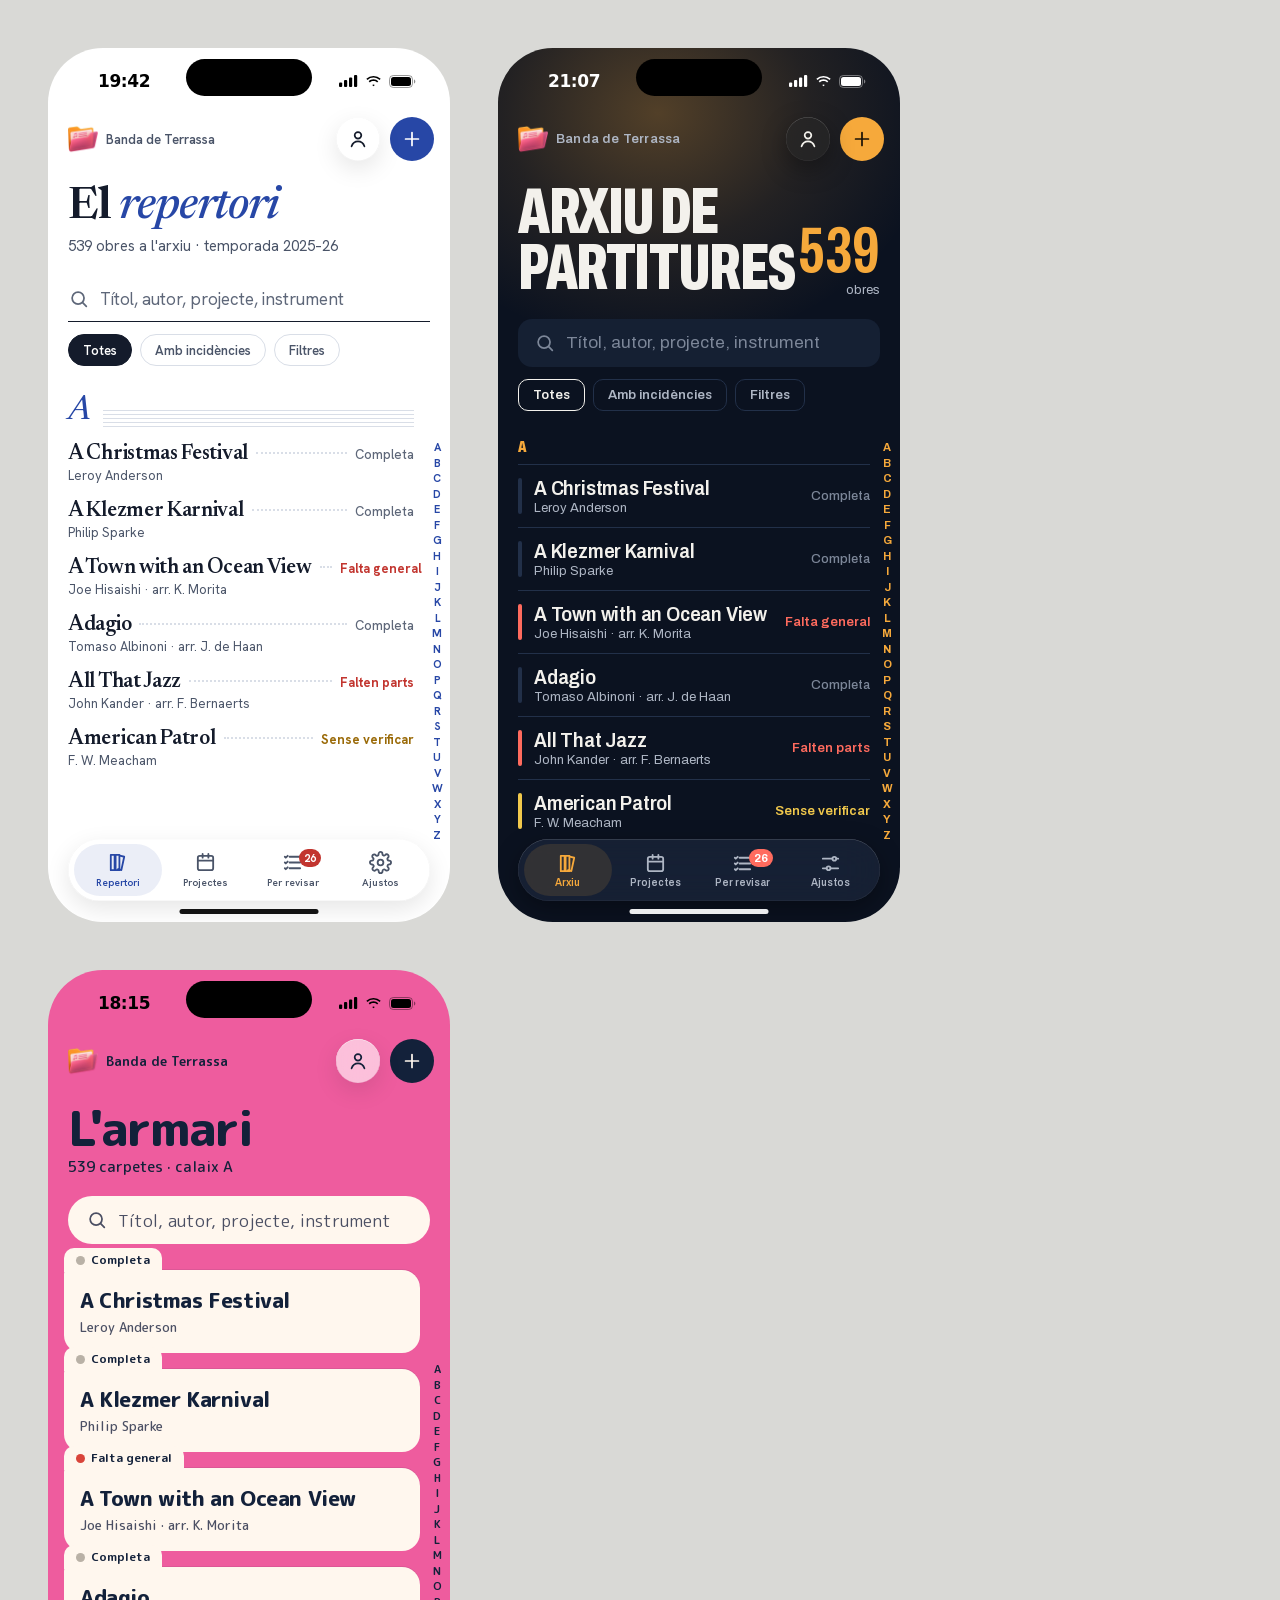
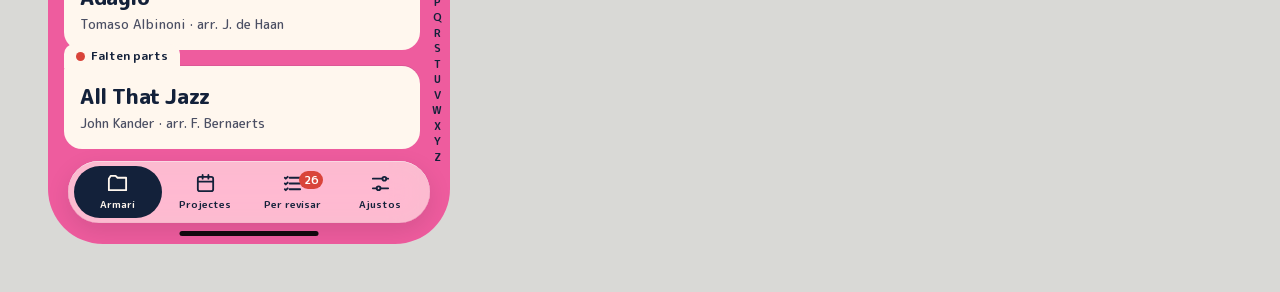
<file: redisseny/explore.html>
<!doctype html>
<html lang="ca">
<head>
<meta charset="utf-8">
<title>Exploració · Arxiu</title>
<link rel="stylesheet" href="kit/device.css">
<link rel="stylesheet" href="fonts/fonts.css">
<style>
/* ===== comuns ===== */
.screen .body { position:absolute; inset:var(--safe-top) 0 0; display:flex; flex-direction:column; }
.ico { width:22px; height:22px; fill:none; stroke:currentColor; stroke-width:1.9; stroke-linecap:round; stroke-linejoin:round; flex:none; }
.tabbar { position:absolute; left:20px; right:20px; bottom:21px; height:62px; border-radius:31px; display:flex; align-items:center; padding:0 6px; z-index:50; }
.tab { flex:1; display:flex; flex-direction:column; align-items:center; gap:2px; font-size:10px; font-weight:600; height:52px; justify-content:center; border-radius:26px; position:relative; }
.tab .ico { width:23px; height:23px; }
.tab .badge { position:absolute; top:5px; left:calc(50% + 6px); min-width:18px; height:18px; padding:0 5px; border-radius:9px; font-size:11px; font-weight:700; display:grid; place-items:center; }
.az { position:absolute; right:6px; top:392px; width:14px; display:flex; flex-direction:column; align-items:center; gap:0; font-size:11px; font-weight:700; line-height:15.5px; z-index:5; }

/* ===== 1 · Programa de concert ===== */
.d1 { --ground:#FFFFFF; --ink:#141B2B; --ink-2:#4A5468; --ink-3:#5E6779; --rule:#D9DEE7; --accent:#2747A6; --on-accent:#fff;
      --ok:#1E8A50; --bad:#C2352F; --warn:#9A6A08;
      background:var(--ground); color:var(--ink); font-family:"Hanken Grotesk", var(--sf); }
.d1 .top { display:flex; align-items:center; justify-content:space-between; padding:6px 16px 0 20px; height:52px; }
.d1 .brand { display:flex; align-items:center; gap:8px; font-size:13px; font-weight:600; color:var(--ink-2); }
.d1 .brand img { width:30px; height:30px; object-fit:contain; }
.d1 .tools { display:flex; gap:10px; }
.d1 .gbtn { width:44px; height:44px; border-radius:22px; display:grid; place-items:center; color:var(--ink); }
.d1 .gbtn.add { background:var(--accent); color:var(--on-accent); box-shadow:none; }
.d1 h1 { font-family:"Newsreader", var(--ny); font-weight:600; font-size:46px; line-height:1; letter-spacing:-1.2px; margin:22px 20px 6px; }
.d1 h1 i { font-weight:500; color:var(--accent); }
.d1 .sub { margin:0 20px; font-size:15px; color:var(--ink-2); }
.d1 .search { margin:20px 20px 0; display:flex; align-items:center; gap:10px; height:46px; border-bottom:1.5px solid var(--ink); font-size:17px; color:var(--ink-3); }
.d1 .filters { margin:12px 20px 0; display:flex; gap:8px; }
.d1 .chip { white-space:nowrap; height:32px; padding:0 14px; border-radius:16px; border:1px solid var(--rule); font-size:13px; font-weight:600; display:flex; align-items:center; color:var(--ink-2); }
.d1 .chip.on { background:var(--ink); color:#fff; border-color:var(--ink); }
.d1 .list { flex:1; min-height:0; overflow:hidden; padding:0 36px 120px 20px; }
.d1 .letter { display:flex; align-items:flex-end; gap:12px; margin:30px 0 6px; }
.d1 .letter b { font-family:"Newsreader", var(--ny); font-style:italic; font-weight:500; font-size:34px; line-height:.9; color:var(--accent); }
.d1 .staff { flex:1; height:17px; background:repeating-linear-gradient(to bottom, var(--rule) 0 1px, transparent 1px 4px); }
.d1 .row { display:flex; align-items:baseline; gap:8px; padding:11px 0 10px; }
.d1 .row .t { font-family:"Newsreader", var(--ny); font-size:21px; font-weight:600; letter-spacing:-.3px; white-space:nowrap; }
.d1 .row .lead { flex:1; min-width:12px; border-bottom:2px dotted var(--rule); transform:translateY(-5px); }
.d1 .row .st { font-size:13px; font-weight:700; white-space:nowrap; }
.d1 .row .st.ok { color:var(--ink-3); font-weight:500; } .d1 .row .st.bad { color:var(--bad); } .d1 .row .st.warn { color:var(--warn); }
.d1 .by { font-size:13px; color:var(--ink-2); margin-top:-8px; padding-bottom:6px; }
.d1 .az { color:var(--accent); }
.d1 .tabbar { --glass: rgba(255,255,255,.72); }
.d1 .tab { color:var(--ink-2); } .d1 .tab.on { color:var(--accent); background:rgba(39,71,166,.09); }
.d1 .tab .badge { background:var(--bad); color:#fff; }

/* ===== 2 · Faristol a l'escenari ===== */
.d2 { --ground:#0B1220; --raised:#152033; --ink:#F3F1EC; --ink-2:#AEB6C4; --ink-3:#7D8799; --rule:#223049; --accent:#F6A93B; --on-accent:#1A1206;
      --ok:#4CC38A; --bad:#FF6B5E; --warn:#F2C94C;
      background:var(--ground); color:var(--ink); font-family:"Archivo", var(--sf); font-stretch:100%; }
.d2 .lamp { position:absolute; left:-120px; top:-170px; width:560px; height:470px; background:radial-gradient(closest-side, rgba(246,169,59,.30), rgba(246,169,59,.10) 55%, rgba(246,169,59,0)); pointer-events:none; }
.d2 .top { position:relative; display:flex; align-items:center; justify-content:space-between; padding:6px 16px 0 20px; height:52px; }
.d2 .brand { display:flex; align-items:center; gap:8px; font-size:13px; font-weight:600; color:var(--ink-2); letter-spacing:.2px; }
.d2 .brand img { width:30px; height:30px; object-fit:contain; }
.d2 .tools { display:flex; gap:10px; }
.d2 .gbtn { width:44px; height:44px; border-radius:22px; display:grid; place-items:center; color:var(--ink); }
.d2 .gbtn.add { background:var(--accent); color:var(--on-accent); box-shadow:none; }
.d2 .hero { position:relative; margin:22px 20px 0; display:flex; align-items:flex-end; justify-content:space-between; }
.d2 h1 { font-stretch:62%; font-weight:800; font-size:64px; line-height:.88; letter-spacing:-1.4px; margin:0; text-transform:uppercase; }
.d2 .count { text-align:right; font-stretch:62%; }
.d2 .count b { display:block; font-size:64px; font-weight:700; line-height:.9; color:var(--accent); font-variant-numeric:tabular-nums; }
.d2 .count span { font-size:13px; font-stretch:100%; color:var(--ink-2); }
.d2 .search { position:relative; margin:22px 20px 0; display:flex; align-items:center; gap:10px; height:48px; padding:0 16px; border-radius:14px; background:var(--raised); font-size:17px; color:var(--ink-3); }
.d2 .filters { margin:12px 20px 0; display:flex; gap:8px; }
.d2 .chip { white-space:nowrap; height:32px; padding:0 14px; border-radius:10px; background:transparent; border:1px solid var(--rule); font-size:13px; font-weight:600; display:flex; align-items:center; color:var(--ink-2); }
.d2 .chip.on { border-color:var(--ink); color:var(--ink); }
.d2 .list { flex:1; min-height:0; overflow:hidden; padding:0 30px 120px 20px; }
.d2 .letter { margin:26px 0 8px; font-stretch:62%; font-size:17px; font-weight:800; color:var(--accent); letter-spacing:1.5px; }
.d2 .row { position:relative; display:flex; align-items:center; gap:12px; padding:12px 0 12px 16px; border-top:1px solid var(--rule); }
.d2 .row::before { content:""; position:absolute; left:0; top:13px; bottom:13px; width:4px; border-radius:2px; background:var(--c); }
.d2 .row.ok { --c:var(--rule); } .d2 .row.bad { --c:var(--bad); } .d2 .row.warn { --c:var(--warn); }
.d2 .row .tx { flex:1; min-width:0; }
.d2 .row .t { font-stretch:85%; font-size:21px; font-weight:600; letter-spacing:-.2px; white-space:nowrap; overflow:hidden; text-overflow:ellipsis; }
.d2 .row .by { font-size:13px; color:var(--ink-2); margin-top:2px; white-space:nowrap; overflow:hidden; text-overflow:ellipsis; }
.d2 .row .st { flex:none; font-size:13px; font-weight:600; color:var(--c); white-space:nowrap; text-align:right; }
.d2 .row.ok .st { color:var(--ink-3); font-weight:500; }
.d2 .az { color:var(--accent); }
.d2 .tabbar { --glass-dark: rgba(28,38,58,.72); }
.d2 .tab { color:var(--ink-2); } .d2 .tab.on { color:var(--accent); background:rgba(246,169,59,.12); }
.d2 .tab .badge { background:var(--bad); color:#fff; }

/* ===== 3 · Armari de carpetes ===== */
.d3 { --ground:#EE5C9E; --sleeve:#FFF7EE; --ink:#13213A; --ink-2:#4B4F63; --on-ground:#13213A; --accent:#13213A; --on-accent:#FFF7EE;
      --ok:#2E9D63; --bad:#D9443A; --warn:#E9B230;
      background:var(--ground); color:var(--ink); font-family:"M PLUS Rounded 1c", var(--sf-rounded); }
.d3 .top { display:flex; align-items:center; justify-content:space-between; padding:6px 16px 0 20px; height:52px; }
.d3 .brand { display:flex; align-items:center; gap:8px; font-size:13px; font-weight:700; color:var(--on-ground); }
.d3 .brand img { width:30px; height:30px; object-fit:contain; }
.d3 .tools { display:flex; gap:10px; }
.d3 .gbtn { width:44px; height:44px; border-radius:22px; display:grid; place-items:center; color:var(--on-ground); }
.d3 .gbtn.add { background:var(--accent); color:var(--on-accent); box-shadow:none; }
.d3 h1 { font-weight:800; font-size:48px; line-height:1; letter-spacing:-1.6px; margin:20px 20px 4px; color:var(--on-ground); }
.d3 .sub { margin:0 20px; font-size:15px; font-weight:500; color:var(--on-ground); }
.d3 .search { margin:18px 20px 0; display:flex; align-items:center; gap:10px; height:48px; padding:0 18px; border-radius:24px; background:var(--sleeve); font-size:17px; color:var(--ink-2); }
.d3 .drawer { flex:1; min-height:0; overflow:hidden; padding:26px 30px 120px 16px; }
.d3 .folder { position:relative; background:var(--sleeve); border-radius:4px 18px 18px 18px; padding:14px 16px 16px; margin-top:-14px; box-shadow:0 -1px 0 rgba(19,33,58,.08); }
.d3 .folder:first-child { margin-top:0; }
.d3 .folder .tabtop { position:absolute; left:0; top:-22px; height:24px; padding:0 12px; border-radius:10px 10px 0 0; background:var(--sleeve); display:flex; align-items:center; gap:6px; font-size:12px; font-weight:700; color:var(--ink); }
.d3 .folder .tabtop i { width:9px; height:9px; border-radius:5px; background:var(--c); }
.d3 .folder.ok { --c:#B9B1A6; } .d3 .folder.bad { --c:var(--bad); } .d3 .folder.warn { --c:var(--warn); }
.d3 .folder + .folder { margin-top:16px; }
.d3 .folder .t { font-size:21px; font-weight:800; letter-spacing:-.4px; white-space:nowrap; overflow:hidden; text-overflow:ellipsis; }
.d3 .folder .by { font-size:13px; font-weight:500; color:var(--ink-2); margin-top:2px; }
.d3 .az { color:var(--on-ground); }
.d3 .tabbar { --glass: rgba(255,247,238,.62); }
.d3 .tab { color:var(--ink); } .d3 .tab.on { background:var(--ink); color:var(--sleeve); }
.d3 .tab .badge { background:var(--bad); color:#fff; }
</style>
</head>
<body>

<!-- ========== 1 · Programa de concert ========== -->
<section class="screen d1" data-name="1-programa" data-time="19:42">
  <div class="body">
    <div class="top">
      <div class="brand"><img src="../logo.png" alt="">Banda de Terrassa</div>
      <div class="tools">
        <div class="gbtn glass"><svg class="ico" viewBox="0 0 24 24"><circle cx="12" cy="8" r="3.6"/><path d="M5 20c1.2-3.6 4-5.4 7-5.4s5.8 1.8 7 5.4"/></svg></div>
        <div class="gbtn add" aria-label="Registra una obra"><svg class="ico" viewBox="0 0 24 24"><path d="M12 5v14M5 12h14"/></svg></div>
      </div>
    </div>
    <h1>El <i>repertori</i></h1>
    <p class="sub">539 obres a l'arxiu · temporada 2025–26</p>
    <div class="search"><svg class="ico" viewBox="0 0 24 24"><circle cx="11" cy="11" r="6.5"/><path d="M16 16l4 4"/></svg>Títol, autor, projecte, instrument</div>
    <div class="filters"><span class="chip on">Totes</span><span class="chip">Amb incidències</span><span class="chip">Filtres</span></div>
    <div class="list" data-scrolls>
      <div class="letter"><b>A</b><span class="staff"></span></div>
      <div class="row"><span class="t">A Christmas Festival</span><span class="lead"></span><span class="st ok">Completa</span></div>
      <div class="by">Leroy Anderson</div>
      <div class="row"><span class="t">A Klezmer Karnival</span><span class="lead"></span><span class="st ok">Completa</span></div>
      <div class="by">Philip Sparke</div>
      <div class="row"><span class="t">A Town with an Ocean View</span><span class="lead"></span><span class="st bad">Falta general</span></div>
      <div class="by">Joe Hisaishi · arr. K. Morita</div>
      <div class="row"><span class="t">Adagio</span><span class="lead"></span><span class="st ok">Completa</span></div>
      <div class="by">Tomaso Albinoni · arr. J. de Haan</div>
      <div class="row"><span class="t">All That Jazz</span><span class="lead"></span><span class="st bad">Falten parts</span></div>
      <div class="by">John Kander · arr. F. Bernaerts</div>
      <div class="row"><span class="t">American Patrol</span><span class="lead"></span><span class="st warn">Sense verificar</span></div>
      <div class="by">F. W. Meacham</div>
    </div>
  </div>
  <div class="az"><span>A</span><span>B</span><span>C</span><span>D</span><span>E</span><span>F</span><span>G</span><span>H</span><span>I</span><span>J</span><span>K</span><span>L</span><span>M</span><span>N</span><span>O</span><span>P</span><span>Q</span><span>R</span><span>S</span><span>T</span><span>U</span><span>V</span><span>W</span><span>X</span><span>Y</span><span>Z</span></div>
  <nav class="tabbar glass" data-system data-float>
    <div class="tab on"><svg class="ico" viewBox="0 0 24 24"><path d="M5 4h4v16H5zM10 4h4v16h-4zM15.5 5l3.5 1-3 14-3.5-1"/></svg>Repertori</div>
    <div class="tab"><svg class="ico" viewBox="0 0 24 24"><rect x="4" y="5" width="16" height="15" rx="2"/><path d="M4 10h16M9 3v4M15 3v4"/></svg>Projectes</div>
    <div class="tab"><span class="badge">26</span><svg class="ico" viewBox="0 0 24 24"><path d="M9 6h11M9 12h11M9 18h11M4 6l1 1 2-2M4 12l1 1 2-2M4 18l1 1 2-2"/></svg>Per revisar</div>
    <div class="tab"><svg class="ico" viewBox="0 0 24 24"><circle cx="12" cy="12" r="3"/><path d="M19.4 15a1.6 1.6 0 00.3 1.8l.1.1a2 2 0 11-2.8 2.8l-.1-.1a1.6 1.6 0 00-1.8-.3 1.6 1.6 0 00-1 1.5V21a2 2 0 11-4 0v-.1a1.6 1.6 0 00-1-1.5 1.6 1.6 0 00-1.8.3l-.1.1a2 2 0 11-2.8-2.8l.1-.1a1.6 1.6 0 00.3-1.8 1.6 1.6 0 00-1.5-1H3a2 2 0 110-4h.1a1.6 1.6 0 001.5-1 1.6 1.6 0 00-.3-1.8l-.1-.1a2 2 0 112.8-2.8l.1.1a1.6 1.6 0 001.8.3H9a1.6 1.6 0 001-1.5V3a2 2 0 114 0v.1a1.6 1.6 0 001 1.5 1.6 1.6 0 001.8-.3l.1-.1a2 2 0 112.8 2.8l-.1.1a1.6 1.6 0 00-.3 1.8V9a1.6 1.6 0 001.5 1H21a2 2 0 110 4h-.1a1.6 1.6 0 00-1.5 1z"/></svg>Ajustos</div>
  </nav>
</section>

<!-- ========== 2 · Faristol a l'escenari ========== -->
<section class="screen d2" data-name="2-faristol" data-theme="dark" data-time="21:07">
  <div class="lamp"></div>
  <div class="body">
    <div class="top">
      <div class="brand"><img src="../logo.png" alt="">Banda de Terrassa</div>
      <div class="tools">
        <div class="gbtn glass"><svg class="ico" viewBox="0 0 24 24"><circle cx="12" cy="8" r="3.6"/><path d="M5 20c1.2-3.6 4-5.4 7-5.4s5.8 1.8 7 5.4"/></svg></div>
        <div class="gbtn add" aria-label="Registra una obra"><svg class="ico" viewBox="0 0 24 24"><path d="M12 5v14M5 12h14"/></svg></div>
      </div>
    </div>
    <div class="hero">
      <h1>Arxiu de<br>partitures</h1>
      <div class="count"><b>539</b><span>obres</span></div>
    </div>
    <div class="search"><svg class="ico" viewBox="0 0 24 24"><circle cx="11" cy="11" r="6.5"/><path d="M16 16l4 4"/></svg>Títol, autor, projecte, instrument</div>
    <div class="filters"><span class="chip on">Totes</span><span class="chip">Amb incidències</span><span class="chip">Filtres</span></div>
    <div class="list" data-scrolls>
      <div class="letter">A</div>
      <div class="row ok"><div class="tx"><div class="t">A Christmas Festival</div><div class="by">Leroy Anderson</div></div><div class="st">Completa</div></div>
      <div class="row ok"><div class="tx"><div class="t">A Klezmer Karnival</div><div class="by">Philip Sparke</div></div><div class="st">Completa</div></div>
      <div class="row bad"><div class="tx"><div class="t">A Town with an Ocean View</div><div class="by">Joe Hisaishi · arr. K. Morita</div></div><div class="st">Falta general</div></div>
      <div class="row ok"><div class="tx"><div class="t">Adagio</div><div class="by">Tomaso Albinoni · arr. J. de Haan</div></div><div class="st">Completa</div></div>
      <div class="row bad"><div class="tx"><div class="t">All That Jazz</div><div class="by">John Kander · arr. F. Bernaerts</div></div><div class="st">Falten parts</div></div>
      <div class="row warn"><div class="tx"><div class="t">American Patrol</div><div class="by">F. W. Meacham</div></div><div class="st">Sense verificar</div></div>
    </div>
  </div>
  <div class="az"><span>A</span><span>B</span><span>C</span><span>D</span><span>E</span><span>F</span><span>G</span><span>H</span><span>I</span><span>J</span><span>K</span><span>L</span><span>M</span><span>N</span><span>O</span><span>P</span><span>Q</span><span>R</span><span>S</span><span>T</span><span>U</span><span>V</span><span>W</span><span>X</span><span>Y</span><span>Z</span></div>
  <nav class="tabbar glass" data-system data-float>
    <div class="tab on"><svg class="ico" viewBox="0 0 24 24"><path d="M5 4h4v16H5zM10 4h4v16h-4zM15.5 5l3.5 1-3 14-3.5-1"/></svg>Arxiu</div>
    <div class="tab"><svg class="ico" viewBox="0 0 24 24"><rect x="4" y="5" width="16" height="15" rx="2"/><path d="M4 10h16M9 3v4M15 3v4"/></svg>Projectes</div>
    <div class="tab"><span class="badge">26</span><svg class="ico" viewBox="0 0 24 24"><path d="M9 6h11M9 12h11M9 18h11M4 6l1 1 2-2M4 12l1 1 2-2M4 18l1 1 2-2"/></svg>Per revisar</div>
    <div class="tab"><svg class="ico" viewBox="0 0 24 24"><path d="M4 7h10M18 7h2M4 17h4M12 17h8"/><circle cx="16" cy="7" r="2"/><circle cx="10" cy="17" r="2"/></svg>Ajustos</div>
  </nav>
</section>

<!-- ========== 3 · Armari de carpetes ========== -->
<section class="screen d3" data-name="3-armari" data-time="18:15">
  <div class="body">
    <div class="top">
      <div class="brand"><img src="../logo.png" alt="">Banda de Terrassa</div>
      <div class="tools">
        <div class="gbtn glass"><svg class="ico" viewBox="0 0 24 24"><circle cx="12" cy="8" r="3.6"/><path d="M5 20c1.2-3.6 4-5.4 7-5.4s5.8 1.8 7 5.4"/></svg></div>
        <div class="gbtn add" aria-label="Registra una obra"><svg class="ico" viewBox="0 0 24 24"><path d="M12 5v14M5 12h14"/></svg></div>
      </div>
    </div>
    <h1>L'armari</h1>
    <p class="sub">539 carpetes · calaix A</p>
    <div class="search"><svg class="ico" viewBox="0 0 24 24"><circle cx="11" cy="11" r="6.5"/><path d="M16 16l4 4"/></svg>Títol, autor, projecte, instrument</div>
    <div class="drawer" data-scrolls>
      <div class="folder ok"><div class="tabtop"><i></i>Completa</div><div class="t">A Christmas Festival</div><div class="by">Leroy Anderson</div></div>
      <div class="folder ok"><div class="tabtop"><i></i>Completa</div><div class="t">A Klezmer Karnival</div><div class="by">Philip Sparke</div></div>
      <div class="folder bad"><div class="tabtop"><i></i>Falta general</div><div class="t">A Town with an Ocean View</div><div class="by">Joe Hisaishi · arr. K. Morita</div></div>
      <div class="folder ok"><div class="tabtop"><i></i>Completa</div><div class="t">Adagio</div><div class="by">Tomaso Albinoni · arr. J. de Haan</div></div>
      <div class="folder bad"><div class="tabtop"><i></i>Falten parts</div><div class="t">All That Jazz</div><div class="by">John Kander · arr. F. Bernaerts</div></div>
    </div>
  </div>
  <div class="az"><span>A</span><span>B</span><span>C</span><span>D</span><span>E</span><span>F</span><span>G</span><span>H</span><span>I</span><span>J</span><span>K</span><span>L</span><span>M</span><span>N</span><span>O</span><span>P</span><span>Q</span><span>R</span><span>S</span><span>T</span><span>U</span><span>V</span><span>W</span><span>X</span><span>Y</span><span>Z</span></div>
  <nav class="tabbar glass" data-system data-float>
    <div class="tab on"><svg class="ico" viewBox="0 0 24 24"><path d="M3 7l2-3h5l2 2h9v13H3z"/></svg>Armari</div>
    <div class="tab"><svg class="ico" viewBox="0 0 24 24"><rect x="4" y="5" width="16" height="15" rx="2"/><path d="M4 10h16M9 3v4M15 3v4"/></svg>Projectes</div>
    <div class="tab"><span class="badge">26</span><svg class="ico" viewBox="0 0 24 24"><path d="M9 6h11M9 12h11M9 18h11M4 6l1 1 2-2M4 12l1 1 2-2M4 18l1 1 2-2"/></svg>Per revisar</div>
    <div class="tab"><svg class="ico" viewBox="0 0 24 24"><path d="M4 7h10M18 7h2M4 17h4M12 17h8"/><circle cx="16" cy="7" r="2"/><circle cx="10" cy="17" r="2"/></svg>Ajustos</div>
  </nav>
</section>

<script src="kit/device.js"></script>
</body>
</html>
</file>
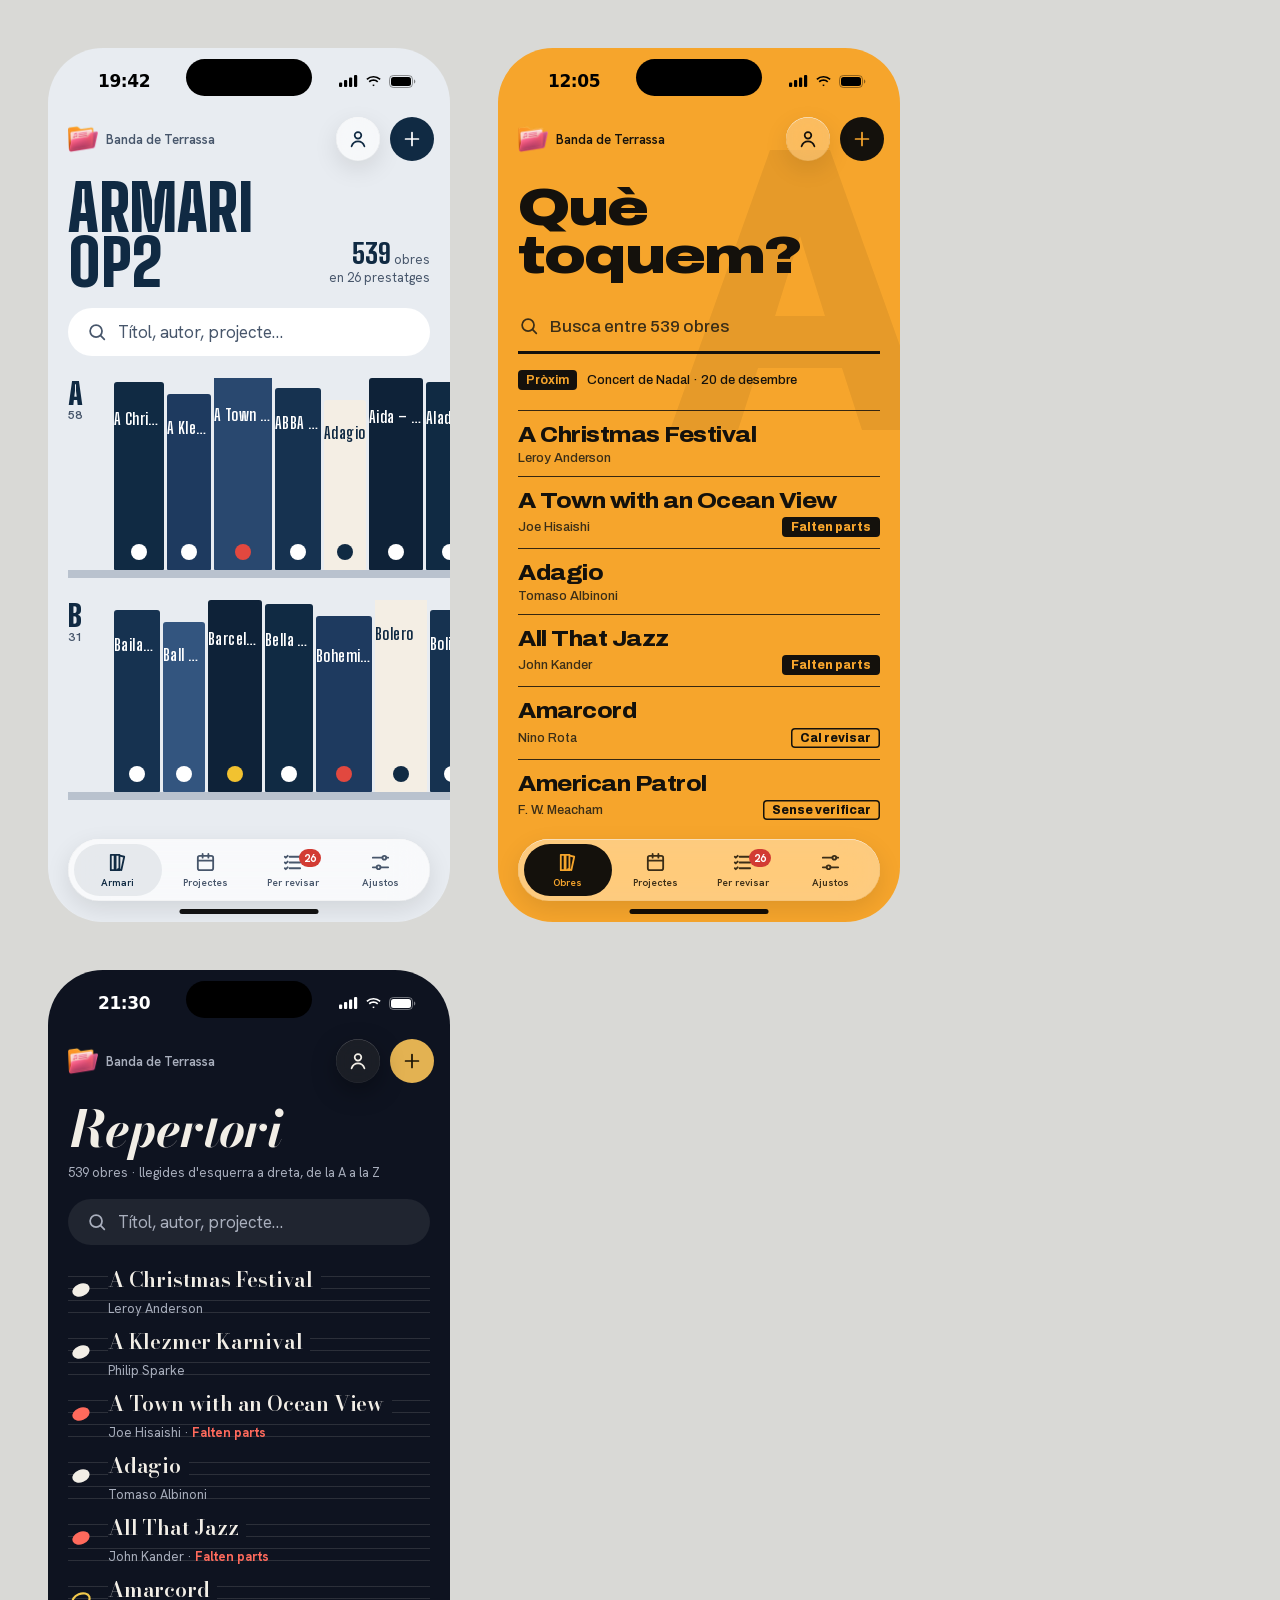
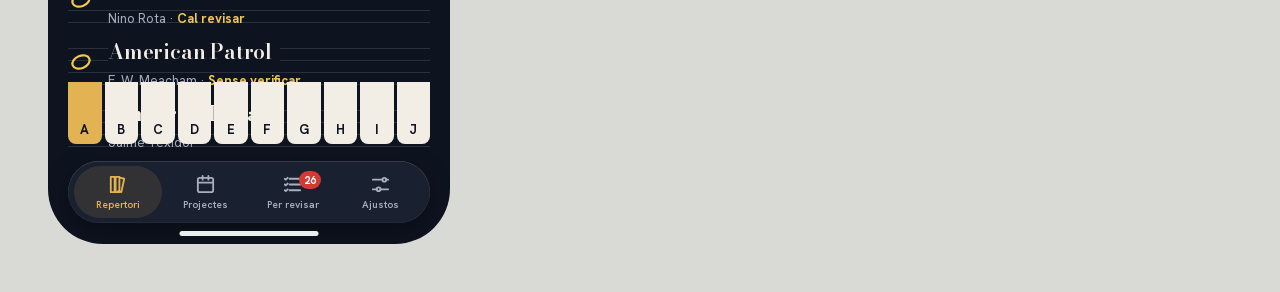
<file: redisseny/explore2.html>
<!doctype html><html lang="ca"><head><meta charset="utf-8"><title>Exploració 2 · Arxiu</title>
<link rel="stylesheet" href="kit/device.css"><link rel="stylesheet" href="fonts/fonts.css"><style>.screen .body { position:absolute; inset:var(--safe-top) 0 0; display:flex; flex-direction:column; }
.ico { width:22px; height:22px; fill:none; stroke:currentColor; stroke-width:1.9; stroke-linecap:round; stroke-linejoin:round; flex:none; }
.top { display:flex; align-items:center; justify-content:space-between; padding:6px 16px 0 20px; height:52px; flex:none; }
.brand { display:flex; align-items:center; gap:8px; font:600 13px/1 "Hanken Grotesk", var(--sf); }
.brand img { width:30px; height:30px; object-fit:contain; }
.tools { display:flex; gap:10px; }
.gbtn { width:44px; height:44px; border-radius:22px; display:grid; place-items:center; }
.gbtn.add { box-shadow:none; }
.tabbar { position:absolute; left:20px; right:20px; bottom:21px; height:62px; border-radius:31px; display:flex; align-items:center; padding:0 6px; z-index:50; font-family:"Hanken Grotesk", var(--sf); }
.tab { flex:1; display:flex; flex-direction:column; align-items:center; gap:2px; font-size:10px; font-weight:600; height:52px; justify-content:center; border-radius:26px; position:relative; }
.tab .ico { width:23px; height:23px; }
.tab .badge { position:absolute; top:5px; left:calc(50% + 6px); min-width:18px; height:18px; padding:0 5px; border-radius:9px; font-size:11px; font-weight:700; display:grid; place-items:center; background:#D23B33; color:#fff; }

/* ===== 1 · Prestatgeria: l'armari 0P2, amb els lloms de les carpetes ===== */
.e1 { --ground:#E8ECF1; --ink:#102A43; --ink-2:#47566B; --plank:#B9C2CE; --accent:#E9579A; --ok:#FFFFFF; --bad:#E2483F; --warn:#F2C230; --rev:#F2C230;
      background:var(--ground); color:var(--ink); font-family:"Hanken Grotesk", var(--sf); }
.e1 .brand { color:var(--ink-2); }
.e1 .gbtn { color:var(--ink); } .e1 .gbtn.add { background:var(--ink); color:#fff; }
.e1 .hero { display:flex; align-items:flex-end; justify-content:space-between; margin:18px 20px 0; }
.e1 h1 { margin:0; font-family:"Big Shoulders Display", var(--sf); font-weight:900; font-size:64px; line-height:.86; letter-spacing:-.5px; text-transform:uppercase; }
.e1 .sub { margin:0 0 4px; text-align:right; font-size:13px; color:var(--ink-2); line-height:1.35; }
.e1 .sub b { font:800 28px/1 "Big Shoulders Display", var(--sf); color:var(--ink); }
.e1 .search { margin:18px 20px 0; height:48px; border-radius:24px; background:#fff; display:flex; align-items:center; gap:10px; padding:0 18px; font-size:17px; color:var(--ink-2); flex:none; }
.e1 .shelves { flex:1; min-height:0; overflow:hidden; padding:22px 0 110px; }
.e1 .shelf { position:relative; margin-bottom:22px; padding-left:20px; }
.e1 .shlab { position:absolute; left:20px; top:0; font:900 30px/1 "Big Shoulders Display", var(--sf); color:var(--ink); z-index:2; display:flex; flex-direction:column; }
.e1 .shlab small { font:600 12px/1.3 "Hanken Grotesk", var(--sf); color:var(--ink-2); }
.e1 .row { display:flex; align-items:flex-end; gap:3px; padding:0 0 0 46px; height:200px; border-bottom:8px solid var(--plank); overflow:hidden; white-space:nowrap; }
.e1 .spine { position:relative; flex:none; border-radius:3px 3px 1px 1px; display:flex; justify-content:center; }
.e1 .spine .sp-t { position:absolute; left:0; right:0; top:12px; bottom:36px; writing-mode:sideways-lr; font:700 16px/1 "Big Shoulders Display", var(--sf); letter-spacing:.4px; color:#fff; white-space:nowrap; overflow:hidden; text-overflow:ellipsis; text-align:start; }
.e1 .spine .lab { position:absolute; left:50%; bottom:10px; width:16px; height:16px; margin-left:-8px; border-radius:8px; background:var(--c); }
.e1 .spine.ok { --c:var(--ok); } .e1 .spine.bad { --c:var(--bad); } .e1 .spine.warn, .e1 .spine.rev { --c:var(--warn); }
.e1 .tabbar { --glass:rgba(255,255,255,.7); } .e1 .tab { color:var(--ink-2); } .e1 .tab.on { color:var(--ink); background:rgba(16,42,67,.08); }

/* ===== 2 · Cartell: el cartell del concert, a tot color ===== */
.e2 { --ground:#F6A52C; --ink:#14110C; --ink-2:#3B2E17; --accent:#14110C; --stamp:#14110C;
      background:var(--ground); color:var(--ink); font-family:"Archivo", var(--sf); }
.e2 .bigA { position:absolute; right:-40px; top:92px; width:300px; height:300px; pointer-events:none; }
.e2 .brand { color:var(--ink); }
.e2 .gbtn { color:var(--ink); } .e2 .gbtn.add { background:var(--ink); color:var(--ground); }
.e2 .glass { --glass:rgba(255,255,255,.28); }
.e2 h1 { margin:22px 20px 0; font-weight:900; font-stretch:125%; font-size:52px; line-height:.92; letter-spacing:-1.8px; position:relative; }
.e2 .search { margin:22px 20px 0; height:52px; border-bottom:3px solid var(--ink); display:flex; align-items:center; gap:10px; font-size:17px; font-weight:500; color:var(--ink-2); position:relative; }
.e2 .next { margin:16px 20px 0; display:flex; gap:10px; align-items:baseline; font-size:13px; font-weight:500; color:var(--ink); position:relative; }
.e2 .next .k { flex:none; background:var(--ink); color:var(--ground); font-weight:700; padding:3px 8px; border-radius:4px; font-size:12px; }
.e2 .plist { flex:1; min-height:0; overflow:hidden; padding:20px 20px 110px; position:relative; }
.e2 .pr { padding:12px 0 11px; border-top:1.5px solid rgba(20,17,12,.85); }
.e2 .pt { font-weight:800; font-stretch:112%; font-size:22px; line-height:1.1; letter-spacing:-.5px; }
.e2 .pc { margin-top:4px; font-size:13px; font-weight:500; color:var(--ink-2); display:flex; gap:10px; align-items:center; }
.e2 .stamp { margin-left:auto; font-size:12px; font-weight:800; padding:3px 9px; border-radius:4px; color:var(--ground); background:var(--ink); }
.e2 .stamp.warn, .e2 .stamp.rev { background:transparent; color:var(--ink); box-shadow:inset 0 0 0 1.5px var(--ink); }
.e2 .tabbar { --glass:rgba(255,236,205,.55); } .e2 .tab { color:var(--ink-2); } .e2 .tab.on { color:var(--ground); background:var(--ink); }

/* ===== 3 · Pentagrama: el repertori es llegeix com una partitura ===== */
.e3 { --ground:#0E1320; --ink:#F2EEE6; --ink-2:#A9AFBD; --staff:rgba(242,238,230,.13); --accent:#E3B252; --bad:#FF6A5C; --warn:#F2C94C;
      background:var(--ground); color:var(--ink); font-family:"Hanken Grotesk", var(--sf); }
.e3 .brand { color:var(--ink-2); }
.e3 .gbtn { color:var(--ink); } .e3 .gbtn.add { background:var(--accent); color:#1A1305; }
.e3 h1 { margin:20px 20px 0; font-family:"Bodoni Moda", var(--ny); font-weight:700; font-size:50px; line-height:1; letter-spacing:-1px; font-style:italic; }
.e3 .sub { margin:10px 20px 0; font-size:13px; color:var(--ink-2); }
.e3 .search { margin:18px 20px 0; height:46px; border-radius:23px; background:rgba(242,238,230,.08); display:flex; align-items:center; gap:10px; padding:0 18px; font-size:17px; color:var(--ink-2); flex:none; }
.e3 .score { flex:1; min-height:0; overflow:hidden; padding:14px 20px 190px; }
.e3 .sr { position:relative; display:flex; align-items:center; gap:14px; height:62px;
          background:repeating-linear-gradient(to bottom, transparent 0 11px, var(--staff) 11px 12px) 0 6px / 100% 50px no-repeat; }
.e3 .note { width:26px; height:20px; flex:none; fill:var(--ink); }
.e3 .sr.bad .note { fill:var(--bad); }
.e3 .sr.warn .note, .e3 .sr.rev .note { fill:none; stroke:var(--warn); stroke-width:2.2; }
.e3 .tx { min-width:0; }
.e3 .t { font-family:"Bodoni Moda", var(--ny); font-weight:600; font-size:21px; letter-spacing:-.2px; white-space:nowrap; overflow:hidden; text-overflow:ellipsis; background:var(--ground); padding-right:8px; display:inline-block; max-width:100%; }
.e3 .c { font-size:13px; color:var(--ink-2); }
.e3 .sr.bad .c b { color:var(--bad); font-weight:700; } .e3 .sr.warn .c b, .e3 .sr.rev .c b { color:var(--warn); font-weight:700; }
.e3 .piano { position:absolute; left:20px; right:20px; bottom:100px; height:62px; display:flex; gap:3px; z-index:40; }
.e3 .piano .k { flex:1; border-radius:0 0 8px 8px; background:#F2EEE6; color:#0E1320; font:700 13px/1 "Hanken Grotesk", var(--sf); display:flex; align-items:flex-end; justify-content:center; padding-bottom:8px; }
.e3 .piano .k.on { background:var(--accent); }
.e3 .tabbar { --glass-dark:rgba(30,36,52,.78); } .e3 .tab { color:var(--ink-2); } .e3 .tab.on { color:var(--accent); background:rgba(227,178,82,.12); }
.e1 .spine.paper.ok { --c:#102A43; }
</style></head><body>
<section class="screen e1" data-name="1-prestatgeria" data-time="19:42">
 <div class="body">
  <div class="top"><div class="brand"><img src="../logo.png" alt="">Banda de Terrassa</div>
      <div class="tools"><div class="gbtn glass"><svg class="ico" viewBox="0 0 24 24"><circle cx="12" cy="8" r="3.6"/><path d="M5 20c1.2-3.6 4-5.4 7-5.4s5.8 1.8 7 5.4"/></svg></div><div class="gbtn add" aria-label="Registra una obra"><svg class="ico" viewBox="0 0 24 24"><path d="M12 5v14M5 12h14"/></svg></div></div></div>
  <div class="hero"><h1>Armari<br>0P2</h1><p class="sub"><b>539</b> obres<br>en 26 prestatges</p></div>
  <div class="search"><svg class="ico" viewBox="0 0 24 24"><circle cx="11" cy="11" r="6.5"/><path d="M16 16l4 4"/></svg><span>Títol, autor, projecte…</span></div>
  <div class="shelves" data-scrolls>
    <div class="shelf"><div class="shlab">A<small>58</small></div><div class="row" data-bleed><div class="spine ok" style="width:50px;height:188px;background:#102A43"><span class="sp-t" style="line-height:50px;">A Christmas Festival</span><i class="lab"></i></div><div class="spine ok" style="width:44px;height:176px;background:#1E3A5F"><span class="sp-t" style="line-height:44px;">A Klezmer Karnival</span><i class="lab"></i></div><div class="spine bad" style="width:58px;height:196px;background:#29486F"><span class="sp-t" style="line-height:58px;">A Town with an Ocean View</span><i class="lab"></i></div><div class="spine ok" style="width:46px;height:182px;background:#163250"><span class="sp-t" style="line-height:46px;">ABBA Gold</span><i class="lab"></i></div><div class="spine ok paper" style="width:42px;height:170px;background:#F4EEE4"><span class="sp-t" style="line-height:42px;color:#102A43">Adagio</span><i class="lab"></i></div><div class="spine ok" style="width:54px;height:192px;background:#0E2238"><span class="sp-t" style="line-height:54px;">Aida – Acte II</span><i class="lab"></i></div><div class="spine ok" style="width:48px;height:188px;background:#102A43"><span class="sp-t" style="line-height:48px;">Aladdin</span><i class="lab"></i></div><div class="spine bad" style="width:56px;height:176px;background:#1E3A5F"><span class="sp-t" style="line-height:56px;">All That Jazz</span><i class="lab"></i></div><div class="spine ok" style="width:52px;height:196px;background:#29486F"><span class="sp-t" style="line-height:52px;">Also sprach Zarathustra</span><i class="lab"></i></div></div></div>
    <div class="shelf"><div class="shlab">B<small>31</small></div><div class="row" data-bleed><div class="spine ok" style="width:46px;height:182px;background:#163250"><span class="sp-t" style="line-height:46px;">Bailando</span><i class="lab"></i></div><div class="spine ok" style="width:42px;height:170px;background:#33557F"><span class="sp-t" style="line-height:42px;">Ball de Gegants</span><i class="lab"></i></div><div class="spine warn" style="width:54px;height:192px;background:#0E2238"><span class="sp-t" style="line-height:54px;">Barcelona</span><i class="lab"></i></div><div class="spine ok" style="width:48px;height:188px;background:#102A43"><span class="sp-t" style="line-height:48px;">Bella ciao</span><i class="lab"></i></div><div class="spine bad" style="width:56px;height:176px;background:#1E3A5F"><span class="sp-t" style="line-height:56px;">Bohemian Rhapsody</span><i class="lab"></i></div><div class="spine ok paper" style="width:52px;height:196px;background:#F4EEE4"><span class="sp-t" style="line-height:52px;color:#102A43">Bolero</span><i class="lab"></i></div><div class="spine ok" style="width:44px;height:182px;background:#163250"><span class="sp-t" style="line-height:44px;">Bolivar</span><i class="lab"></i></div></div></div>
  </div>
 </div>
 <nav class="tabbar glass" data-system data-float><div class="tab on"><svg class="ico" viewBox="0 0 24 24"><path d="M5 4h4v16H5zM10 4h4v16h-4zM15.5 5l3.5 1-3 14-3.5-1"/></svg>Armari</div><div class="tab"><svg class="ico" viewBox="0 0 24 24"><rect x="4" y="5" width="16" height="15" rx="2"/><path d="M4 10h16M9 3v4M15 3v4"/></svg>Projectes</div><div class="tab"><span class="badge">26</span><svg class="ico" viewBox="0 0 24 24"><path d="M9 6h11M9 12h11M9 18h11M4 6l1 1 2-2M4 12l1 1 2-2M4 18l1 1 2-2"/></svg>Per revisar</div><div class="tab"><svg class="ico" viewBox="0 0 24 24"><path d="M4 7h10M18 7h2M4 17h4M12 17h8"/><circle cx="16" cy="7" r="2"/><circle cx="10" cy="17" r="2"/></svg>Ajustos</div></nav>
</section><section class="screen e2" data-name="2-cartell" data-time="12:05">
 <svg class="bigA" viewBox="0 0 300 300" aria-hidden="true"><path d="M30 290 L130 10 L190 10 L290 290 L222 290 L202 228 L118 228 L98 290 Z M135 176 L185 176 L160 96 Z" fill="rgba(20,17,12,.07)" fill-rule="evenodd"/></svg>
 <div class="body">
  <div class="top"><div class="brand"><img src="../logo.png" alt="">Banda de Terrassa</div>
      <div class="tools"><div class="gbtn glass"><svg class="ico" viewBox="0 0 24 24"><circle cx="12" cy="8" r="3.6"/><path d="M5 20c1.2-3.6 4-5.4 7-5.4s5.8 1.8 7 5.4"/></svg></div><div class="gbtn add" aria-label="Registra una obra"><svg class="ico" viewBox="0 0 24 24"><path d="M12 5v14M5 12h14"/></svg></div></div></div>
  <h1>Què<br>toquem?</h1>
  <div class="search"><svg class="ico" viewBox="0 0 24 24"><circle cx="11" cy="11" r="6.5"/><path d="M16 16l4 4"/></svg><span>Busca entre 539 obres</span></div>
  <div class="next"><span class="k">Pròxim</span><span>Concert de Nadal · 20 de desembre</span></div>
  <div class="plist" data-scrolls><div class="pr"><div class="pt">A Christmas Festival</div><div class="pc">Leroy Anderson</div></div><div class="pr"><div class="pt">A Town with an Ocean View</div><div class="pc">Joe Hisaishi<span class="stamp bad">Falten parts</span></div></div><div class="pr"><div class="pt">Adagio</div><div class="pc">Tomaso Albinoni</div></div><div class="pr"><div class="pt">All That Jazz</div><div class="pc">John Kander<span class="stamp bad">Falten parts</span></div></div><div class="pr"><div class="pt">Amarcord</div><div class="pc">Nino Rota<span class="stamp rev">Cal revisar</span></div></div><div class="pr"><div class="pt">American Patrol</div><div class="pc">F. W. Meacham<span class="stamp warn">Sense verificar</span></div></div></div>
 </div>
 <nav class="tabbar glass" data-system data-float><div class="tab on"><svg class="ico" viewBox="0 0 24 24"><path d="M5 4h4v16H5zM10 4h4v16h-4zM15.5 5l3.5 1-3 14-3.5-1"/></svg>Obres</div><div class="tab"><svg class="ico" viewBox="0 0 24 24"><rect x="4" y="5" width="16" height="15" rx="2"/><path d="M4 10h16M9 3v4M15 3v4"/></svg>Projectes</div><div class="tab"><span class="badge">26</span><svg class="ico" viewBox="0 0 24 24"><path d="M9 6h11M9 12h11M9 18h11M4 6l1 1 2-2M4 12l1 1 2-2M4 18l1 1 2-2"/></svg>Per revisar</div><div class="tab"><svg class="ico" viewBox="0 0 24 24"><path d="M4 7h10M18 7h2M4 17h4M12 17h8"/><circle cx="16" cy="7" r="2"/><circle cx="10" cy="17" r="2"/></svg>Ajustos</div></nav>
</section><section class="screen e3" data-name="3-pentagrama" data-theme="dark" data-time="21:30">
 <div class="body">
  <div class="top"><div class="brand"><img src="../logo.png" alt="">Banda de Terrassa</div>
      <div class="tools"><div class="gbtn glass"><svg class="ico" viewBox="0 0 24 24"><circle cx="12" cy="8" r="3.6"/><path d="M5 20c1.2-3.6 4-5.4 7-5.4s5.8 1.8 7 5.4"/></svg></div><div class="gbtn add" aria-label="Registra una obra"><svg class="ico" viewBox="0 0 24 24"><path d="M12 5v14M5 12h14"/></svg></div></div></div>
  <h1>Repertori</h1><p class="sub">539 obres · llegides d'esquerra a dreta, de la A a la Z</p>
  <div class="search"><svg class="ico" viewBox="0 0 24 24"><circle cx="11" cy="11" r="6.5"/><path d="M16 16l4 4"/></svg><span>Títol, autor, projecte…</span></div>
  <div class="score" data-scrolls><div class="sr ok"><svg class="note" viewBox="0 0 26 20"><ellipse cx="13" cy="10" rx="9" ry="6.2" transform="rotate(-22 13 10)"/></svg><div class="tx"><div class="t">A Christmas Festival</div><div class="c">Leroy Anderson</div></div></div><div class="sr ok"><svg class="note" viewBox="0 0 26 20"><ellipse cx="13" cy="10" rx="9" ry="6.2" transform="rotate(-22 13 10)"/></svg><div class="tx"><div class="t">A Klezmer Karnival</div><div class="c">Philip Sparke</div></div></div><div class="sr bad"><svg class="note" viewBox="0 0 26 20"><ellipse cx="13" cy="10" rx="9" ry="6.2" transform="rotate(-22 13 10)"/></svg><div class="tx"><div class="t">A Town with an Ocean View</div><div class="c">Joe Hisaishi · <b>Falten parts</b></div></div></div><div class="sr ok"><svg class="note" viewBox="0 0 26 20"><ellipse cx="13" cy="10" rx="9" ry="6.2" transform="rotate(-22 13 10)"/></svg><div class="tx"><div class="t">Adagio</div><div class="c">Tomaso Albinoni</div></div></div><div class="sr bad"><svg class="note" viewBox="0 0 26 20"><ellipse cx="13" cy="10" rx="9" ry="6.2" transform="rotate(-22 13 10)"/></svg><div class="tx"><div class="t">All That Jazz</div><div class="c">John Kander · <b>Falten parts</b></div></div></div><div class="sr rev"><svg class="note" viewBox="0 0 26 20"><ellipse cx="13" cy="10" rx="9" ry="6.2" transform="rotate(-22 13 10)"/></svg><div class="tx"><div class="t">Amarcord</div><div class="c">Nino Rota · <b>Cal revisar</b></div></div></div><div class="sr warn"><svg class="note" viewBox="0 0 26 20"><ellipse cx="13" cy="10" rx="9" ry="6.2" transform="rotate(-22 13 10)"/></svg><div class="tx"><div class="t">American Patrol</div><div class="c">F. W. Meacham · <b>Sense verificar</b></div></div></div><div class="sr ok"><svg class="note" viewBox="0 0 26 20"><ellipse cx="13" cy="10" rx="9" ry="6.2" transform="rotate(-22 13 10)"/></svg><div class="tx"><div class="t">Amparito Roca</div><div class="c">Jaime Texidor</div></div></div></div>
  <div class="piano" data-float><span class="k on">A</span><span class="k">B</span><span class="k">C</span><span class="k">D</span><span class="k">E</span><span class="k">F</span><span class="k">G</span><span class="k">H</span><span class="k">I</span><span class="k">J</span></div>
 </div>
 <nav class="tabbar glass" data-system data-float><div class="tab on"><svg class="ico" viewBox="0 0 24 24"><path d="M5 4h4v16H5zM10 4h4v16h-4zM15.5 5l3.5 1-3 14-3.5-1"/></svg>Repertori</div><div class="tab"><svg class="ico" viewBox="0 0 24 24"><rect x="4" y="5" width="16" height="15" rx="2"/><path d="M4 10h16M9 3v4M15 3v4"/></svg>Projectes</div><div class="tab"><span class="badge">26</span><svg class="ico" viewBox="0 0 24 24"><path d="M9 6h11M9 12h11M9 18h11M4 6l1 1 2-2M4 12l1 1 2-2M4 18l1 1 2-2"/></svg>Per revisar</div><div class="tab"><svg class="ico" viewBox="0 0 24 24"><path d="M4 7h10M18 7h2M4 17h4M12 17h8"/><circle cx="16" cy="7" r="2"/><circle cx="10" cy="17" r="2"/></svg>Ajustos</div></nav>
</section>
<script src="kit/device.js"></script></body></html>
</file>
<file: redisseny/kit/device.css>
/*
 * App Designer device chrome.
 *
 * Link this file and device.js from a mockup. Every <section class="screen">
 * becomes one iPhone 17 Pro screen (402 x 874 pt) with a real status bar,
 * Dynamic Island and home indicator injected on top. You design the content;
 * the chrome is fixed so no mockup fakes it differently.
 *
 *   <section class="screen" data-name="today">            dark chrome (for light grounds)
 *   data-chrome="light"      white status bar AND home indicator (dark/photo screens)
 *   data-chrome="none"       no chrome (App Store panel, storyboard, splash)
 *   data-home="dark|light"   override the home indicator alone (photo top, light bottom)
 *   data-time="18:52"        the status-bar clock (default 9:41). Match your content.
 *   data-theme="dark"        a dark-mode screen: .glass turns dark, chrome turns light.
 *                            Put the dark token overrides on .screen[data-theme="dark"].
 *   data-freeze="450"        shoot.mjs pauses this screen's CSS animations at 450ms
 *                            instead of finishing them: a frame of a motion study.
 *   data-name="slug-name"    the PNG filename. Use a slug.
 *   data-scrolls             on a scroll view (a list running under the tab bar, a
 *                            horizontal chip row): text it cuts off is not a defect.
 *   data-float               on floating chrome you drew yourself (a custom tab bar):
 *                            content passing under it is not a collision.
 *   data-behind              on the presenting view under a sheet: covered on purpose.
 *
 *   <section class="app-icon" data-name="icon">   the app icon (shot at 1032px).
 *
 *   Storyboard frames inside a panel (a screen with data-chrome="none"):
 *     <div class="mini" style="--mini:.38">
 *       <div class="mini-screen" data-chrome="light" data-time="7:12"> ...a full 402x874 layout... </div>
 *     </div>
 *   The mini-screen gets real chrome and is scaled down; the scan skips its
 *   text (it is a picture of a screen), so check minis by eye.
 *
 * Safe areas are exposed as tokens. Content that is not deliberately
 * full-bleed starts below --safe-top and ends above --safe-bottom.
 */

/* ---- Apple faces, loaded from macOS so mockups use the real iOS fonts ----
 * "SF Pro" carries wght, wdth and opsz axes: font-stretch 60% = Compressed,
 * 80% = Condensed, 125-150% = Expanded. "New York" is the native serif
 * (SwiftUI .fontDesign(.serif)), "SF Pro Rounded" is .rounded, "SF Mono" is
 * .monospaced. On a machine without these files, the stacks fall back.
 */
@font-face { font-family: "SF Pro"; src: url("file:///System/Library/Fonts/SFNS.ttf"); font-weight: 1 1000; font-stretch: 30% 150%; }
@font-face { font-family: "SF Pro"; src: url("file:///System/Library/Fonts/SFNSItalic.ttf"); font-style: italic; font-weight: 1 1000; font-stretch: 30% 150%; }
@font-face { font-family: "New York"; src: url("file:///System/Library/Fonts/NewYork.ttf"); font-weight: 1 1000; }
@font-face { font-family: "New York"; src: url("file:///System/Library/Fonts/NewYorkItalic.ttf"); font-style: italic; font-weight: 1 1000; }
@font-face { font-family: "SF Pro Rounded"; src: url("file:///System/Library/Fonts/SFNSRounded.ttf"); font-weight: 1 1000; }
@font-face { font-family: "SF Mono"; src: url("file:///System/Library/Fonts/SFNSMono.ttf"); font-weight: 1 1000; }

:root {
  --sf: "SF Pro", -apple-system, system-ui, sans-serif;
  --ny: "New York", ui-serif, Georgia, serif;
  --sf-rounded: "SF Pro Rounded", "SF Pro", system-ui, sans-serif;
  --sf-mono: "SF Mono", ui-monospace, Menlo, monospace;
  --screen-w: 402px;
  --screen-h: 874px;
  --safe-top: 62px;
  --safe-bottom: 34px;
}

* { box-sizing: border-box; }

html, body { margin: 0; padding: 0; }

body {
  display: flex;
  flex-wrap: wrap;
  gap: 48px;
  padding: 48px;
  background: #d9d9d6;
  -webkit-font-smoothing: antialiased;
  text-rendering: optimizeLegibility;
}

.screen {
  font-family: var(--sf);
  font-optical-sizing: auto;
  position: relative;
  width: var(--screen-w);
  height: var(--screen-h);
  overflow: hidden;
  flex: none;
  /* The screen owns its own ground. Set background on it, never on body. */
  background: #fff;
  /* Real iPhone corner, so you see what the hardware will crop. */
  border-radius: 55px;
  isolation: isolate;
}

/* A screen taller than the device, for showing a whole scrolling page. */
.screen[data-scroll] { height: auto; min-height: var(--screen-h); }

/* ---- Injected chrome (device.js) ---- */

.ac-status {
  position: absolute; inset: 0 0 auto 0; height: var(--safe-top);
  z-index: 1000; pointer-events: none;
  display: flex; align-items: center; justify-content: space-between;
  padding: 4px 34px 0 50px;
  font: 600 17px/1 "SF Pro", -apple-system, system-ui, sans-serif;
  letter-spacing: -0.4px;
  color: #000;
}
.screen[data-chrome="light"] .ac-status,
.mini-screen[data-chrome="light"] .ac-status,
.screen[data-theme="dark"]:not([data-chrome]) .ac-status { color: #fff; }
.ac-status .ac-right { display: flex; gap: 7px; align-items: center; }
.ac-status svg { display: block; fill: currentColor; }

.ac-island {
  position: absolute; top: 11px; left: 50%; transform: translateX(-50%);
  width: 126px; height: 37px; border-radius: 20px; background: #000;
  z-index: 1001; pointer-events: none;
}

.ac-home {
  position: absolute; bottom: 8px; left: 50%; transform: translateX(-50%);
  width: 139px; height: 5px; border-radius: 3px; background: rgba(0,0,0,.92);
  z-index: 1000; pointer-events: none;
}
.screen[data-chrome="light"] .ac-home,
.mini-screen[data-chrome="light"] .ac-home,
.screen[data-theme="dark"]:not([data-chrome]) .ac-home,
.screen[data-home="light"] .ac-home { background: rgba(255,255,255,.92); }
.screen[data-home="dark"] .ac-home { background: rgba(0,0,0,.92); }

/* ---- Liquid Glass (iOS 26 material) approximation for mockups ----
 * Use for floating chrome only: tab bar, toolbar buttons, the search pill.
 * Never on content cards. In SwiftUI this is .glassEffect(), not a blur you
 * recreate by hand.
 */
.glass {
  /* Over a saturated colour field, set --glass to a tint of the ground
     (e.g. rgba(255,255,255,.22)) so the glass stays on palette. */
  background: var(--glass, rgba(255,255,255,.62));
  -webkit-backdrop-filter: blur(18px) saturate(1.15);
  backdrop-filter: blur(18px) saturate(1.15);
  box-shadow:
    inset 0 0.5px 0 rgba(255,255,255,.9),
    inset 0 0 0 0.5px rgba(0,0,0,.06),
    0 8px 24px rgba(0,0,0,.10);
}
.screen[data-theme="dark"] .glass,
.glass-dark {
  background: rgba(40,40,40,.55);
  -webkit-backdrop-filter: blur(18px) saturate(1.6);
  backdrop-filter: blur(18px) saturate(1.6);
  box-shadow:
    inset 0 0.5px 0 rgba(255,255,255,.18),
    inset 0 0 0 0.5px rgba(255,255,255,.08),
    0 8px 24px rgba(0,0,0,.35);
}

/* ---- iOS Dynamic Type, default (Large) size, as utility classes ----
 * Size / leading / tracking straight from Apple's SF Pro tables. Use these
 * when the direction is native; override family and weight freely when the
 * direction is not, but keep the tracking logic: tighter as size grows
 * through the text range, and never default tracking on display sizes.
 */
.t-large-title { font-size: 34px; line-height: 41px; letter-spacing: 0.40px; font-weight: 700; }
.t-title1      { font-size: 28px; line-height: 34px; letter-spacing: 0.38px; font-weight: 700; }
.t-title2      { font-size: 22px; line-height: 28px; letter-spacing: -0.26px; font-weight: 700; }
.t-title3      { font-size: 20px; line-height: 25px; letter-spacing: -0.45px; font-weight: 600; }
.t-headline    { font-size: 17px; line-height: 22px; letter-spacing: -0.43px; font-weight: 600; }
.t-body        { font-size: 17px; line-height: 22px; letter-spacing: -0.43px; font-weight: 400; }
.t-callout     { font-size: 16px; line-height: 21px; letter-spacing: -0.31px; font-weight: 400; }
.t-subhead     { font-size: 15px; line-height: 20px; letter-spacing: -0.23px; font-weight: 400; }
.t-footnote    { font-size: 13px; line-height: 18px; letter-spacing: -0.08px; font-weight: 400; }
.t-caption1    { font-size: 12px; line-height: 16px; letter-spacing: 0px;     font-weight: 400; }
.t-caption2    { font-size: 11px; line-height: 13px; letter-spacing: 0.06px;  font-weight: 400; }

/* Numbers that change, sit in columns, or count: tabular. */
.tnum { font-variant-numeric: tabular-nums; }

/* ---- Dark screens ----
 * Light and dark versions of a screen sit side by side in one file. Define
 * your tokens on :root, then redefine them for dark here (or in your own
 * stylesheet) and restate `color`, because inherited colour does not follow a
 * token redefined on a subtree:
 *
 *   .screen[data-theme="dark"] { --ground: #101113; --ink: #F2F1EE; ... ;
 *                                background: var(--ground); color: var(--ink); }
 *
 * Tint the dark glass to your ground with --glass-dark if neutral grey fights it.
 */
.screen[data-theme="dark"] .glass,
.glass-dark { background: var(--glass-dark, rgba(40,40,40,.55)); }

/* ---- App icon ----
 * 344pt squircle-ish tile, shot at 3x = 1032px. Design the icon inside it
 * as the 1024 master; the mask radius matches iOS's continuous corner.
 */
.app-icon {
  position: relative; width: 344px; height: 344px; flex: none;
  border-radius: 77px; overflow: hidden; isolation: isolate;
  background: #fff;
}

/* ---- Storyboard mini frames ---- */
.mini {
  position: relative; flex: none;
  width: calc(402px * var(--mini, .4)); height: calc(874px * var(--mini, .4));
  border-radius: calc(55px * var(--mini, .4)); overflow: hidden;
}
.mini > .mini-screen {
  position: absolute; top: 0; left: 0; width: 402px; height: 874px;
  transform: scale(var(--mini, .4)); transform-origin: 0 0;
  overflow: hidden;
}
/* Defaults at zero specificity, so a mini-screen's own ground class wins. */
:where(.mini > .mini-screen) { background: #fff; font-family: var(--sf); }
</file>
<file: redisseny/fonts/fonts.css>
@font-face {
  font-family: 'Archivo';
  font-style: normal;
  font-weight: 400 900;
  font-stretch: 62% 125%;
  font-display: swap;
  src: url(f00.woff2) format('woff2');
  unicode-range: U+0100-02BA, U+02BD-02C5, U+02C7-02CC, U+02CE-02D7, U+02DD-02FF, U+0304, U+0308, U+0329, U+1D00-1DBF, U+1E00-1E9F, U+1EF2-1EFF, U+2020, U+20A0-20AB, U+20AD-20C0, U+2113, U+2C60-2C7F, U+A720-A7FF;
}
@font-face {
  font-family: 'Archivo';
  font-style: normal;
  font-weight: 400 900;
  font-stretch: 62% 125%;
  font-display: swap;
  src: url(f01.woff2) format('woff2');
  unicode-range: U+0000-00FF, U+0131, U+0152-0153, U+02BB-02BC, U+02C6, U+02DA, U+02DC, U+0304, U+0308, U+0329, U+2000-206F, U+20AC, U+2122, U+2191, U+2193, U+2212, U+2215, U+FEFF, U+FFFD;
}
@font-face {
  font-family: 'Hanken Grotesk';
  font-style: normal;
  font-weight: 400 800;
  font-display: swap;
  src: url(f02.woff2) format('woff2');
  unicode-range: U+0100-02BA, U+02BD-02C5, U+02C7-02CC, U+02CE-02D7, U+02DD-02FF, U+0304, U+0308, U+0329, U+1D00-1DBF, U+1E00-1E9F, U+1EF2-1EFF, U+2020, U+20A0-20AB, U+20AD-20C0, U+2113, U+2C60-2C7F, U+A720-A7FF;
}
@font-face {
  font-family: 'Hanken Grotesk';
  font-style: normal;
  font-weight: 400 800;
  font-display: swap;
  src: url(f03.woff2) format('woff2');
  unicode-range: U+0000-00FF, U+0131, U+0152-0153, U+02BB-02BC, U+02C6, U+02DA, U+02DC, U+0304, U+0308, U+0329, U+2000-206F, U+20AC, U+2122, U+2191, U+2193, U+2212, U+2215, U+FEFF, U+FFFD;
}
@font-face {
  font-family: 'M PLUS Rounded 1c';
  font-style: normal;
  font-weight: 400;
  font-display: swap;
  src: url(f04.woff2) format('woff2');
  unicode-range: U+0100-02BA, U+02BD-02C5, U+02C7-02CC, U+02CE-02D7, U+02DD-02FF, U+0304, U+0308, U+0329, U+1D00-1DBF, U+1E00-1E9F, U+1EF2-1EFF, U+2020, U+20A0-20AB, U+20AD-20C0, U+2113, U+2C60-2C7F, U+A720-A7FF;
}
@font-face {
  font-family: 'M PLUS Rounded 1c';
  font-style: normal;
  font-weight: 400;
  font-display: swap;
  src: url(f05.woff2) format('woff2');
  unicode-range: U+0000-00FF, U+0131, U+0152-0153, U+02BB-02BC, U+02C6, U+02DA, U+02DC, U+0304, U+0308, U+0329, U+2000-206F, U+20AC, U+2122, U+2191, U+2193, U+2212, U+2215, U+FEFF, U+FFFD;
}
@font-face {
  font-family: 'M PLUS Rounded 1c';
  font-style: normal;
  font-weight: 500;
  font-display: swap;
  src: url(f06.woff2) format('woff2');
  unicode-range: U+0100-02BA, U+02BD-02C5, U+02C7-02CC, U+02CE-02D7, U+02DD-02FF, U+0304, U+0308, U+0329, U+1D00-1DBF, U+1E00-1E9F, U+1EF2-1EFF, U+2020, U+20A0-20AB, U+20AD-20C0, U+2113, U+2C60-2C7F, U+A720-A7FF;
}
@font-face {
  font-family: 'M PLUS Rounded 1c';
  font-style: normal;
  font-weight: 500;
  font-display: swap;
  src: url(f07.woff2) format('woff2');
  unicode-range: U+0000-00FF, U+0131, U+0152-0153, U+02BB-02BC, U+02C6, U+02DA, U+02DC, U+0304, U+0308, U+0329, U+2000-206F, U+20AC, U+2122, U+2191, U+2193, U+2212, U+2215, U+FEFF, U+FFFD;
}
@font-face {
  font-family: 'M PLUS Rounded 1c';
  font-style: normal;
  font-weight: 700;
  font-display: swap;
  src: url(f08.woff2) format('woff2');
  unicode-range: U+0100-02BA, U+02BD-02C5, U+02C7-02CC, U+02CE-02D7, U+02DD-02FF, U+0304, U+0308, U+0329, U+1D00-1DBF, U+1E00-1E9F, U+1EF2-1EFF, U+2020, U+20A0-20AB, U+20AD-20C0, U+2113, U+2C60-2C7F, U+A720-A7FF;
}
@font-face {
  font-family: 'M PLUS Rounded 1c';
  font-style: normal;
  font-weight: 700;
  font-display: swap;
  src: url(f09.woff2) format('woff2');
  unicode-range: U+0000-00FF, U+0131, U+0152-0153, U+02BB-02BC, U+02C6, U+02DA, U+02DC, U+0304, U+0308, U+0329, U+2000-206F, U+20AC, U+2122, U+2191, U+2193, U+2212, U+2215, U+FEFF, U+FFFD;
}
@font-face {
  font-family: 'M PLUS Rounded 1c';
  font-style: normal;
  font-weight: 800;
  font-display: swap;
  src: url(f10.woff2) format('woff2');
  unicode-range: U+0100-02BA, U+02BD-02C5, U+02C7-02CC, U+02CE-02D7, U+02DD-02FF, U+0304, U+0308, U+0329, U+1D00-1DBF, U+1E00-1E9F, U+1EF2-1EFF, U+2020, U+20A0-20AB, U+20AD-20C0, U+2113, U+2C60-2C7F, U+A720-A7FF;
}
@font-face {
  font-family: 'M PLUS Rounded 1c';
  font-style: normal;
  font-weight: 800;
  font-display: swap;
  src: url(f11.woff2) format('woff2');
  unicode-range: U+0000-00FF, U+0131, U+0152-0153, U+02BB-02BC, U+02C6, U+02DA, U+02DC, U+0304, U+0308, U+0329, U+2000-206F, U+20AC, U+2122, U+2191, U+2193, U+2212, U+2215, U+FEFF, U+FFFD;
}
@font-face {
  font-family: 'Newsreader';
  font-style: italic;
  font-weight: 400 700;
  font-display: swap;
  src: url(f12.woff2) format('woff2');
  unicode-range: U+0100-02BA, U+02BD-02C5, U+02C7-02CC, U+02CE-02D7, U+02DD-02FF, U+0304, U+0308, U+0329, U+1D00-1DBF, U+1E00-1E9F, U+1EF2-1EFF, U+2020, U+20A0-20AB, U+20AD-20C0, U+2113, U+2C60-2C7F, U+A720-A7FF;
}
@font-face {
  font-family: 'Newsreader';
  font-style: italic;
  font-weight: 400 700;
  font-display: swap;
  src: url(f13.woff2) format('woff2');
  unicode-range: U+0000-00FF, U+0131, U+0152-0153, U+02BB-02BC, U+02C6, U+02DA, U+02DC, U+0304, U+0308, U+0329, U+2000-206F, U+20AC, U+2122, U+2191, U+2193, U+2212, U+2215, U+FEFF, U+FFFD;
}
@font-face {
  font-family: 'Newsreader';
  font-style: normal;
  font-weight: 400 700;
  font-display: swap;
  src: url(f14.woff2) format('woff2');
  unicode-range: U+0100-02BA, U+02BD-02C5, U+02C7-02CC, U+02CE-02D7, U+02DD-02FF, U+0304, U+0308, U+0329, U+1D00-1DBF, U+1E00-1E9F, U+1EF2-1EFF, U+2020, U+20A0-20AB, U+20AD-20C0, U+2113, U+2C60-2C7F, U+A720-A7FF;
}
@font-face {
  font-family: 'Newsreader';
  font-style: normal;
  font-weight: 400 700;
  font-display: swap;
  src: url(f15.woff2) format('woff2');
  unicode-range: U+0000-00FF, U+0131, U+0152-0153, U+02BB-02BC, U+02C6, U+02DA, U+02DC, U+0304, U+0308, U+0329, U+2000-206F, U+20AC, U+2122, U+2191, U+2193, U+2212, U+2215, U+FEFF, U+FFFD;
}
@font-face {
  font-family: 'Big Shoulders Display';
  font-style: normal;
  font-weight: 500 900;
  font-display: swap;
  src: url(f20.woff2) format('woff2');
  unicode-range: U+0100-02BA, U+02BD-02C5, U+02C7-02CC, U+02CE-02D7, U+02DD-02FF, U+0304, U+0308, U+0329, U+1D00-1DBF, U+1E00-1E9F, U+1EF2-1EFF, U+2020, U+20A0-20AB, U+20AD-20C0, U+2113, U+2C60-2C7F, U+A720-A7FF;
}
@font-face {
  font-family: 'Big Shoulders Display';
  font-style: normal;
  font-weight: 500 900;
  font-display: swap;
  src: url(f21.woff2) format('woff2');
  unicode-range: U+0000-00FF, U+0131, U+0152-0153, U+02BB-02BC, U+02C6, U+02DA, U+02DC, U+0304, U+0308, U+0329, U+2000-206F, U+20AC, U+2122, U+2191, U+2193, U+2212, U+2215, U+FEFF, U+FFFD;
}
@font-face {
  font-family: 'Bodoni Moda';
  font-style: italic;
  font-weight: 400 900;
  font-display: swap;
  src: url(f22.woff2) format('woff2');
  unicode-range: U+0100-02BA, U+02BD-02C5, U+02C7-02CC, U+02CE-02D7, U+02DD-02FF, U+0304, U+0308, U+0329, U+1D00-1DBF, U+1E00-1E9F, U+1EF2-1EFF, U+2020, U+20A0-20AB, U+20AD-20C0, U+2113, U+2C60-2C7F, U+A720-A7FF;
}
@font-face {
  font-family: 'Bodoni Moda';
  font-style: italic;
  font-weight: 400 900;
  font-display: swap;
  src: url(f23.woff2) format('woff2');
  unicode-range: U+0000-00FF, U+0131, U+0152-0153, U+02BB-02BC, U+02C6, U+02DA, U+02DC, U+0304, U+0308, U+0329, U+2000-206F, U+20AC, U+2122, U+2191, U+2193, U+2212, U+2215, U+FEFF, U+FFFD;
}
@font-face {
  font-family: 'Bodoni Moda';
  font-style: normal;
  font-weight: 400 900;
  font-display: swap;
  src: url(f24.woff2) format('woff2');
  unicode-range: U+0100-02BA, U+02BD-02C5, U+02C7-02CC, U+02CE-02D7, U+02DD-02FF, U+0304, U+0308, U+0329, U+1D00-1DBF, U+1E00-1E9F, U+1EF2-1EFF, U+2020, U+20A0-20AB, U+20AD-20C0, U+2113, U+2C60-2C7F, U+A720-A7FF;
}
@font-face {
  font-family: 'Bodoni Moda';
  font-style: normal;
  font-weight: 400 900;
  font-display: swap;
  src: url(f25.woff2) format('woff2');
  unicode-range: U+0000-00FF, U+0131, U+0152-0153, U+02BB-02BC, U+02C6, U+02DA, U+02DC, U+0304, U+0308, U+0329, U+2000-206F, U+20AC, U+2122, U+2191, U+2193, U+2212, U+2215, U+FEFF, U+FFFD;
}
</file>
